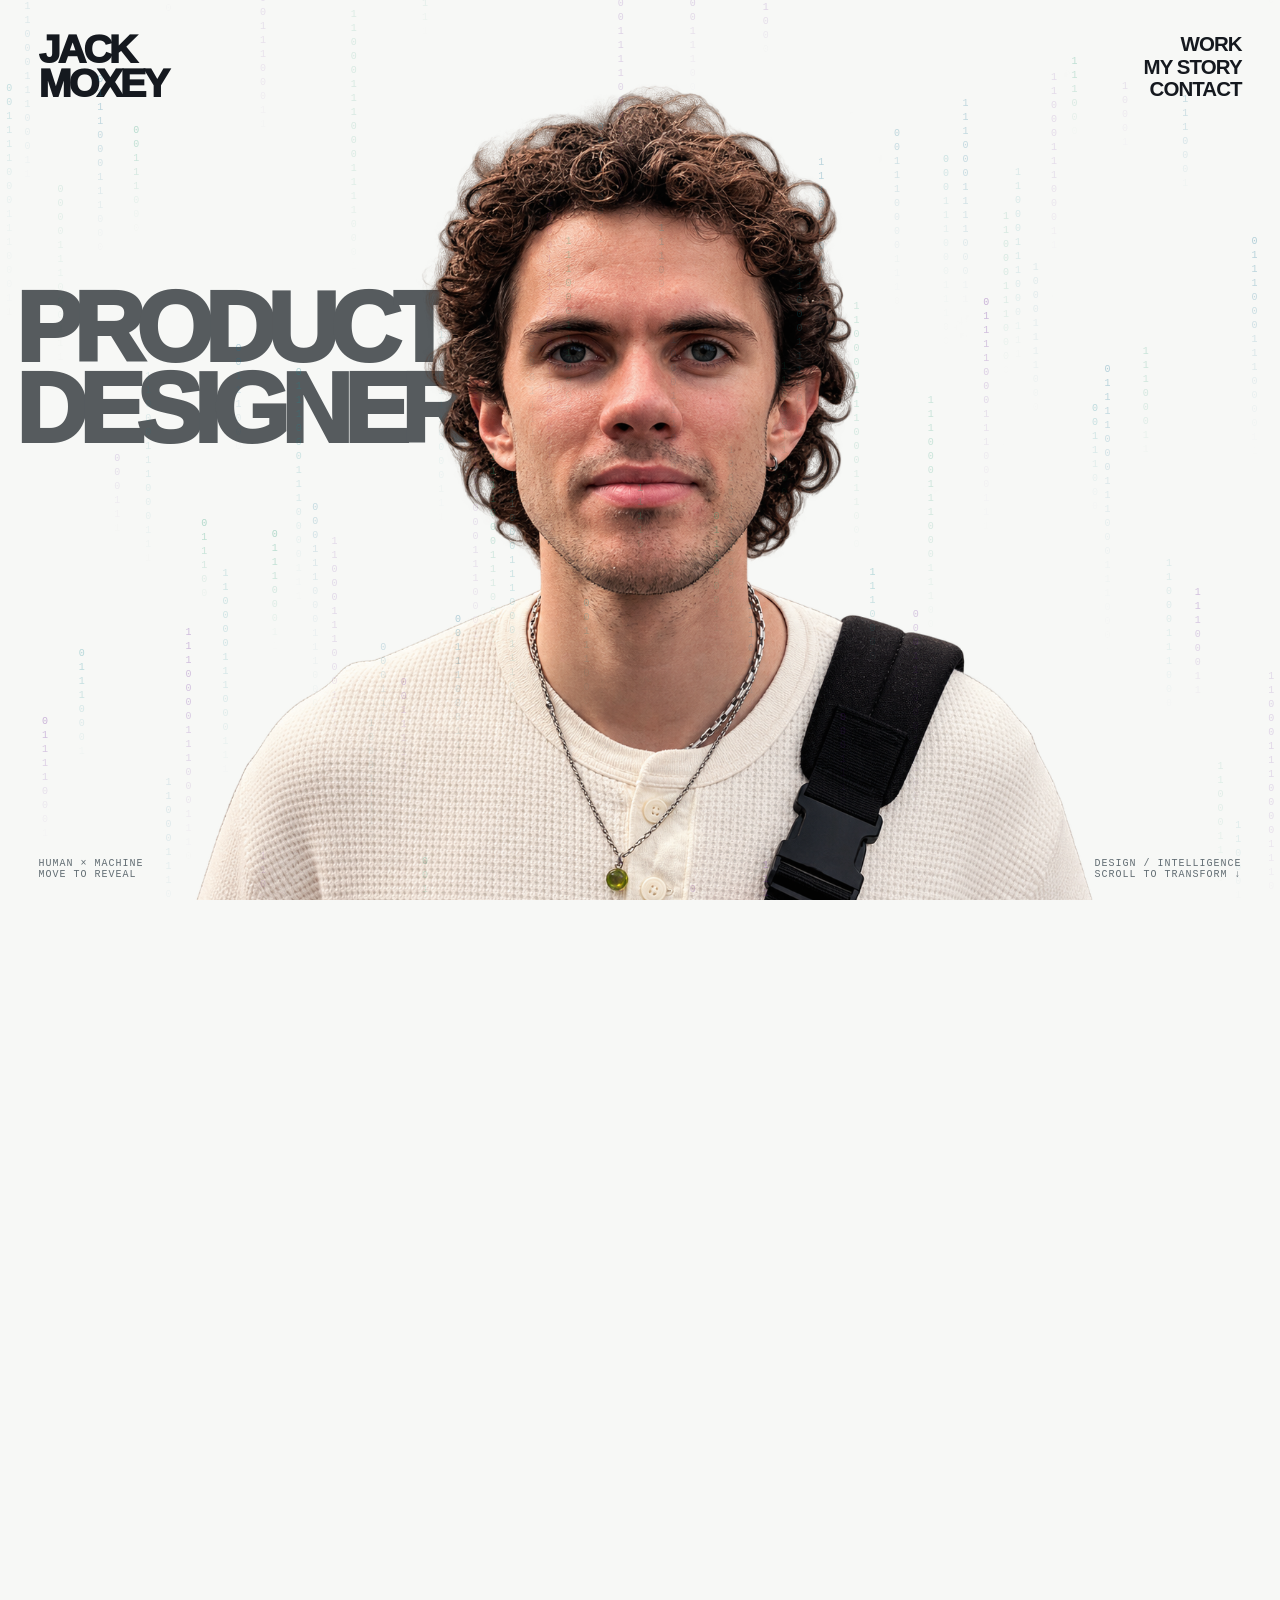
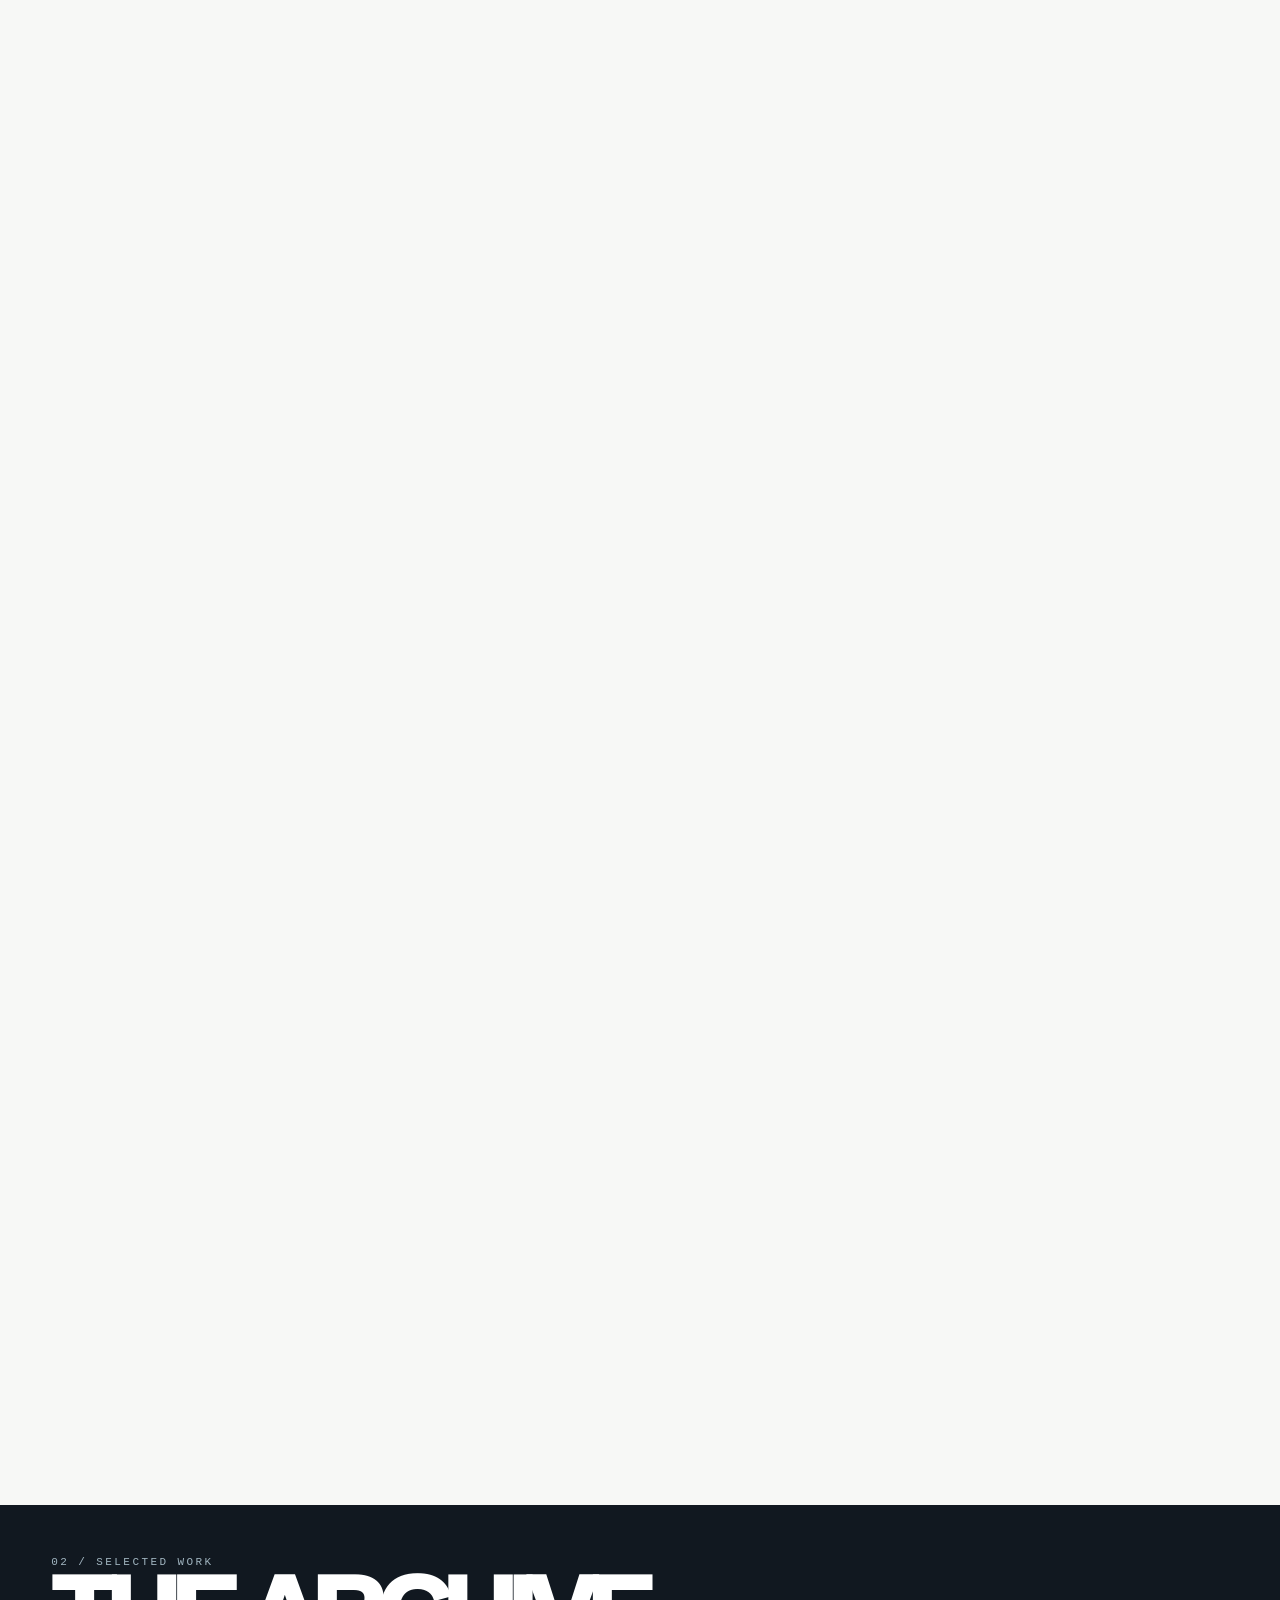
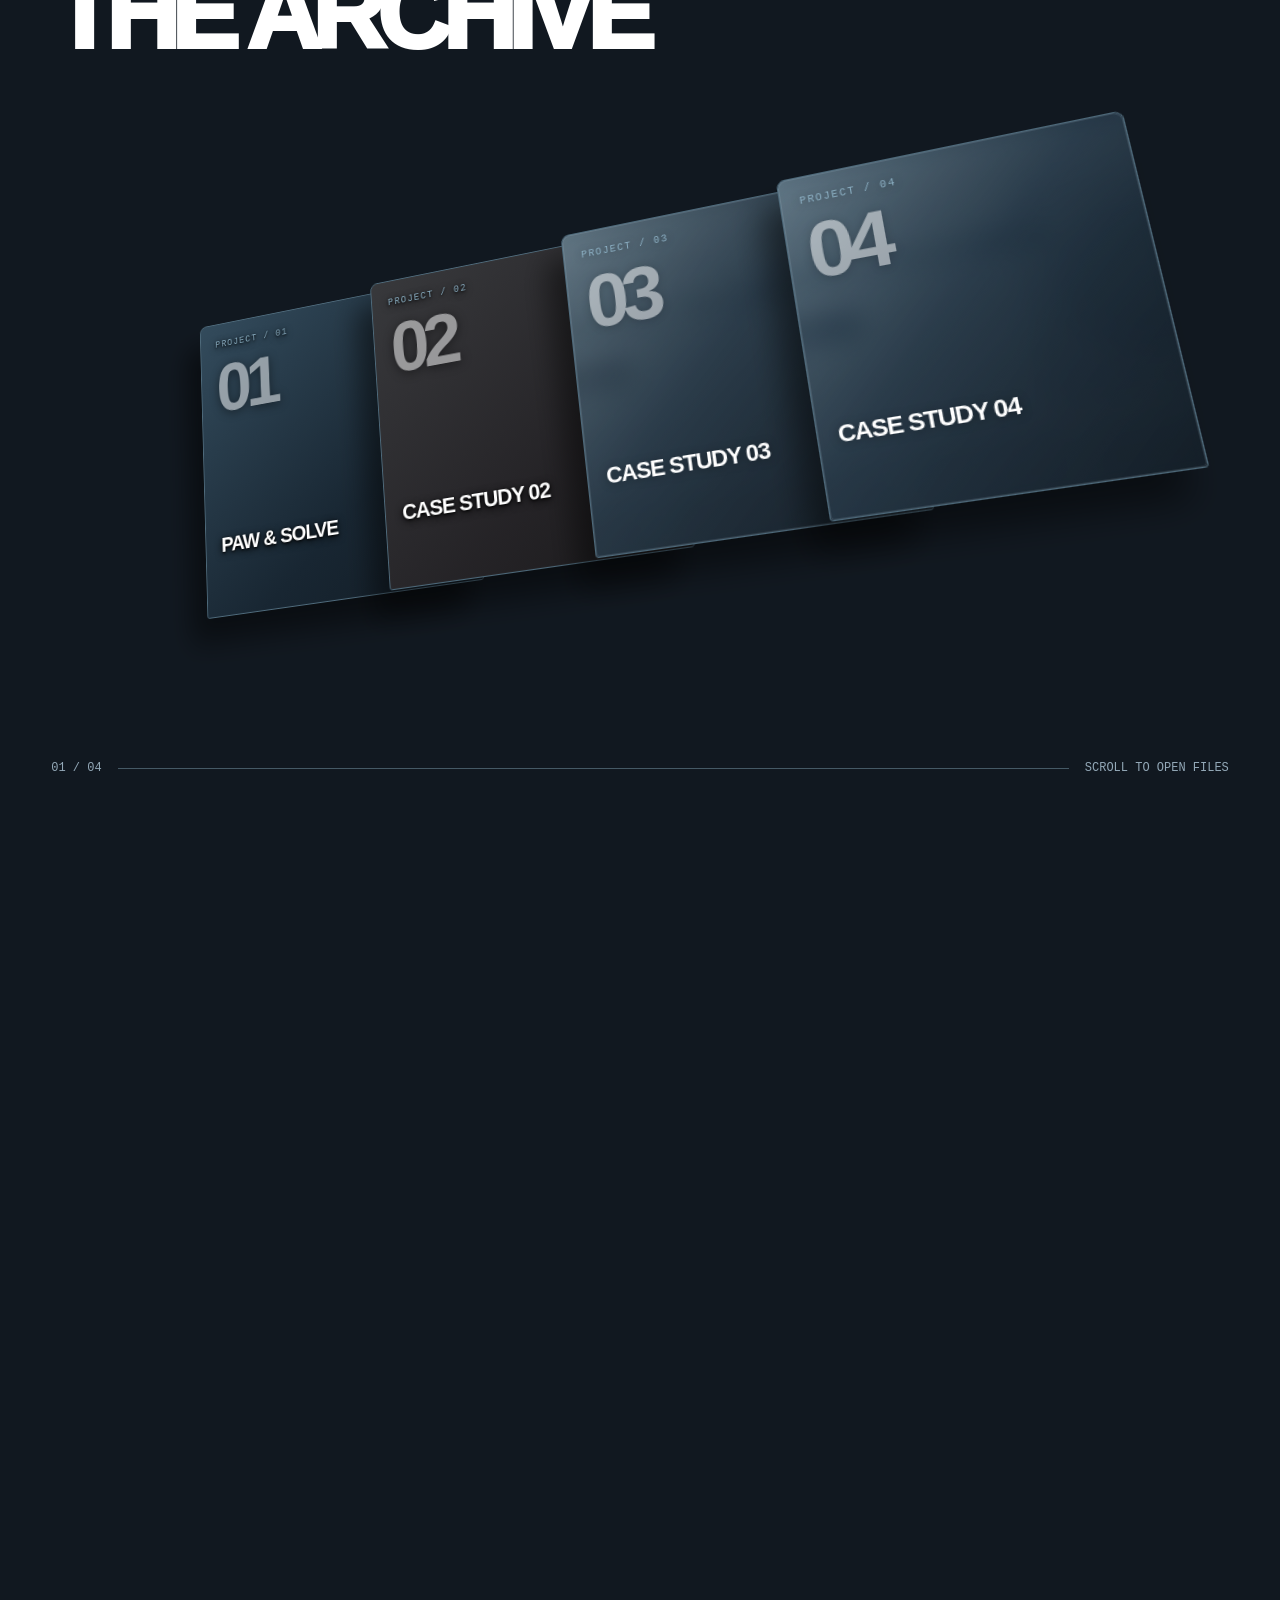
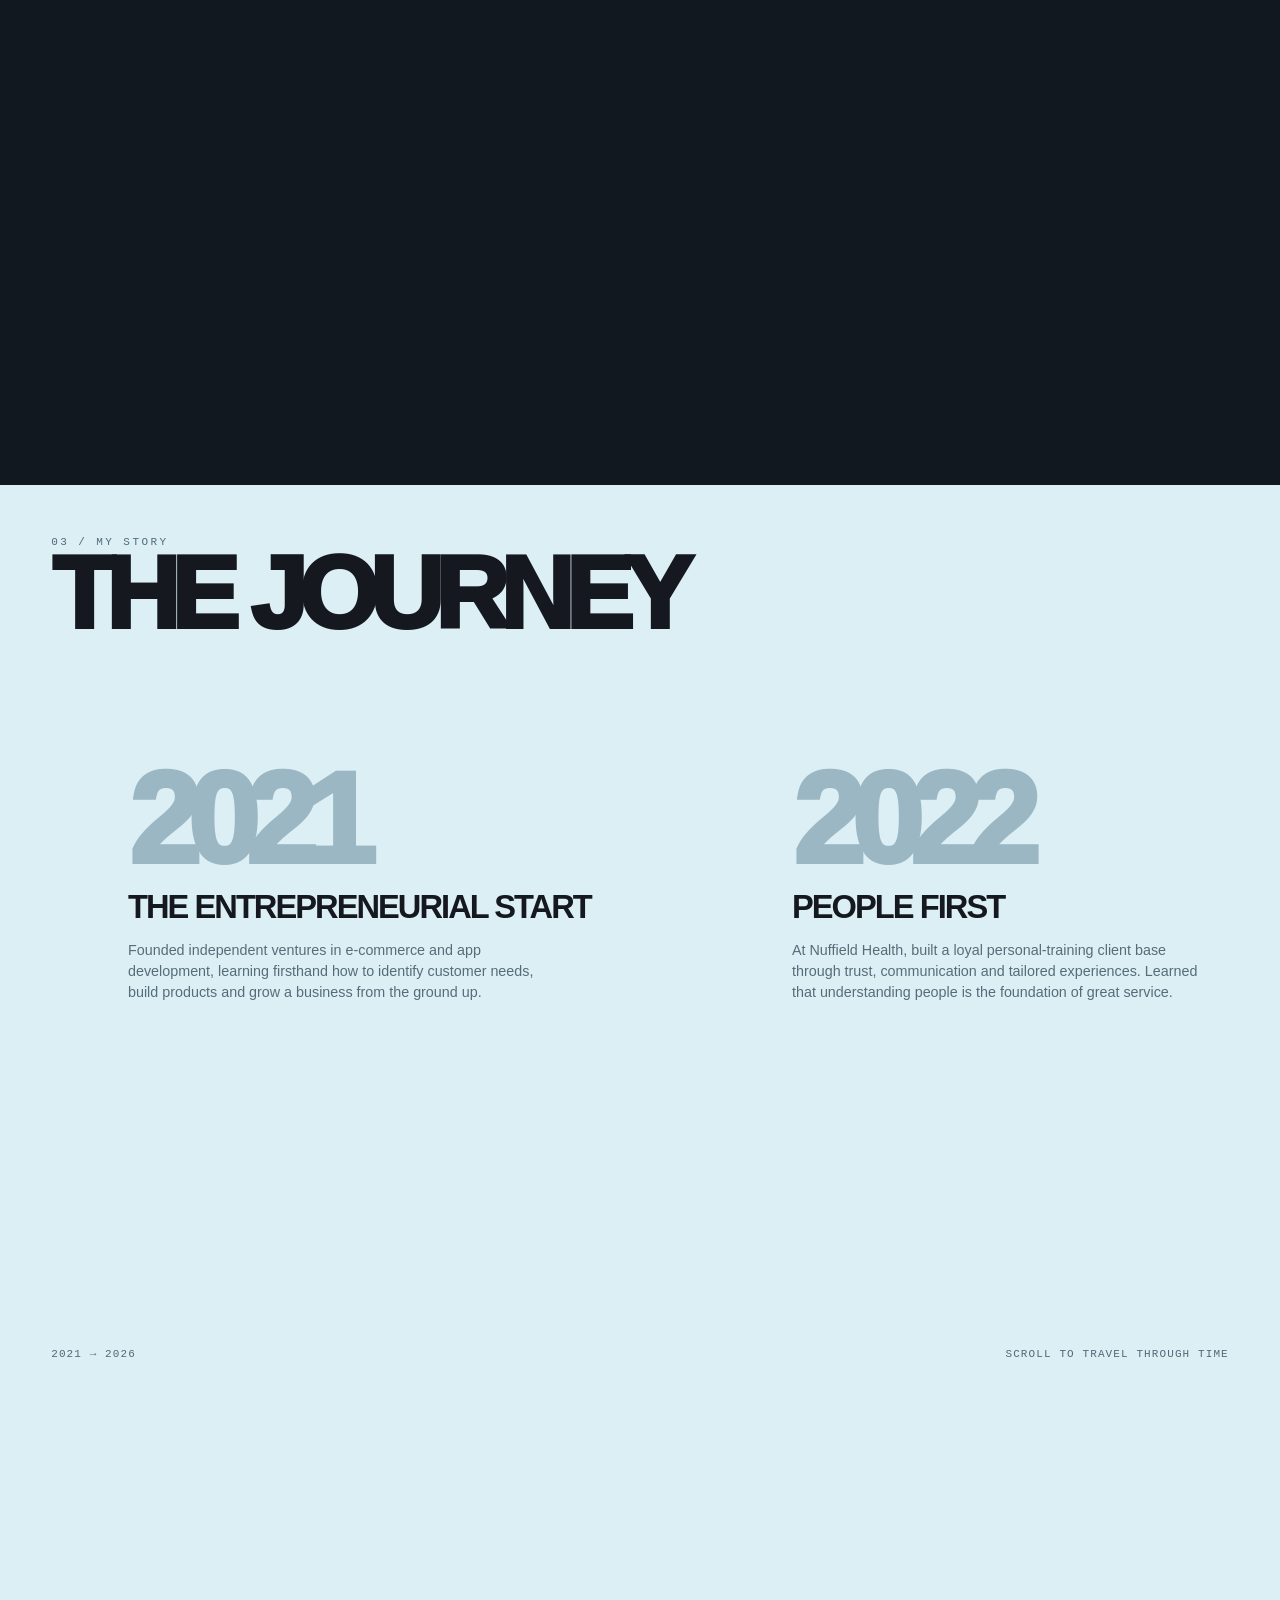
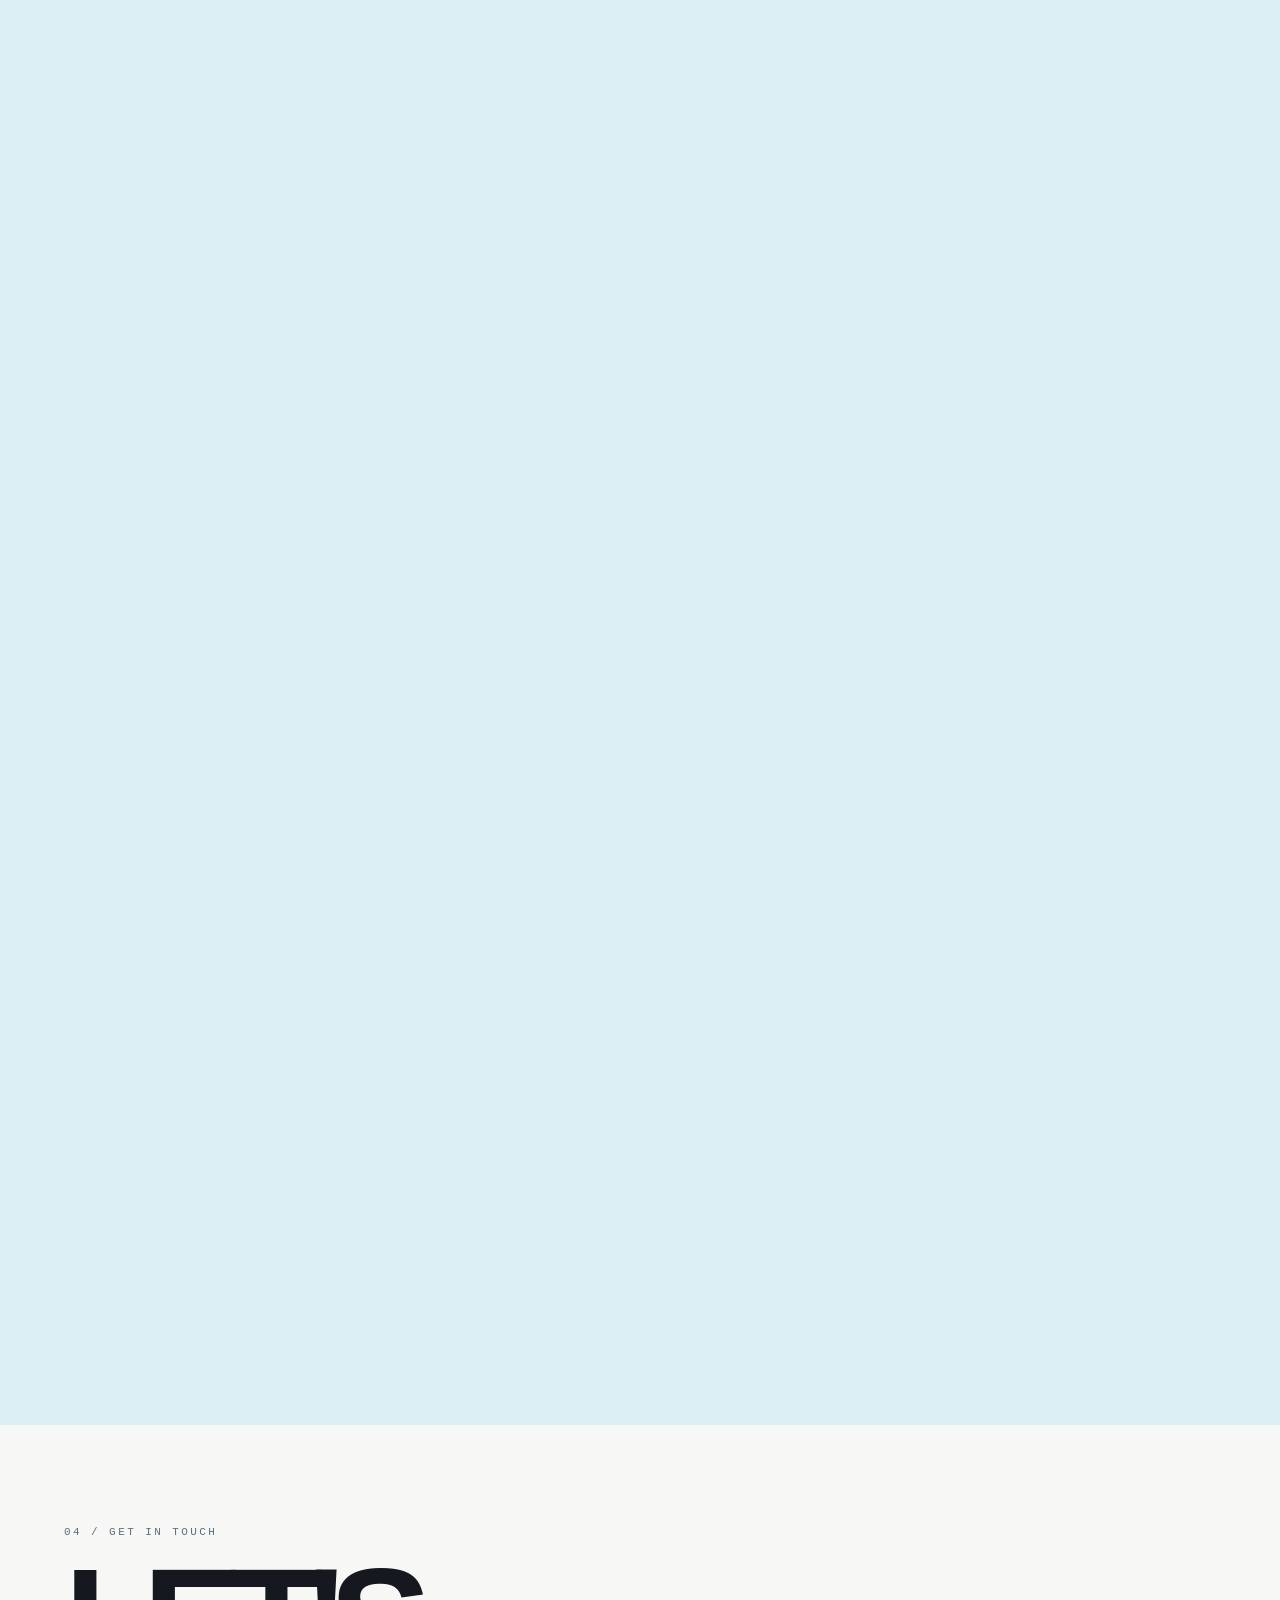
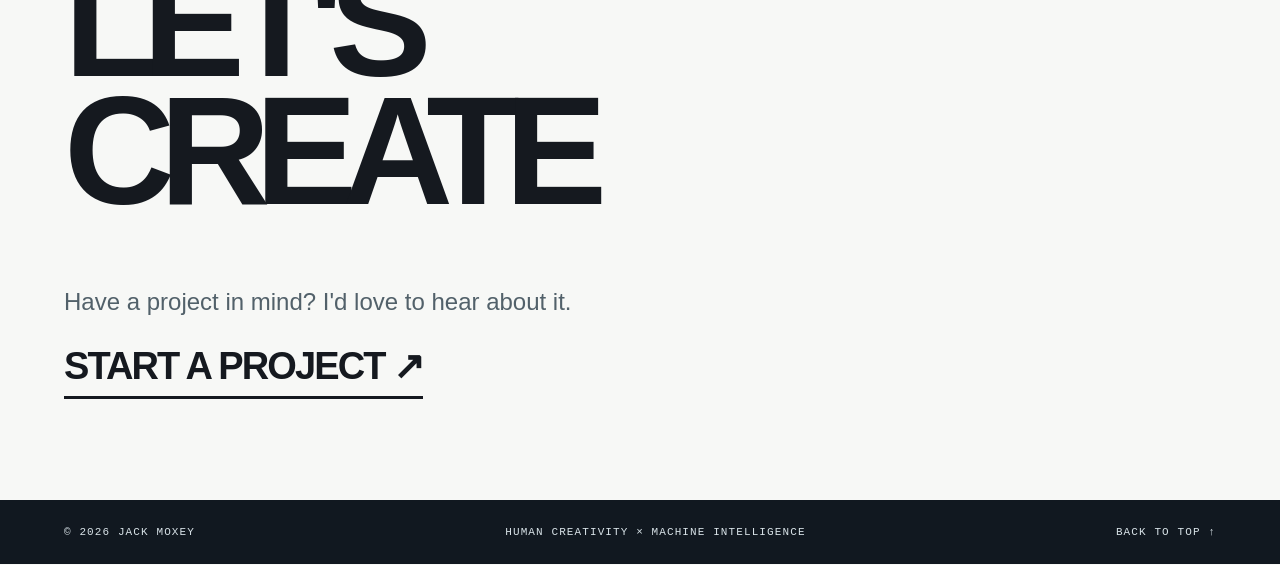
<file: index.html>
<!doctype html>
<html lang="en"><head><meta charset="UTF-8"/><meta name="viewport" content="width=device-width,initial-scale=1"/><meta name="theme-color" content="#f7f8f6"/><title>Jack Moxey | UX Designer & Web Developer — Human × Machine</title><link rel="icon" type="image/x-icon" href="favicon.ico"><link rel="icon" type="image/png" sizes="128x128" href="favicon.png"><meta property="og:type" content="website"><meta property="og:title" content="Jack Moxey | UX Designer & Web Developer — Human × Machine"><meta property="og:description" content="Explore Jack Moxey’s interactive portfolio, featuring UX design, web development, e-commerce and creative digital experiences."><meta property="og:image" content="https://jackmoxey.com/assets/og-cover.jpg"><meta property="og:image:width" content="1200"><meta property="og:image:height" content="630"><meta name="twitter:card" content="summary_large_image"><meta name="description" content="Explore Jack Moxey’s interactive portfolio, featuring UX design, web development, e-commerce and creative digital experiences."><style>
:root{--paper:#f7f8f6;--ink:#15191f;--machine:#111820;--cyan:#22c7f2;--mist:#dceff4}*{box-sizing:border-box}html{scroll-behavior:smooth}body{margin:0;background:var(--paper);color:var(--ink);font-family:Arial,Helvetica,sans-serif;overflow-x:hidden}button,a{font:inherit}a{color:inherit;text-decoration:none}button{cursor:pointer}::selection{background:#22c7f2;color:#111820}.hero{height:100svh;min-height:650px;position:relative;overflow:hidden;background:var(--paper);isolation:isolate}.binary{position:absolute;inset:0;width:100%;height:100%;opacity:.7;pointer-events:none}.topbar{position:absolute;z-index:20;left:clamp(20px,3vw,48px);right:clamp(20px,3vw,48px);top:clamp(18px,2.6vw,38px);display:flex;justify-content:space-between;align-items:flex-start}.brand{font-size:clamp(26px,3.1vw,52px);font-weight:950;letter-spacing:-.075em;line-height:.84}.nav{display:flex;flex-direction:column;align-items:flex-end;gap:1px}.nav a{font-size:clamp(14px,1.6vw,24px);font-weight:900;letter-spacing:-.045em;line-height:1.05;transition:opacity .2s}.nav a:hover{opacity:.42}.hero-title{position:absolute;left:5vw;top:34%;z-index:2;font-size:clamp(55px,9vw,160px);font-weight:950;line-height:.82;letter-spacing:-.095em;color:#565b5e;pointer-events:none}.hero-title span{display:block}.portrait-stage{position:absolute;z-index:4;bottom:-1.5%;left:50%;height:min(85vh,860px);width:min(72vw,780px);transform:translateX(-50%);pointer-events:none}.portrait-mover{width:100%;height:100%;position:relative;will-change:transform}.portrait-layer{position:absolute;inset:0;width:100%;height:100%;object-fit:contain;object-position:bottom center;user-select:none;-webkit-user-drag:none}.portrait-layer.human{z-index:4;clip-path:inset(0 var(--split,0%) 0 0)}.portrait-layer.android{z-index:3;mask-image:radial-gradient(circle 105px at var(--mx,-500px) var(--my,-500px),#000 0%,#000 51%,transparent 100%);-webkit-mask-image:radial-gradient(circle 105px at var(--mx,-500px) var(--my,-500px),#000 0%,#000 51%,transparent 100%)}.portrait-hit{position:absolute;z-index:10;inset:0;pointer-events:auto;cursor:crosshair}.eyes{position:absolute;inset:0;z-index:4;pointer-events:none;mask-image:radial-gradient(circle 105px at var(--mx,-500px) var(--my,-500px),#000 0%,#000 51%,transparent 100%);-webkit-mask-image:radial-gradient(circle 105px at var(--mx,-500px) var(--my,-500px),#000 0%,#000 51%,transparent 100%)}.eye{position:absolute;width:1.9%;aspect-ratio:1;top:38%;border-radius:50%;background:radial-gradient(circle,#fff 0 10%,#30e6ff 20% 45%,#026da7 55%,transparent 72%);filter:drop-shadow(0 0 5px #00c8ff);transform:translate(-50%,-50%)}.eye.left{left:39%}.eye.right{left:61%}.hero-bottom{position:absolute;z-index:11;bottom:20px;left:3vw;right:3vw;display:flex;justify-content:space-between;font-family:monospace;letter-spacing:.1em;color:#626d73;font-size:10px;pointer-events:none}.hero-bottom span:last-child{text-align:right}.section-heading{font-size:clamp(50px,8vw,130px);letter-spacing:-.085em;line-height:.9;margin:0;font-weight:950}.archive-track{height:420vh;position:relative;background:var(--machine);color:white}.archive-sticky{position:sticky;top:0;height:100svh;min-height:600px;overflow:hidden;display:flex;flex-direction:column;padding:clamp(22px,4vw,60px)}.eyebrow{font-family:monospace;font-size:11px;letter-spacing:.22em;text-transform:uppercase;color:#a1b5c0}.archive-heading{z-index:4;position:relative}.archive-heading .section-heading{font-size:clamp(52px,8vw,120px)}.archive-space{position:absolute;inset:0;perspective:1100px;display:flex;justify-content:center;align-items:center;transform:translateY(5vh)}.folder-deck{position:relative;width:min(90vw,1000px);height:min(50vh,420px);transform:rotateX(12deg) rotateY(-13deg) rotateZ(-7deg);transform-style:preserve-3d}.folder{position:absolute;top:10%;height:77%;width:31%;left:calc(1% + var(--i)*22%);border:1px solid #4e6a7b;background:linear-gradient(140deg,#334b5c,#182632 65%,#121c25);box-shadow:-18px 24px 30px #0007,inset 0 1px #9cc1d030;border-radius:8px 8px 3px 3px;transform:translate3d(0,var(--lift,0px),calc(var(--i)*25px));transition:box-shadow .25s;overflow:hidden;display:flex;flex-direction:column;justify-content:space-between;padding:18px;will-change:transform}.folder:before{content:"";position:absolute;inset:0 0 auto;height:6px;background:linear-gradient(90deg,transparent,#22c7f2aa,transparent);opacity:var(--active,0)}.folder .file-no{font-size:clamp(34px,6vw,90px);font-weight:900;letter-spacing:-.09em;opacity:.25}.folder .file-title{font-size:clamp(13px,1.7vw,23px);font-weight:850;letter-spacing:-.05em}.folder .file-type{font:10px monospace;letter-spacing:.14em;color:#8db1c5}.folder button{align-self:flex-start;border:1px solid #9bb3bf;border-radius:30px;padding:8px 12px;background:transparent;color:white;font-size:11px;margin-top:12px}.folder button:hover{background:var(--cyan);color:#101820}.archive-progress{position:absolute;bottom:30px;left:4vw;right:4vw;display:flex;align-items:center;gap:16px;font:12px monospace;color:#93a8b7}.archive-line{height:1px;background:#455965;flex:1}.archive-line b{display:block;width:0;height:100%;background:var(--cyan)}.story-track{height:460vh;background:var(--mist);position:relative}.story-sticky{height:100svh;min-height:600px;position:sticky;top:0;overflow:hidden;padding:clamp(22px,4vw,60px)}.story-head{position:relative;z-index:2}.story-viewport{position:absolute;left:0;right:0;top:30%;bottom:12%;overflow:hidden}.story-strip{height:100%;display:flex;gap:5vw;align-items:center;padding-left:10vw;will-change:transform}.milestone{flex:0 0 min(58vw,600px);height:80%;display:flex;flex-direction:column;justify-content:center;position:relative}.milestone .year{font-size:clamp(70px,12vw,190px);font-weight:950;letter-spacing:-.1em;line-height:.9;color:#9bb7c4}.milestone .milestone-name{font-size:clamp(23px,3vw,46px);font-weight:900;letter-spacing:-.06em;max-width:480px}.milestone p{max-width:370px;color:#556d79;line-height:1.6;font-size:clamp(13px,1.3vw,17px)}.milestone:after{content:"";position:absolute;bottom:6%;left:0;width:100%;height:1px;background:#7e9da9}.milestone:before{content:"";position:absolute;bottom:calc(6% - 4px);left:0;width:9px;height:9px;border-radius:50%;background:#1c6b86}.story-foot{position:absolute;bottom:25px;left:4vw;right:4vw;display:flex;justify-content:space-between;font:11px monospace;letter-spacing:.1em;color:#506977}.contact{min-height:75svh;background:var(--paper);padding:clamp(40px,7vw,110px) 5vw;display:flex;flex-direction:column;justify-content:center;align-items:flex-start}.contact h2{font-size:clamp(66px,12vw,180px);line-height:.83;letter-spacing:-.1em;margin:22px 0 45px}.contact p{max-width:600px;color:#52616a;line-height:1.5;font-size:clamp(16px,2vw,24px)}.email-link{border-bottom:3px solid var(--ink);font-size:clamp(19px,3vw,38px);font-weight:800;letter-spacing:-.05em;padding-bottom:8px}.email-link:hover{color:#1388a6;border-color:#1388a6}.footer{background:#111820;color:#d9e3e8;padding:26px 5vw;display:flex;justify-content:space-between;gap:20px;font:11px monospace;letter-spacing:.1em}.note{color:#617481;font-size:12px}.skip{position:absolute;left:-999px}.skip:focus{left:10px;top:10px;z-index:100;background:white;padding:12px}.mobile-hint{display:none}@media(max-width:650px){.hero{min-height:590px}.hero-title{top:29%;left:4vw;font-size:clamp(48px,13vw,88px)}.portrait-stage{width:110vw;height:72vh;bottom:-1%}.hero-bottom{font-size:8px}.archive-sticky,.story-sticky{min-height:500px}.folder-deck{width:120vw;transform:scale(.82) rotateX(12deg) rotateY(-13deg) rotateZ(-7deg)}.folder{padding:9px}.folder .file-title{font-size:13px}.folder button{font-size:9px;padding:6px}.milestone{flex-basis:80vw}.mobile-hint{display:block}.footer{flex-direction:column}}@media(prefers-reduced-motion:reduce){html{scroll-behavior:auto}*,*:before,*:after{animation-duration:.01ms!important;transition-duration:.01ms!important}}

/* Prototype V2: scroll transformation and fluid cursor reveal */
.hero-track{height:430svh;position:relative;background:var(--paper)}
.hero-sticky{position:sticky;top:0;height:100svh;min-height:0;overflow:hidden;isolation:isolate}
.machine-background{position:absolute;inset:0;background:radial-gradient(ellipse at 75% 44%,#24415b 0%,#111f30 42%,#080e17 100%);clip-path:inset(0 calc(100% - var(--split,100%)) 0 0);pointer-events:none;z-index:0}
/* split value denotes right side reveal width; at 0 no machine background */
.machine-background{clip-path:inset(0 0 0 calc(100% - var(--split,0%)))}
.hero-title{z-index:2;left:3.8vw;top:31%;font-size:clamp(55px,8.5vw,148px)}
.machine-title{position:absolute;right:3.8vw;top:31%;z-index:2;text-align:right;font-size:clamp(55px,8.5vw,148px);font-weight:950;line-height:.82;letter-spacing:-.09em;color:#dce9f3;opacity:var(--machine-text,0);pointer-events:none}
.machine-title span{display:block}
.portrait-stage{height:min(98vh,1040px);width:min(85vw,980px);bottom:-2%;z-index:5}
.portrait-layer{object-fit:contain;object-position:bottom center}
.portrait-layer.android{z-index:3;mask-image:none;-webkit-mask-image:none;clip-path:inset(0 0 0 var(--portrait-split,100%))}
.portrait-layer.human{z-index:4;clip-path:inset(0 var(--split,0%) 0 0)}
.portrait-mover{transform:translate3d(0,0,0)}
.fluid-reveal{position:absolute;inset:0;width:100%;height:100%;z-index:9;pointer-events:none}
.hero .topbar{z-index:21}.hero .hero-bottom{z-index:21}
.hero .nav a,.hero .brand{mix-blend-mode:difference;color:#fff}
@media(max-width:650px){.hero-track{height:360svh}.portrait-stage{width:135vw;height:86svh;bottom:-1%}.hero-title{font-size:clamp(43px,12vw,80px);top:30%;left:3vw}.machine-title{font-size:clamp(40px,11vw,75px);top:46%;right:3vw}.hero .topbar{top:20px}}

/* V2.1 fixes: explicit light-header contrast and dependable CSS-mask reveal. */
.hero .brand,.hero .nav a{color:#15191f!important;mix-blend-mode:normal!important;text-shadow:none!important}
.hero.transformed .nav a{color:#e8f3fa!important}
.binary{opacity:.96}
.reveal-overlay{position:absolute;inset:0;z-index:12;pointer-events:none;opacity:0;transition:opacity .18s ease;background:radial-gradient(ellipse at 75% 44%,#24415b 0%,#111f30 42%,#080e17 100%);--mx:-9999px;--my:-9999px;
-webkit-mask-image:radial-gradient(ellipse 126px 119px at var(--mx) var(--my),#000 46%,transparent 100%),radial-gradient(ellipse 60px 94px at calc(var(--mx) + 65px) calc(var(--my) - 20px),#000 18%,transparent 100%),radial-gradient(ellipse 79px 51px at calc(var(--mx) - 57px) calc(var(--my) + 46px),#000 12%,transparent 100%);
mask-image:radial-gradient(ellipse 126px 119px at var(--mx) var(--my),#000 46%,transparent 100%),radial-gradient(ellipse 60px 94px at calc(var(--mx) + 65px) calc(var(--my) - 20px),#000 18%,transparent 100%),radial-gradient(ellipse 79px 51px at calc(var(--mx) - 57px) calc(var(--my) + 46px),#000 12%,transparent 100%)}
.reveal-overlay.active{opacity:1}
.reveal-robot-stage{position:absolute;bottom:-2%;left:50%;height:min(98vh,1040px);width:min(85vw,980px);pointer-events:none}
.reveal-robot-stage img{position:absolute;inset:0;width:100%;height:100%;object-fit:contain;object-position:bottom center}
@media(max-width:650px){.reveal-robot-stage{width:135vw;height:86svh;bottom:-1%}.hero.transformed .nav a{color:#e8f3fa!important}}

/* V2.2 — measured portrait registration and editorial typography spacing */
.hero .hero-title{left:1.2vw;top:32%;font-size:clamp(48px,7.7vw,132px);letter-spacing:-.085em}
.hero .machine-title{right:1.0vw;top:32%;font-size:clamp(48px,7.5vw,132px);letter-spacing:-.085em}
.hero .brand{transition:color .13s ease,text-shadow .13s ease}
.hero .brand.reveal-over-brand{color:#f0f7fb!important;text-shadow:0 1px 12px #08121d88!important}
@media(max-width:650px){.hero .hero-title{left:1.5vw;top:30%;font-size:clamp(41px,11.2vw,78px)}.hero .machine-title{right:1vw;top:46%;font-size:clamp(40px,10.2vw,72px)}}

/* V2.4: dark text on paper; light only where the cursor or scroll reveal is dark. */
.hero .brand,.hero .nav a{color:#15191f!important;mix-blend-mode:normal!important;text-shadow:none!important}
.hero .brand.reveal-over-brand,.hero .nav a.reveal-over-brand{color:#f0f7fb!important;text-shadow:0 1px 12px #08121d88!important}
.hero.transformed .nav a{color:#f0f7fb!important}
.hero.transformed .nav a.reveal-over-brand{color:#f0f7fb!important}
.hero .hero-bottom{color:#626d73!important;mix-blend-mode:normal!important}
/* Mirror the two hero headlines only in the revealed dark area; preserve the portrait's layering. */
.hero .hero-title,.hero .machine-title{transition:color .16s ease}
.hero .hero-title.reveal-contrast{color:#e4f0f6!important}
.hero .machine-title.reveal-contrast{color:#e4f0f6!important}


.hero .reveal-type{z-index:13;pointer-events:none;opacity:0;color:#e8f2f9!important;transition:opacity .15s ease;
-webkit-mask-image:radial-gradient(ellipse 126px 119px at var(--mx,-9999px) var(--my,-9999px),#000 46%,transparent 100%),radial-gradient(ellipse 60px 94px at calc(var(--mx,-9999px) + 65px) calc(var(--my,-9999px) - 20px),#000 18%,transparent 100%),radial-gradient(ellipse 79px 51px at calc(var(--mx,-9999px) - 57px) calc(var(--my,-9999px) + 46px),#000 12%,transparent 100%);
mask-image:radial-gradient(ellipse 126px 119px at var(--mx,-9999px) var(--my,-9999px),#000 46%,transparent 100%),radial-gradient(ellipse 60px 94px at calc(var(--mx,-9999px) + 65px) calc(var(--my,-9999px) - 20px),#000 18%,transparent 100%),radial-gradient(ellipse 79px 51px at calc(var(--mx,-9999px) - 57px) calc(var(--my,-9999px) + 46px),#000 12%,transparent 100%)}
.hero:has(.reveal-overlay.active) .reveal-type{opacity:1}
.hero .machine-type{opacity:0}
.hero:has(.reveal-overlay.active) .machine-type{opacity:var(--machine-text,0)}


/* V3 additions: ambient binary is global and cursor smoke sits above the page without blocking interactions */
#binary{display:none!important}
#globalBinary{position:fixed;inset:0;width:100vw;height:100vh;pointer-events:none;user-select:none;z-index:30}
#globalBinary{opacity:.78}
/* The previews are behind the actual folder labels, like miniature sites seen through frosted glass. */
.folder{isolation:isolate}
.folder-preview{position:absolute;inset:-7%;background-position:center;background-size:cover;filter:blur(10px) saturate(.72);opacity:var(--preview-opacity,.12);transform:scale(1.1);transition:opacity .15s linear;z-index:-2;pointer-events:none}
.folder-frost{position:absolute;inset:0;z-index:-1;pointer-events:none;background:linear-gradient(135deg,rgba(206,229,240,.19),rgba(28,48,65,.50) 45%,rgba(8,19,29,.63));backdrop-filter:blur(3px);-webkit-backdrop-filter:blur(3px)}
/* Paw & Solve: preserve legible screenshot while retaining a light glass finish. */
.folder--paw .folder-preview{filter:blur(1.1px) saturate(1.06) contrast(1.06);transform:scale(1.035);opacity:var(--preview-opacity,.35)}
.folder--paw .folder-frost{background:linear-gradient(135deg,rgba(206,229,240,.08),rgba(18,38,51,.14) 50%,rgba(8,19,29,.25));backdrop-filter:blur(.4px);-webkit-backdrop-filter:blur(.4px)}
.folder .file-type,.folder .file-no,.folder .file-title,.folder button{position:relative;z-index:2;text-shadow:0 1px 9px rgba(0,0,0,.35)}
.folder .file-no{opacity:.5}
.folder:after{content:'';position:absolute;inset:0;pointer-events:none;border:1px solid rgba(212,239,250,.12);border-radius:inherit}
@media (prefers-reduced-motion:reduce){#globalBinary{display:none}}
/* V5.5: fix actual stacking order of Paw & Solve screenshot.
   Earlier negative z-index layers were painted behind the opaque folder background. */
.folder--paw{isolation:isolate}
.folder--paw .folder-preview{
  z-index:0;
  inset:0;
  background-position:center center;
  background-size:cover;
  transform:scale(1.015);
  filter:blur(.5px) saturate(1.08) contrast(1.06);
  opacity:var(--preview-opacity,.72);
  transition:opacity .25s ease,filter .25s ease;
}
.folder--paw .folder-frost{
  z-index:1;
  background:linear-gradient(180deg,rgba(9,24,29,.08) 0%,rgba(9,24,29,.02) 40%,rgba(6,18,25,.57) 100%);
  backdrop-filter:none;
  -webkit-backdrop-filter:none;
}
.folder--paw > div:not(.folder-preview):not(.folder-frost){position:relative;z-index:2}
.folder--paw.file-open .folder-preview{filter:blur(0px) saturate(1.1) contrast(1.08);opacity:1}
.folder--paw.file-open .folder-frost{background:linear-gradient(180deg,rgba(7,20,25,.01) 0%,rgba(7,20,25,.01) 44%,rgba(7,20,25,.48) 100%)}
.folder--paw .file-no{opacity:.66;text-shadow:0 2px 9px #071b25a8}
.folder--paw .file-title,.folder--paw .file-type,.folder--paw button{text-shadow:0 2px 7px #06151cf2,0 1px 2px #06151c}
/* V4.0: unchanged fluid motion, native-density antialiased reveal mask. */
#inkCanvas{position:absolute;inset:0;width:100%;height:100%;pointer-events:none;z-index:12;display:block}
#revealOverlay{display:none!important}
.hero .reveal-type{display:none!important}
.hero .topbar{z-index:25}
@media(prefers-reduced-motion:reduce){#inkCanvas{display:none}}

/* V4.8 — full-machine hold, typography exit, fixed portrait and full-screen binary-blue cleansing wave.
   All cursor-fluid, archive, timeline and contact rules remain unchanged. */
.hero-track{height:345svh}
.hero{--dissolve:0;--hero-exit:0}
.hero .portrait-stage{opacity:1;scale:1;transform-origin:50% 72%;}
.hero .hero-title,.hero .machine-title{opacity:calc((1 - var(--hero-exit)) * (1 - var(--text-exit,0)) * var(--title-visibility,1))}
.hero .machine-title{--title-visibility:var(--machine-text,0)}
.hero .hero-title{--title-visibility:1}
.hero .hero-bottom{opacity:calc(1 - var(--hero-exit))}
.hero .topbar{opacity:calc(1 - var(--hero-exit))}
.hero .machine-background{background:radial-gradient(ellipse at 75% 44%,#24415b 0%,#111f30 42%,#080e17 100%)}
#blueDissolve{position:absolute;inset:0;width:100%;height:100%;pointer-events:none;z-index:16;opacity:1}
.hero-transition-shade{position:absolute;inset:0;z-index:15;pointer-events:none;background:#111820;opacity:var(--hero-exit,0)}
/* The wave affects only the robot. The archive and cursor simulation are untouched. */
.hero.wave-stage .reveal-overlay,.hero.wave-stage #inkCanvas{opacity:0!important;visibility:hidden!important}
.hero.wave-stage .portrait-layer.human{visibility:hidden}
.hero.wave-stage .reveal-type{opacity:0!important}
.hero.wave-stage .portrait-layer.android{will-change:clip-path}

@media(max-width:650px){.hero-track{height:420svh}}
@media(prefers-reduced-motion:reduce){#blueDissolve{display:none}}

/* V4.9: Explore controls appear only after a case-study file reaches its full 25% lift. */
.folder button[data-project]{opacity:0;visibility:hidden;pointer-events:none;transform:translateY(8px);transition:opacity .22s ease,transform .22s ease,visibility 0s linear .22s}
.folder.file-open button[data-project]{opacity:1;visibility:visible;pointer-events:auto;transform:translateY(0);transition:opacity .22s ease,transform .22s ease,visibility 0s}
.folder button[data-project]:disabled{cursor:default}

/* V5.1 — journey layout correction: fit milestones below heading, remove line overlay */
.story-viewport{top:31%;bottom:8%;overflow:hidden}
.story-strip{align-items:stretch;gap:5vw}
.milestone{height:100%;min-height:0;justify-content:flex-start;padding:0 0 14px;overflow:hidden}
.milestone .year{font-size:clamp(72px,10vw,142px);line-height:.88;flex-shrink:0}
.milestone .milestone-name{font-size:clamp(22px,2.55vw,37px);line-height:1.13;max-width:490px;margin-top:12px;flex-shrink:0}
.milestone p{font-size:clamp(13px,1.12vw,16px);line-height:1.48;max-width:420px;margin:14px 0 0}
.milestone:before,.milestone:after{display:none!important}
@media(max-width:650px){.story-viewport{top:27%;bottom:10%}.milestone .year{font-size:clamp(65px,16vw,105px)}.milestone .milestone-name{font-size:clamp(22px,5.2vw,30px)}.milestone p{font-size:13px;line-height:1.4}}
@media(max-height:720px) and (min-width:651px){.story-viewport{top:30%;bottom:8%}.milestone .year{font-size:clamp(70px,9vw,120px)}.milestone .milestone-name{font-size:clamp(22px,2.4vw,33px);margin-top:8px}.milestone p{font-size:14px;line-height:1.35;margin-top:9px}}

/* V5.2 — restrained precision reticle; presentation-only, never intercepts input. */
@media (hover:hover) and (pointer:fine) and (prefers-reduced-motion:no-preference){
  html.has-custom-cursor,html.has-custom-cursor body,html.has-custom-cursor a,html.has-custom-cursor button,html.has-custom-cursor .portrait-hit{cursor:none!important}
  #precisionCursor{position:fixed;left:0;top:0;width:27px;height:27px;border:1.5px solid #12b8e6;border-radius:50%;pointer-events:none;z-index:2147483647;transform:translate3d(-100px,-100px,0) translate(-50%,-50%);opacity:0;transition:width .2s ease,height .2s ease,opacity .15s ease,border-color .2s ease;mix-blend-mode:difference;will-change:transform}
  #precisionCursor:after{content:"";position:absolute;left:50%;top:50%;width:4px;height:4px;border-radius:50%;background:#24d5ff;transform:translate(-50%,-50%)}
  #precisionCursor.is-visible{opacity:1}
  #precisionCursor.is-action{width:42px;height:42px;border-color:#5be8ff}
  #precisionCursor.is-pressed{width:19px;height:19px}
}

/* V5.6 — guaranteed visible project image: render on folder surface itself,
   above the previous opaque gradient. No glass or blur on Project 01. */
.folder--paw{
  background-image:linear-gradient(to bottom,rgba(8,18,24,.03) 0%,rgba(8,18,24,.02) 53%,rgba(8,18,24,.64) 100%),url('assets/paw-and-solve-homepage.png') !important;
  background-position:center, 63% center !important;
  background-size:cover,cover !important;
  background-repeat:no-repeat !important;
}
.folder--paw .folder-preview,
.folder--paw .folder-frost{display:none !important}
.folder--paw .file-no{opacity:.84;color:#fff;text-shadow:0 2px 12px #000d}
.folder--paw .file-type,.folder--paw .file-title,.folder--paw button{text-shadow:0 2px 8px #000,0 1px 3px #000}


/* V5.9 — Paw & Solve starts identical to the other closed folders.
   The photograph progressively emerges and becomes crisp during its 25% rise. */
.folder--paw{
  background:linear-gradient(140deg,#334b5c,#182632 65%,#121c25) !important;
}
.folder--paw .folder-preview{
  display:block !important;
  position:absolute;inset:0;z-index:0;
  background-position:63% center;background-size:cover;
  transform:scale(1.025);
  opacity:var(--paw-clarity,0) !important;
  filter:blur(calc((1 - var(--paw-clarity,0)) * 10px)) saturate(1.06);
  transition:none;
}
.folder--paw .folder-frost{
  display:block !important;
  position:absolute;inset:0;z-index:1;
  background:linear-gradient(140deg,rgba(51,75,92,.94),rgba(24,38,50,.92) 65%,rgba(18,28,37,.9));
  opacity:calc(1 - var(--paw-clarity,0)) !important;
  backdrop-filter:none !important;-webkit-backdrop-filter:none !important;
  pointer-events:none;
}
.folder--paw > div:not(.folder-preview):not(.folder-frost){position:relative;z-index:2}
.folder--paw .file-no{opacity:calc(.5 + .16 * var(--paw-clarity,0));color:#fff}
.folder--paw.file-open .folder-preview{filter:blur(0px) saturate(1.06)}
.folder--paw.file-open .folder-frost{opacity:0 !important}


/* V6.0 — Mobile/tablet responsive layout; desktop presentation untouched. */
@media (max-width: 767px) {
 html,body{max-width:100%;overflow-x:clip}
 .hero-track{height:360svh}
 .hero,.hero-sticky{min-height:0;height:100svh}
 .hero .topbar{left:5vw;right:5vw;top:max(18px,env(safe-area-inset-top));gap:12px}
 .hero .brand{font-size:clamp(23px,7vw,35px);line-height:.86}
 .hero .nav{gap:5px}
 .hero .nav a{font-size:clamp(12px,3.5vw,16px);line-height:1.15}
 .hero .hero-title{top:27%;left:4vw;font-size:clamp(35px,10.5vw,73px);line-height:.88}
 .hero .machine-title{top:43%;right:4vw;font-size:clamp(34px,10vw,70px);line-height:.88}
 .portrait-stage{width:145vw;height:78svh;bottom:-1%}
 .hero .hero-bottom{left:5vw;right:5vw;bottom:max(15px,env(safe-area-inset-bottom));font-size:8px;gap:12px}
 .archive-track{height:auto!important;min-height:0}
 .archive-sticky{position:relative!important;top:auto;height:auto!important;min-height:0!important;overflow:visible;display:block;padding:64px 5vw 76px}
 .archive-heading{margin-bottom:34px}
 .archive-heading .section-heading{font-size:clamp(43px,12vw,86px);line-height:.94;overflow-wrap:normal}
 .archive-space{position:relative!important;inset:auto!important;display:block!important;transform:none!important;perspective:none!important}
 .folder-deck{position:relative!important;width:100%!important;height:auto!important;display:grid;grid-template-columns:minmax(0,1fr);gap:18px;transform:none!important;transform-style:flat!important}
 .folder{position:relative!important;left:auto!important;top:auto!important;width:100%!important;height:auto!important;min-height:clamp(245px,70vw,370px);transform:none!important;border-radius:10px;padding:20px;will-change:auto}
 .folder .file-no{font-size:clamp(65px,19vw,110px)}
 .folder .file-title{font-size:clamp(20px,5.4vw,29px)}
 .folder .file-type{font-size:11px}
 .folder button{font-size:12px;padding:10px 16px;min-height:44px;min-width:96px;margin-top:15px}
 .folder .folder-preview{z-index:0;opacity:var(--preview-opacity,.6)}
 .folder .folder-frost{z-index:1}
 .folder>div:not(.folder-preview):not(.folder-frost){position:relative;z-index:2}
 .folder--paw .folder-preview{opacity:1!important;filter:none!important}
 .folder--paw .folder-frost{opacity:0!important}
 .archive-progress{position:relative;bottom:auto;left:auto;right:auto;margin-top:28px;font-size:10px}
 .archive-progress span:last-child{font-size:0}
 .archive-progress span:last-child:after{content:"TAP TO EXPLORE";font-size:10px}
 .story-track{height:auto!important;min-height:0}
 .story-sticky{height:auto!important;min-height:0!important;position:relative!important;top:auto;overflow:visible;padding:70px 5vw 75px}
 .story-head .section-heading{font-size:clamp(42px,11.5vw,80px)}
 .story-viewport{position:relative!important;inset:auto!important;top:auto!important;bottom:auto!important;overflow:visible!important;margin-top:42px}
 .story-strip{transform:none!important;height:auto!important;display:flex;flex-direction:column;gap:34px;padding:0!important;align-items:stretch}
 .milestone{flex:none!important;width:100%;height:auto!important;min-height:0;padding:0 0 32px 0}
 .milestone .year{font-size:clamp(75px,22vw,125px);line-height:.95}
 .milestone .milestone-name{font-size:clamp(24px,6.5vw,38px);max-width:100%}
 .milestone p{max-width:580px;font-size:15px;line-height:1.65;margin-bottom:14px}
 .milestone:after{bottom:0}
 .milestone:before{bottom:-4px}
 .story-foot{position:relative;bottom:auto;left:auto;right:auto;margin-top:30px;gap:12px;font-size:10px}
 .story-foot span:last-child{font-size:0}
 .story-foot span:last-child:after{content:"A JOURNEY THROUGH DESIGN";font-size:10px}
 .contact{min-height:65svh;padding:76px 5vw 88px}
 .contact h2{font-size:clamp(62px,17vw,115px);margin:24px 0 34px}
 .contact p{font-size:clamp(16px,4vw,20px)}
 .email-link{font-size:clamp(22px,6vw,32px);min-height:44px}
 .footer{padding:30px 5vw;gap:14px}
}
@media (min-width: 768px) and (max-width: 1024px){
 .folder-deck{width:94vw}
 .archive-heading .section-heading{font-size:clamp(65px,9vw,105px)}
 .milestone{flex-basis:70vw}
 .portrait-stage{width:min(100vw,980px)}
}
@media (max-width: 380px){
 .hero .hero-title{font-size:10vw}
 .hero .machine-title{font-size:9.5vw}
 .archive-heading .section-heading{font-size:11.4vw}
 .folder{min-height:245px}
}
@media (max-width:767px) and (prefers-reduced-motion:reduce){
 .hero-track{height:100svh}
}

/* V9: Kyoto project 02 uses the same reveal treatment as Paw & Solve */
.folder--kyoto .folder-preview{background-position:center center!important;background-size:cover!important}
.folder--kyoto .folder-frost{background:linear-gradient(140deg,rgba(56,55,57,.93),rgba(39,35,37,.87) 65%,rgba(29,26,27,.88))!important}
@media(max-width:767px){.folder--kyoto .folder-preview{opacity:1!important;filter:none!important}.folder--kyoto .folder-frost{opacity:0!important}}

/* V9.4 — only the real iris pixels move; no opaque socket or face patches. */
.robot-eye-layer{position:absolute;inset:0;z-index:6;pointer-events:none;opacity:0}
.hero.transformed .robot-eyes-main{opacity:1}
.robot-eyes-main{clip-path:inset(0 0 0 var(--portrait-split,100%))}
.robot-eye{position:absolute;width:var(--iris-size,20px);height:var(--iris-size,20px);transform:translate(-50%,-50%);pointer-events:none}
.robot-iris{position:absolute;inset:0;background-size:100% 100%;background-repeat:no-repeat;transform:translate(var(--look-x,0px),var(--look-y,0px));will-change:transform}
.robot-eye[data-eye="left"] .robot-iris{background-image:url("assets/robot-pupil-v94-1.png")}
.robot-eye[data-eye="right"] .robot-iris{background-image:url("assets/robot-pupil-v94-2.png")}
@media(prefers-reduced-motion:reduce){.robot-iris{will-change:auto}}
 .sr-only-seo{position:absolute;width:1px;height:1px;padding:0;margin:-1px;overflow:hidden;clip:rect(0,0,0,0);white-space:nowrap;border:0}</style><link rel="canonical" href="https://jackmoxey.com/"><meta property="og:url" content="https://jackmoxey.com/"></head><body><div id="precisionCursor" aria-hidden="true"></div><canvas id="globalBinary" aria-hidden="true"></canvas><a href="#work" class="skip">Skip to work</a>
<h1 class="sr-only-seo">Jack Moxey — UX Designer and Web Developer</h1><section class="hero-track" id="home" aria-label="Interactive Human and Machine introduction"><div class="hero hero-sticky" id="hero">
<div class="machine-background" id="machineBackground"></div><canvas class="binary" id="binary" aria-hidden="true"></canvas>
<header class="topbar"><a class="brand" href="#home">JACK<br>MOXEY</a><nav class="nav" aria-label="Main navigation"><a href="#work">WORK</a><a href="#story">MY STORY</a><a href="contact.html">CONTACT</a></nav></header>
<div class="hero-title"><span>PRODUCT</span><span>DESIGNER</span></div><div class="machine-title" id="machineTitle"><span>AI</span><span>ENGINEER</span></div>
<div class="hero-title reveal-type" aria-hidden="true"><span>PRODUCT</span><span>DESIGNER</span></div><div class="machine-title reveal-type machine-type" aria-hidden="true"><span>AI</span><span>ENGINEER</span></div>
<div class="portrait-stage" id="portraitStage"><div class="portrait-mover" id="portraitMover"><img class="portrait-layer human" id="humanPortrait" src="assets/human.png" alt="Portrait of Jack Moxey"/><img class="portrait-layer android" id="android" src="assets/android-aligned.png" alt=""/><div class="robot-eye-layer robot-eyes-main" aria-hidden="true"><span class="robot-eye" data-eye="left"><span class="robot-iris"></span></span><span class="robot-eye" data-eye="right"><span class="robot-iris"></span></span></div></div></div>
<div class="reveal-overlay" id="revealOverlay" aria-hidden="true"><div class="reveal-robot-stage" id="revealRobotStage"><img src="assets/android-aligned.png" alt="" /><div class="robot-eye-layer robot-eyes-reveal" aria-hidden="true"><span class="robot-eye" data-eye="left"><span class="robot-iris"></span></span><span class="robot-eye" data-eye="right"><span class="robot-iris"></span></span></div></div></div><canvas id="inkCanvas" aria-hidden="true"></canvas>
<canvas id="blueDissolve" aria-hidden="true"></canvas><div class="hero-transition-shade" aria-hidden="true"></div><div class="hero-bottom"><span>HUMAN × MACHINE<br>MOVE TO REVEAL</span><span id="heroProgressLabel">DESIGN / INTELLIGENCE<br>SCROLL TO TRANSFORM ↓</span></div>
</div></section>
<section class="archive-track" id="work" aria-label="Selected work"><div class="archive-sticky"><div class="archive-heading"><div class="eyebrow">02 / Selected work</div><h2 class="section-heading">THE ARCHIVE</h2></div><div class="archive-space"><div class="folder-deck" id="folderDeck"><article class="folder folder--paw" style="--i:0"><div class="folder-preview" aria-hidden="true" style="background-image:url('assets/paw-and-solve-homepage.png')"></div><div class="folder-frost" aria-hidden="true"></div><div><div class="file-type">PROJECT / 01</div><div class="file-no">01</div></div><div><div class="file-title">PAW & SOLVE</div><button type="button" data-project="Paw & Solve">EXPLORE ↗</button></div></article><article class="folder folder--paw folder--kyoto" style="--i:1"><div class="folder-preview" aria-hidden="true" style="background-image:url('assets/kyoto-homepage.jpg')"></div><div class="folder-frost" aria-hidden="true"></div><div><div class="file-type">PROJECT / 02</div><div class="file-no">02</div></div><div><div class="file-title">CASE STUDY 02</div><button type="button" data-project="Case Study 02">EXPLORE ↗</button></div></article><article class="folder" style="--i:2"><div class="folder-preview" aria-hidden="true" style="background-image:url('assets/project-03.svg')"></div><div class="folder-frost" aria-hidden="true"></div><div><div class="file-type">PROJECT / 03</div><div class="file-no">03</div></div><div><div class="file-title">CASE STUDY 03</div><button type="button" data-project="Case Study 03">EXPLORE ↗</button></div></article><article class="folder" style="--i:3"><div class="folder-preview" aria-hidden="true" style="background-image:url('assets/project-04.svg')"></div><div class="folder-frost" aria-hidden="true"></div><div><div class="file-type">PROJECT / 04</div><div class="file-no">04</div></div><div><div class="file-title">CASE STUDY 04</div><button type="button" data-project="Case Study 04">EXPLORE ↗</button></div></article></div></div><div class="archive-progress"><span id="archiveIndex">01 / 04</span><div class="archive-line"><b id="archiveBar"></b></div><span>SCROLL TO OPEN FILES</span></div></div></section>
<section class="story-track" id="story" aria-label="My story"><div class="story-sticky"><div class="story-head"><div class="eyebrow" style="color:#506b79">03 / My story</div><h2 class="section-heading">THE JOURNEY</h2></div><div class="story-viewport"><div class="story-strip" id="storyStrip"><article class="milestone"><div class="year">2021</div><div class="milestone-name">THE ENTREPRENEURIAL START</div><p>Founded independent ventures in e-commerce and app development, learning firsthand how to identify customer needs, build products and grow a business from the ground up.</p></article><article class="milestone"><div class="year">2022</div><div class="milestone-name">PEOPLE FIRST</div><p>At Nuffield Health, built a loyal personal-training client base through trust, communication and tailored experiences. Learned that understanding people is the foundation of great service.</p></article><article class="milestone"><div class="year">2024</div><div class="milestone-name">BUSINESS DEVELOPMENT</div><p>Joined Fox & Sons and progressed from Sales Negotiator to Property Valuer. Managed 100+ daily prospecting contacts and set a branch record for new business booked within the first 30 days of promotion.</p></article><article class="milestone"><div class="year">2025</div><div class="milestone-name">DESIGN WITH PURPOSE</div><p>Earned a Level 5 Professional Diploma in UX Design. Designed customer-facing digital products for Volume 1 Climbing, serving 500+ active users, while supporting its marketing and visibility.</p></article><article class="milestone"><div class="year">2026</div><div class="milestone-name">HUMAN × MACHINE</div><p>Continuing Level 5 UI Design studies while combining UX, web development, marketing and AI-assisted workflows to create digital experiences built around real business goals.</p></article></div></div><div class="story-foot"><span>2021 → 2026</span><span>SCROLL TO TRAVEL THROUGH TIME</span></div></div></section>
<section class="contact" id="contact"><div class="eyebrow" style="color:#59707d">04 / Get in touch</div><h2>LET'S<br>CREATE</h2><p>Have a project in mind? I'd love to hear about it.</p><a class="email-link" id="emailLink" href="contact.html">START A PROJECT ↗</a></section><footer class="footer"><span>© <span id="year"></span> JACK MOXEY</span><span>HUMAN CREATIVITY × MACHINE INTELLIGENCE</span><a href="#home">BACK TO TOP ↑</a></footer>
<script>
(()=>{'use strict';const reduce=matchMedia('(prefers-reduced-motion: reduce)').matches;document.getElementById('year').textContent=new Date().getFullYear();
const hero=document.getElementById('hero'),track=document.querySelector('.hero-track'),stage=document.getElementById('portraitStage'),mover=document.getElementById('portraitMover'),android=document.getElementById('android'),human=document.getElementById('humanPortrait');
let cursor={x:-9999,y:-9999},mouseActive=false,scrollProgress=0,parX=0,parY=0,aimX=0,aimY=0;
const reveal=document.getElementById('revealOverlay'),revealStage=document.getElementById('revealRobotStage'),brand=document.querySelector('.hero .brand');
const contrastTargets=[brand,...document.querySelectorAll('.hero .nav a')];
function updateBrandContrast(x,y){const h=hero.getBoundingClientRect();contrastTargets.forEach(el=>{const r=el.getBoundingClientRect();const dx=Math.max(r.left-h.left-x,0,x-(r.right-h.left)),dy=Math.max(r.top-h.top-y,0,y-(r.bottom-h.top));el.classList.toggle('reveal-over-brand',Math.hypot(dx,dy)<110);});}
function clamp01(v){return Math.min(1,Math.max(0,v))}
function heroScroll(){
 const r=track.getBoundingClientRect();scrollProgress=clamp01(-r.top/Math.max(1,r.height-innerHeight));
 // Preserve the approved transformation until the full robot is reached.
 const half=clamp01((scrollProgress-.045)/.37);
 const full=clamp01((scrollProgress-.43)/.22);
 const darkWidth=50*half+50*full;
 hero.style.setProperty('--split',darkWidth+'%');
 hero.style.setProperty('--portrait-split',(100-darkWidth)+'%');
 hero.style.setProperty('--machine-text',clamp01((scrollProgress-.16)/.25));
 // Exit choreography: headlines fade, portrait stays fixed, full-screen blue binary wave erases it.
 const smooth=t=>{t=clamp01(t);return t*t*(3-2*t)};
 const textExit=smooth((scrollProgress-.675)/.075);
 const wave=smooth((scrollProgress-.805)/.155);
 const exit=smooth((scrollProgress-.97)/.03);
 hero.style.setProperty('--text-exit',textExit.toFixed(4));
 hero.style.setProperty('--dissolve',wave.toFixed(5));
 hero.style.setProperty('--hero-exit',exit.toFixed(4));
 // The intact robot remains opaque to the right of the moving front.
 // Remove the robot from left to right, using a gently undulating boundary.
 if(wave>0){
  const coords=[];
  for(let i=0;i<=48;i++){
   const yy=i*100/48;
   const edge=Math.max(0,Math.min(100,wave*118-9+Math.sin(i*.44+wave*6)*1.1+Math.sin(i*.19+wave*13)*1.4));
   coords.push(`${edge.toFixed(2)}% ${yy.toFixed(2)}%`);
  }
  android.style.clipPath=`polygon(${coords.join(',')},100% 100%,100% 0%)`;
 }else android.style.clipPath='';
 hero.classList.toggle('transformed',scrollProgress>.32);
 hero.classList.toggle('full-machine',scrollProgress>.65);
 hero.classList.toggle('wave-stage',scrollProgress>.805);
 document.getElementById('heroProgressLabel').innerHTML=scrollProgress>.68?'MACHINE STATE<br>BLUE WAVE TRANSITION ↓':'DESIGN / INTELLIGENCE<br>SCROLL TO TRANSFORM ↓';
} 
addEventListener('resize',heroScroll);heroScroll();
hero.addEventListener('pointermove',e=>{if(e.pointerType==='touch'&&e.buttons===0)return;const r=hero.getBoundingClientRect();cursor.x=e.clientX-r.left;cursor.y=e.clientY-r.top;mouseActive=true;reveal.style.setProperty('--mx',cursor.x+'px');reveal.style.setProperty('--my',cursor.y+'px');;updateBrandContrast(cursor.x,cursor.y);document.querySelectorAll('.reveal-type').forEach(el=>{const b=el.getBoundingClientRect();el.style.setProperty('--mx',(e.clientX-b.left)+'px');el.style.setProperty('--my',(e.clientY-b.top)+'px')});aimX=scrollProgress>.675?0:(cursor.x/r.width-.5)*24;aimY=scrollProgress>.675?0:(cursor.y/r.height-.5)*15;},{passive:true});
hero.addEventListener('pointerleave',()=>{mouseActive=false;aimX=0;aimY=0;reveal.classList.remove('active');contrastTargets.forEach(el=>el.classList.remove('reveal-over-brand'))});
hero.addEventListener('pointerdown',e=>{const r=hero.getBoundingClientRect();cursor.x=e.clientX-r.left;cursor.y=e.clientY-r.top;reveal.style.setProperty('--mx',cursor.x+'px');reveal.style.setProperty('--my',cursor.y+'px');;updateBrandContrast(cursor.x,cursor.y)});
function paint(){parX+=(aimX-parX)*.055;parY+=(aimY-parY)*.055;const transform=`translate3d(${reduce||scrollProgress>.675?0:parX}px,${reduce||scrollProgress>.675?0:parY}px,0)`;mover.style.transform=transform;revealStage.style.transform=`translateX(-50%) ${transform}`;requestAnimationFrame(paint)}requestAnimationFrame(paint);
// V4.8: full-viewport blue binary cleansing wave, driven by scroll position.
// The existing robot remains fully opaque on the undissolved side of the wave.
const dissolveCanvas=document.getElementById('blueDissolve');
const dissolveCtx=dissolveCanvas.getContext('2d');
let dissolveW=0,dissolveH=0,dissolveDpr=1;
function sizeDissolve(){const r=hero.getBoundingClientRect();dissolveW=r.width;dissolveH=r.height;dissolveDpr=Math.min(devicePixelRatio||1,2);dissolveCanvas.width=Math.round(dissolveW*dissolveDpr);dissolveCanvas.height=Math.round(dissolveH*dissolveDpr);dissolveCtx.setTransform(dissolveDpr,0,0,dissolveDpr,0,0)}
sizeDissolve();addEventListener('resize',sizeDissolve,{passive:true});
const fract=n=>n-Math.floor(n);
const waveParticles=Array.from({length:4200},(_,i)=>({
 u:fract(Math.sin((i+1)*127.1)*43758.5453),v:fract(Math.sin((i+1)*311.7)*21347.118),
 seed:fract(Math.sin((i+1)*74.91)*10347.11),size:1+fract(Math.sin((i+1)*9.17)*7541.9)*3.1
}));
function drawBlueDissolve(){
 dissolveCtx.clearRect(0,0,dissolveW,dissolveH);
 const p=parseFloat(hero.style.getPropertyValue('--dissolve'))||0;
 if(p<=0||p>=1||reduce)return;
 const x=0,y=0,w=dissolveW,h=dissolveH;
 const front=p*1.18-.09;
 dissolveCtx.save();dissolveCtx.globalCompositeOperation='lighter';
 for(const q of waveParticles){
  const wobble=Math.sin(q.v*19+p*9)*.015+Math.sin(q.v*41+p*7)*.008;
  const distance=front-(q.u+wobble);
  if(distance<-.065||distance>.22)continue;
  const life=Math.max(0,1-Math.abs(distance-.038)/.19);
  const drift=Math.max(0,distance)*Math.min(130,w*.11)*(.25+q.seed);
  const px=x+q.u*w-drift;
  const py=y+q.v*h+Math.sin(q.seed*40+p*12)*distance*85;
  const sz=q.size*(.7+life*.7);
  dissolveCtx.globalAlpha=life*(.4+q.seed*.55);
  dissolveCtx.fillStyle=q.seed>.87?'#c8faff':q.seed>.52?'#31d8ff':'#086bf4';
  if(q.seed>.35){
   dissolveCtx.font=`${Math.round(9+q.seed*6)}px monospace`;
   dissolveCtx.fillText(q.seed>.66?'1':'0',px,py);
  }else{
   dissolveCtx.fillRect(px,py,sz,sz*(.7+q.seed));
  }
  if(q.seed>.93){dissolveCtx.fillStyle='#7df1ff';dissolveCtx.fillRect(px-3,py,sz*4,.8)}
 }
 dissolveCtx.restore();
}
function animateDissolve(){drawBlueDissolve();requestAnimationFrame(animateDissolve)}
requestAnimationFrame(animateDissolve);

// Animated binary atmosphere, intentionally distinct from the reference website.
const canvas=document.getElementById('binary'),ctx=canvas.getContext('2d');let cols=[],cw=0,ch=0,dpr=1;function resize(){const r=canvas.getBoundingClientRect();cw=r.width;ch=r.height;dpr=Math.min(devicePixelRatio||1,2);canvas.width=cw*dpr;canvas.height=ch*dpr;ctx.setTransform(dpr,0,0,dpr,0,0);cols=Array.from({length:Math.ceil(cw/19)},(_,i)=>({x:i*19+Math.random()*12,y:Math.random()*ch,speed:.12+Math.random()*.36,len:4+Math.random()*19,phase:Math.random()*6.28,hue:[185,196,275,160][i%4]}))}resize();addEventListener('resize',resize,{passive:true});let lastFrame=0;function drawBinary(t){if(t-lastFrame>35){lastFrame=t;ctx.clearRect(0,0,cw,ch);ctx.font='10px monospace';cols.forEach(c=>{for(let j=0;j<c.len;j++){const y=(c.y+j*14)%ch,alpha=(.1+.19*Math.sin(t*.0007+c.phase+j*.12))*(1-j/c.len);ctx.fillStyle=`hsla(${c.hue},76%,36%,${Math.max(0,alpha*1.75)})`;ctx.fillText((Math.sin(j*43+c.phase+t*.0002)>0?'1':'0'),c.x,y)}if(!reduce)c.y=(c.y+c.speed)%ch})}} /* global binary replaces hero-only binary */
// Pinned scrolling without third-party dependencies.
const archive=document.getElementById('work'),folders=[...document.querySelectorAll('.folder')],archiveBar=document.getElementById('archiveBar'),archiveIndex=document.getElementById('archiveIndex'),story=document.getElementById('story'),strip=document.getElementById('storyStrip'),viewport=document.querySelector('.story-viewport');function clamp(v){return Math.min(1,Math.max(0,v))}function updateScroll(){heroScroll();if(matchMedia('(max-width: 767px)').matches){
 folders.forEach((f,i)=>{
  f.style.removeProperty('--lift');
  f.style.setProperty('--active','1');
  f.style.setProperty('--preview-opacity','1');
  if(i<=1)f.style.setProperty('--paw-clarity','1');
  f.classList.add('file-open');
  f.style.zIndex=String(4-i);
  const btn=f.querySelector('button[data-project]');
  if(btn){btn.disabled=false;btn.tabIndex=0;btn.setAttribute('aria-hidden','false')}
 });
 archiveIndex.textContent='04 / 04';archiveBar.style.width='100%';
 strip.style.transform='none';return;
}const ar=archive.getBoundingClientRect(),ap=clamp(-ar.top/Math.max(1,ar.height-innerHeight));folders.forEach((f,i)=>{const p=clamp((ap*4-i)*1.2);const lift=p*(f.clientHeight*.25);f.style.setProperty('--lift',-lift+'px');f.style.setProperty('--active',p);if(i<=1)f.style.setProperty('--paw-clarity',(p*p*(3-2*p)).toFixed(4));const fullyRaised=p>=0.999;f.classList.toggle('file-open',fullyRaised);f.style.zIndex=fullyRaised?String(30+i):String(i+1);const explore=f.querySelector('button[data-project]');if(explore){explore.disabled=!fullyRaised;explore.tabIndex=fullyRaised?0:-1;explore.setAttribute('aria-hidden',String(!fullyRaised));}f.style.setProperty('--preview-opacity',(i===0 ? (.72+p*.28) : (.12+p*.72)).toFixed(3));f.style.boxShadow=p>.1?'-20px 28px 45px #000b,0 0 24px #22c7f21a':'-18px 24px 30px #0007';});archiveIndex.textContent=String(Math.min(4,Math.floor(ap*4)+1)).padStart(2,'0')+' / 04';archiveBar.style.width=(ap*100)+'%';const sr=story.getBoundingClientRect(),sp=clamp(-sr.top/Math.max(1,sr.height-innerHeight));const travel=Math.max(0,strip.scrollWidth-viewport.clientWidth+innerWidth*.05);strip.style.transform=`translate3d(${-sp*travel}px,0,0)`}let ticking=false;addEventListener('scroll',()=>{if(!ticking){requestAnimationFrame(()=>{updateScroll();ticking=false});ticking=true}},{passive:true});addEventListener('resize',updateScroll);updateScroll();document.querySelectorAll('[data-project]').forEach(b=>b.addEventListener('click',()=>{if(b.disabled)return;if(b.dataset.project==='Paw & Solve'){window.location.href='work/paw-and-solve.html';}else if(b.dataset.project==='Case Study 02'){window.location.href='work/project-02.html';}else{alert(b.dataset.project+' — Case study page will be connected when the content is ready.');}}));
})();
</script>
<script>
(()=>{'use strict';
// V3 global ambient binary, unchanged in density and coverage.
const reduce=matchMedia('(prefers-reduced-motion: reduce)').matches;
const binary=document.getElementById('globalBinary'),b=binary.getContext('2d');
let w=0,h=0,dpr=1,streams=[],lastBinary=0;
const sections=[...document.querySelectorAll('.hero-track,.archive-track,.story-track,.contact,.footer')];
function resize(){w=innerWidth;h=innerHeight;dpr=Math.min(devicePixelRatio||1,2);binary.width=Math.round(w*dpr);binary.height=Math.round(h*dpr);b.setTransform(dpr,0,0,dpr,0,0);streams=Array.from({length:Math.ceil(w/(19/1.05))},(_,i)=>({x:i*(19/1.05)+Math.random()*8,y:Math.random()*h,v:.22+Math.random()*.46,len:5+Math.random()*17,phase:Math.random()*6.28,hue:[185,196,275,160][i%4]}))}
resize();addEventListener('resize',resize,{passive:true});
function darkAt(y){for(const section of sections){const r=section.getBoundingClientRect();if(y>=r.top&&y<r.bottom)return section.classList.contains('archive-track')||section.classList.contains('footer')}return false}
function render(t){if(t-lastBinary>35){lastBinary=t;b.clearRect(0,0,w,h);b.font='10px monospace';for(const c of streams){for(let j=0;j<c.len;j++){const y=(c.y+j*14)%h,fade=(1-j/c.len),dark=darkAt(y),a=(.08+.17*(.5+.5*Math.sin(t*.001+c.phase+j*.16)))*fade;b.fillStyle=`hsla(${c.hue},${dark?85:70}%,${dark?66:35}%,${a*(dark?1.2:1.55)})`;b.fillText(Math.sin(j*43+c.phase+t*.0002)>0?'1':'0',c.x,y)}if(!reduce)c.y=(c.y+c.v)%h}}requestAnimationFrame(render)}requestAnimationFrame(render);
})();
</script>
<script>
/* V4.0 — display-density antialiased mask over the unchanged V3.8 fluid field. The field is ONLY an alpha mask;
   the underlying android and machine scene remain real, aligned layers. */
(()=>{'use strict';
const hero=document.getElementById('hero'),out=document.getElementById('inkCanvas');
const ctx=out.getContext('2d',{alpha:true});
const robot=document.querySelector('#revealRobotStage img');
const gazeTextures=[new Image(),new Image()];
gazeTextures[0].src='assets/robot-pupil-v94-1.png';
gazeTextures[1].src='assets/robot-pupil-v94-2.png';

const mover=document.getElementById('portraitMover');
const heroHeadlines=[document.querySelector('.hero-title:not(.reveal-type)'),document.querySelector('.machine-title:not(.reveal-type)')];
if(!ctx||!robot||!mover)return;
// Paint exact same headline content in white onto the *underlying* scene,
// then apply the SAME fluid alpha mask to the entire scene. No separate cursor hover mask.
function paintRevealedHeadlines(heroRect){
 sc.save();sc.fillStyle='#e8f2f9';sc.textBaseline='alphabetic';
 for(const heading of heroHeadlines){
  if(!heading)continue;
  const style=getComputedStyle(heading);
  const opacity=heading.classList.contains('machine-title')?parseFloat(style.opacity):1;
  if(opacity<=.005)continue;
  sc.globalAlpha=opacity;
  sc.font=`${style.fontWeight} ${style.fontSize} ${style.fontFamily}`;
  if('letterSpacing' in sc)sc.letterSpacing=style.letterSpacing;
  sc.textAlign=style.textAlign==='right'?'right':'left';
  for(const span of heading.querySelectorAll('span')){
   const box=span.getBoundingClientRect();
   const size=parseFloat(style.fontSize);
   // Use each live DOM line's position so responsive layouts stay aligned.
   const x=style.textAlign==='right'?box.right-heroRect.left:box.left-heroRect.left;
   const y=box.top-heroRect.top+size*.78;
   sc.fillText(span.textContent.trim(),x,y);
  }
 }
 sc.restore();
}

const field=document.createElement('canvas'),fc=field.getContext('2d',{willReadFrequently:true});
const scene=document.createElement('canvas'),sc=scene.getContext('2d');

const reduce=matchMedia('(prefers-reduced-motion: reduce)').matches;
let W=0,H=0,NX=0,NY=0,N=0,den,velX,velY,nextD,nextX,nextY,pixels;
let maskW=0,maskH=0,maskPixels,maskSampleX,maskSampleY,maskDpr=1;
let last=performance.now(),lastRendered=0,inside=false,previous=null,queued=[],visible=true;
const clamp=(v,a,b)=>Math.max(a,Math.min(b,v));
function resize(){
 const r=hero.getBoundingClientRect();W=r.width;H=r.height;
 const dpr=Math.min(devicePixelRatio||1,1.5);
 out.width=Math.round(W*dpr);out.height=Math.round(H*dpr);ctx.setTransform(dpr,0,0,dpr,0,0);
 scene.width=out.width;scene.height=out.height;sc.setTransform(dpr,0,0,dpr,0,0);

 // Simulation grid: high enough for curved silhouettes, small enough for laptops.
 NX=Math.max(100,Math.min(370,Math.round(W/3.5)));
 NY=Math.max(75,Math.min(240,Math.round(H/3.5)));
 N=NX*NY;field.width=NX;field.height=NY;
 den=new Float32Array(N);velX=new Float32Array(N);velY=new Float32Array(N);
 nextD=new Float32Array(N);nextX=new Float32Array(N);nextY=new Float32Array(N);
 // Render the alpha mask at actual output pixel density. Fluid grid remains unchanged.
 // Direct pixel sampling avoids a second low-resolution canvas enlargement.
 maskDpr=dpr;
 maskW=out.width;maskH=out.height;
 field.width=maskW;field.height=maskH;
 maskPixels=fc.createImageData(maskW,maskH);
 maskSampleX=new Float32Array(maskW);maskSampleY=new Float32Array(maskH);
 for(let x=0;x<maskW;x++)maskSampleX[x]=(x+.5)*NX/maskW-.5;
 for(let y=0;y<maskH;y++)maskSampleY[y]=(y+.5)*NY/maskH-.5;
 queued=[];previous=null;
}
resize();addEventListener('resize',resize,{passive:true});
function sample(arr,x,y){
 x=clamp(x,0,NX-1.001);y=clamp(y,0,NY-1.001);
 const ix=x|0,iy=y|0,fx=x-ix,fy=y-iy,i=iy*NX+ix;
 return (arr[i]*(1-fx)+arr[i+1]*fx)*(1-fy)+(arr[i+NX]*(1-fx)+arr[i+NX+1]*fx)*fy;
}
function inject(x,y,dx,dy,force){
 const gx=x/W*NX,gy=y/H*NY;
 const speed=Math.hypot(dx,dy),ux=dx/(speed||1),uy=dy/(speed||1);
 const radius=.70*(27+Math.min(23,speed*.28))*NX/W;
 const extent=Math.ceil(radius*2.8),cx=Math.round(gx),cy=Math.round(gy);
 for(let j=Math.max(1,cy-extent);j<Math.min(NY-1,cy+extent);j++){
  for(let i=Math.max(1,cx-extent);i<Math.min(NX-1,cx+extent);i++){
   const rx=i-gx,ry=j-gy,rr=(rx*rx+ry*ry)/(radius*radius);
   if(rr>7.5)continue;
   const core=Math.exp(-rr*.86),edge=Math.exp(-rr*.34);
   const k=j*NX+i;
   den[k]=Math.min(2.4,den[k]+core*.54*force);
   // Push fluid sideways, creating curling wakes rather than a painted line.
   const spin=(rx*uy-ry*ux)>=0?1:-1;
   velX[k]+=((ux*.30)+(-ry/(radius+1))*.32*spin)*edge*force;
   velY[k]+=((uy*.30)+(rx/(radius+1))*.32*spin)*edge*force;
  }
 }
}
function pointer(e){if(reduce||e.pointerType==='touch')return;
 const r=hero.getBoundingClientRect(),x=e.clientX-r.left,y=e.clientY-r.top,t=performance.now();
 if(x<0||y<0||x>W||y>H)return;
 if(!previous||t-previous.t>140||Math.hypot(x-previous.x,y-previous.y)>280){
  queued.push([x,y,0,0,.8]);
 }else{
  const dx=x-previous.x,dy=y-previous.y,dist=Math.hypot(dx,dy);
  const steps=Math.max(1,Math.min(35,Math.ceil(dist/15)));
  for(let i=1;i<=steps;i++)queued.push([previous.x+dx*i/steps,previous.y+dy*i/steps,dx/steps,dy/steps,1]);
 }
 previous={x,y,t};inside=true;
}
hero.addEventListener('pointermove',pointer,{passive:true});
hero.addEventListener('pointerdown',pointer,{passive:true});
hero.addEventListener('pointerleave',()=>{previous=null;inside=false});
addEventListener('blur',()=>{previous=null;queued=[]});
function simulate(dt,t){
 // Avoid joining disconnected cursor paths. Inject only sampled local moves.
 for(const q of queued)inject(...q);queued=[];
 const frame=clamp(dt/16.67,.45,2.2),decay=Math.pow(.963,frame),drag=Math.pow(.955,frame);
 for(let y=1;y<NY-1;y++)for(let x=1;x<NX-1;x++){
  const k=y*NX+x;
  // Smooth, low-frequency vortices transport the pigment after the cursor leaves.
  const flowX=(Math.sin(y*.049+t*.00041)+Math.cos((x+y)*.034-t*.00029))*.19;
  const flowY=(Math.cos(x*.053-t*.00037)-Math.sin((x-y)*.029+t*.00032))*.19;
  const vx=velX[k]+flowX,vy=velY[k]+flowY;
  const sx=x-vx*frame,sy=y-vy*frame;
  nextD[k]=sample(den,sx,sy)*decay;
  // A little diffusion, without blurring the final reveal edge.
  nextD[k]=nextD[k]*.986+(den[k-1]+den[k+1]+den[k-NX]+den[k+NX])*.0035;
  nextX[k]=sample(velX,sx,sy)*drag;
  nextY[k]=sample(velY,sx,sy)*drag;
 }
 [den,nextD]=[nextD,den];[velX,nextX]=[nextX,velX];[velY,nextY]=[nextY,velY];
 // Prevent recycled border data from causing stray lines.
 for(let x=0;x<NX;x++){den[x]=0;den[(NY-1)*NX+x]=0;velX[x]=velY[x]=0}
 for(let y=0;y<NY;y++){const a=y*NX,b=a+NX-1;den[a]=den[b]=0;velX[a]=velY[a]=velX[b]=velY[b]=0}
}
function makeMask(){
 // Bilinear interpolation of the actual fluid density BEFORE applying the ink
 // threshold. Thresholding the small simulation grid first caused the stairs.
 const data=maskPixels.data, low=.146, high=.190;
 let active=false;
 for(let y=0;y<maskH;y++){
  const gy=clamp(maskSampleY[y],0,NY-1.001), iy=gy|0, fy=gy-iy;
  const row=iy*NX, row2=(iy+1)*NX;
  for(let x=0;x<maskW;x++){
   const gx=clamp(maskSampleX[x],0,NX-1.001), ix=gx|0, fx=gx-ix;
   const a=den[row+ix],b=den[row+ix+1],c=den[row2+ix],e=den[row2+ix+1];
   const v=(a+(b-a)*fx)*(1-fy)+(c+(e-c)*fx)*fy;
   const u=clamp((v-low)/(high-low),0,1);
   const alpha=u*u*(3-2*u),j=(y*maskW+x)*4;
   data[j]=data[j+1]=data[j+2]=255;
   data[j+3]=Math.round(alpha*255);
   if(alpha>.01)active=true;
  }
 }
 if(active)fc.putImageData(maskPixels,0,0);
 return active;
}
function draw(t){
 if(t-lastRendered<30){requestAnimationFrame(draw);return;}
 lastRendered=t;const dt=Math.min(42,t-last);last=t;
 if(!reduce&&visible){simulate(dt,t);ctx.clearRect(0,0,W,H);
  if(makeMask()&&robot.complete&&robot.naturalWidth){

   sc.clearRect(0,0,W,H);sc.fillStyle='#111820';sc.fillRect(0,0,W,H);
   const hr=hero.getBoundingClientRect(),st=mover.getBoundingClientRect();
   paintRevealedHeadlines(hr);
   const aspect=robot.naturalWidth/robot.naturalHeight;
   const rw=Math.min(st.width,st.height*aspect),rh=rw/aspect;
   sc.drawImage(robot,st.left-hr.left+(st.width-rw)/2,st.top-hr.top+st.height-rh,rw,rh);
   // Draw moving photographic iris details INTO the reveal scene, before the
   // fluid alpha mask. They can never leak into the human side of the hero.
   const imageX=st.left-hr.left+(st.width-rw)/2,imageY=st.top-hr.top+st.height-rh;
   const sx=rw/1278,sy=rh/1230;
   const look=window.__robotGaze||[{x:0,y:0},{x:0,y:0}];
   [[539,441],[722,441]].forEach(([px,py],i)=>{
    const tex=gazeTextures[i];if(!tex.complete||!tex.naturalWidth)return;
    const sz=32*sx;
    sc.drawImage(tex,imageX+(px-16)*sx+(look[i]?.x||0)*sx,
      imageY+(py-16)*sy+(look[i]?.y||0)*sy,sz,32*sy);
   });

   sc.globalCompositeOperation='destination-in';sc.drawImage(field,0,0,W,H);
   sc.globalCompositeOperation='source-over';ctx.drawImage(scene,0,0,W,H);
  }
 }
 requestAnimationFrame(draw);
}
new IntersectionObserver(entries=>{visible=entries[0].isIntersecting},{threshold:0}).observe(hero);
requestAnimationFrame(draw);
})();
</script>

<script>
/* V5.2 — visual cursor only; existing fluid reveal receives all original pointer events. */
(()=>{
 const fine=matchMedia('(hover:hover) and (pointer:fine) and (prefers-reduced-motion:no-preference)');
 if(!fine.matches)return;
 const el=document.getElementById('precisionCursor');
 document.documentElement.classList.add('has-custom-cursor');
 let x=-100,y=-100,tx=-100,ty=-100,visible=false;
 document.addEventListener('pointermove',e=>{if(e.pointerType!=='mouse'&&e.pointerType!=='pen')return;tx=e.clientX;ty=e.clientY;if(!visible){x=tx;y=ty;visible=true}el.classList.add('is-visible');el.classList.toggle('is-action',!!e.target.closest('a,button,[role="button"]'));},{passive:true});
 document.addEventListener('pointerdown',()=>el.classList.add('is-pressed'),{passive:true});
 document.addEventListener('pointerup',()=>el.classList.remove('is-pressed'),{passive:true});
 document.addEventListener('pointercancel',()=>el.classList.remove('is-pressed'),{passive:true});
 document.addEventListener('mouseout',e=>{if(!e.relatedTarget){el.classList.remove('is-visible');visible=false}},{passive:true});
 window.addEventListener('blur',()=>{el.classList.remove('is-visible');visible=false});
 function frame(){x+=(tx-x)*.34;y+=(ty-y)*.34;el.style.transform=`translate3d(${x}px,${y}px,0) translate(-50%,-50%)`;requestAnimationFrame(frame)}
 requestAnimationFrame(frame);
})();
</script>

<script>
/* V9.4: restrained photographic pupil motion; consistent with canvas reveal. */
(()=>{
 const stage=document.getElementById('portraitMover');
 const layer=stage?.querySelector('.robot-eyes-main');if(!stage||!layer)return;
 const W=1278,H=1230,eyes=[[539,441],[722,441]];
 let pointer=null,last=0;
 const reduced=matchMedia('(prefers-reduced-motion: reduce)').matches;
 const gaze=[{x:0,y:0},{x:0,y:0}];window.__robotGaze=gaze;
 document.addEventListener('pointermove',e=>{if(e.pointerType!=='touch')pointer={x:e.clientX,y:e.clientY}},{passive:true});
 document.addEventListener('pointerleave',()=>{pointer=null},{passive:true});
 function frame(t){
  requestAnimationFrame(frame);if(t-last<16)return;last=t;
  const rect=stage.getBoundingClientRect();if(!rect.width||!rect.height)return;
  const scale=Math.min(rect.width/W,rect.height/H);
  const dw=W*scale,dh=H*scale,left=(rect.width-dw)/2,top=rect.height-dh;
  layer.style.setProperty('--iris-size',32*scale+'px');
  layer.querySelectorAll('.robot-eye').forEach((node,i)=>{
   const px=left+eyes[i][0]*scale,py=top+eyes[i][1]*scale;
   node.style.left=px+'px';node.style.top=py+'px';
   const dx=pointer?pointer.x-(rect.left+px):0;
   const dy=pointer?pointer.y-(rect.top+py):0;
   const distance=Math.hypot(dx,dy);
   // Small movement (max 4 source pixels) avoids stickers and edge blur.
   const travel=Math.min(4,distance/135);
   const targetX=distance?dx/distance*travel:0;
   const targetY=distance?dy/distance*travel:0;
   gaze[i].x+=(targetX-gaze[i].x)*(reduced?1:.15);
   gaze[i].y+=(targetY-gaze[i].y)*(reduced?1:.15);
   const iris=node.querySelector('.robot-iris');
   iris.style.setProperty('--look-x',(gaze[i].x*scale).toFixed(2)+'px');
   iris.style.setProperty('--look-y',(gaze[i].y*scale).toFixed(2)+'px');
  });
 }
 requestAnimationFrame(frame);
})();
</script>
    
<script src="/guiding-tracker.js" defer></script>

</body></html>
</file>
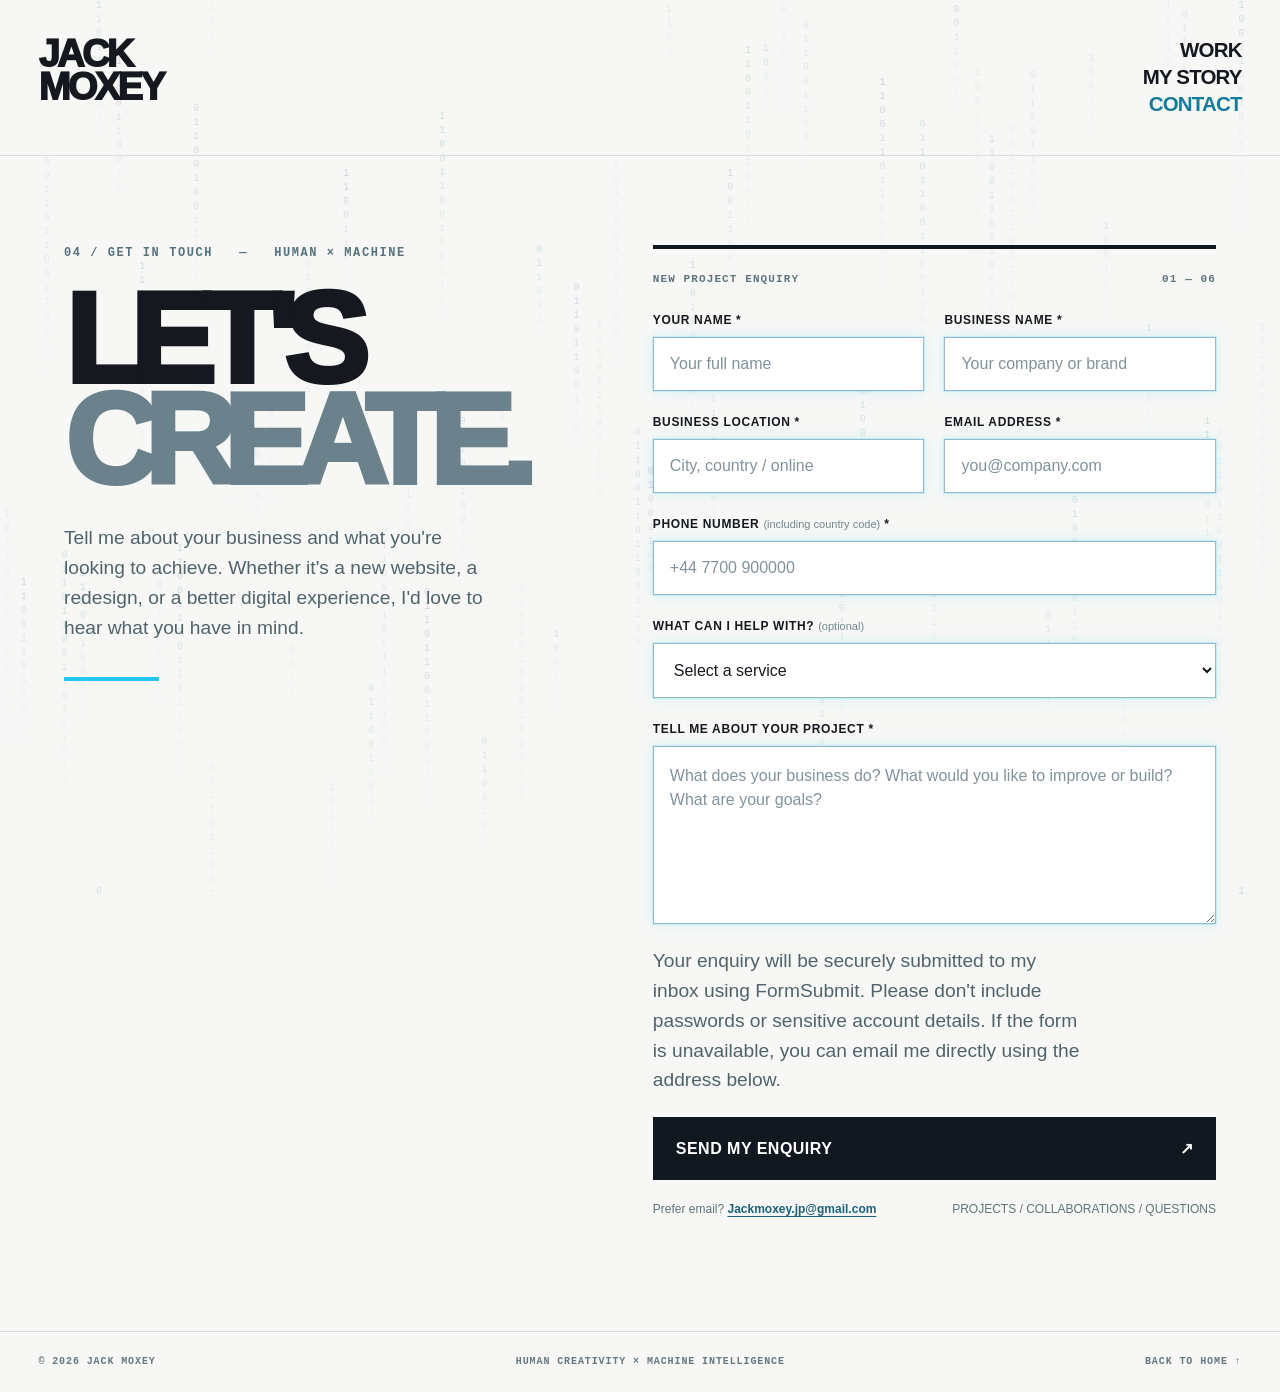
<file: contact.html>
<!doctype html>
<html lang="en"><head><meta charset="UTF-8"><meta name="viewport" content="width=device-width,initial-scale=1"><meta name="theme-color" content="#f7f8f6"><meta name="description" content="Get in touch with Jack Moxey about website design, UX/UI, SEO, analytics or a new digital project."><title>Contact Jack Moxey | Web Design & UX Projects</title><link rel="icon" type="image/x-icon" href="favicon.ico"><link rel="icon" type="image/png" sizes="128x128" href="favicon.png"><meta property="og:type" content="website"><meta property="og:title" content="Contact Jack Moxey | Web Design & UX Projects"><meta property="og:description" content="Get in touch with Jack Moxey about website design, UX/UI, SEO, analytics or a new digital project."><meta property="og:image" content="https://jackmoxey.com/assets/og-cover.jpg"><meta property="og:image:width" content="1200"><meta property="og:image:height" content="630"><meta name="twitter:card" content="summary_large_image">
<style>
:root{--paper:#f7f8f6;--ink:#15191f;--machine:#111820;--cyan:#22c7f2;--mist:#dceff4}*{box-sizing:border-box}html{scroll-behavior:smooth}body{margin:0;background:var(--paper);color:var(--ink);font-family:Arial,Helvetica,sans-serif}a{color:inherit;text-decoration:none}button,input,textarea,select{font:inherit}button{cursor:pointer}::selection{background:var(--cyan);color:var(--machine)}
.site-nav{display:flex;align-items:flex-start;justify-content:space-between;gap:20px;padding:clamp(20px,3vw,48px);border-bottom:1px solid #d9e0e2}.brand{font-size:clamp(27px,3vw,49px);font-weight:950;letter-spacing:-.075em;line-height:.84}.links{display:flex;align-items:flex-end;flex-direction:column;gap:3px}.links a{font-weight:900;letter-spacing:-.04em;font-size:clamp(14px,1.6vw,22px)}.links a:hover,.links a[aria-current=page]{color:#137b9b}
main{max-width:1480px;margin:auto;padding:clamp(48px,7vw,110px) clamp(20px,5vw,75px) 115px}.eyebrow{font:700 12px/1.4 monospace;letter-spacing:.13em;color:#55727d}.intro{display:grid;grid-template-columns:minmax(0,1fr) minmax(0,1.1fr);gap:clamp(40px,6vw,115px);align-items:start}.intro h1{font-size:clamp(70px,10vw,160px);font-weight:950;letter-spacing:-.105em;line-height:.79;margin:27px 0 32px}.intro h1 span{color:#6b828d}.intro p{max-width:430px;color:#50636b;font-size:clamp(16px,1.5vw,21px);line-height:1.55}.accent-line{height:4px;width:95px;background:var(--cyan);margin-top:35px}.form-wrap{border-top:4px solid var(--machine);padding-top:24px}.form-top{display:flex;justify-content:space-between;gap:20px;align-items:center;margin-bottom:28px;font:700 11px monospace;letter-spacing:.1em;color:#61747b}.form-grid{display:grid;grid-template-columns:1fr 1fr;gap:24px 20px}.field{display:flex;flex-direction:column;gap:10px}.field.full{grid-column:1/-1}label{font-size:12px;font-weight:900;letter-spacing:.055em;text-transform:uppercase}.optional{font-size:11px;font-weight:400;color:#72858c;text-transform:none;letter-spacing:0}input,textarea,select{width:100%;background:#fff;border:1px solid #bdcbd0;border-radius:0;padding:17px 16px;color:var(--ink);outline:none;transition:border-color .2s,box-shadow .2s}input:focus,textarea:focus,select:focus{border-color:#168eaf;box-shadow:0 0 0 3px #22c7f229}input::placeholder,textarea::placeholder{color:#82929a}textarea{min-height:178px;resize:vertical;line-height:1.5}select{appearance:auto}.note{font-size:12px;line-height:1.6;color:#60737b;margin:22px 0}.submit{width:100%;display:flex;justify-content:space-between;align-items:center;border:0;background:var(--machine);color:#fff;font-size:16px;font-weight:900;letter-spacing:.03em;padding:22px 23px;transition:background .2s}.submit:hover{background:#0e7595}.submit:focus-visible{outline:3px solid var(--cyan);outline-offset:3px}.below{display:flex;justify-content:space-between;align-items:center;gap:18px;flex-wrap:wrap;margin-top:22px;font-size:12px;color:#60737b}.below a{font-weight:800;color:#1b6178;text-decoration:underline;text-underline-offset:3px}.footer{padding:24px clamp(20px,3vw,48px);border-top:1px solid #d9e0e2;display:flex;justify-content:space-between;gap:16px;flex-wrap:wrap;font:700 10px monospace;letter-spacing:.09em;color:#667780}
@media(max-width:860px){.intro{grid-template-columns:1fr}.intro h1{font-size:clamp(75px,13vw,125px)}.intro p{max-width:700px}.form-wrap{max-width:720px}}@media(max-width:530px){.form-grid{grid-template-columns:1fr}.field.full{grid-column:1}.intro h1{font-size:clamp(68px,16vw,100px)}main{padding-bottom:75px}.site-nav{gap:8px}}
@media(prefers-reduced-motion:reduce){*,*::before,*::after{scroll-behavior:auto!important;transition:none!important}}

/* V9 contact atmosphere: the same ambient binary vocabulary as the homepage */
#contactBinary{position:fixed;inset:0;width:100%;height:100%;z-index:0;pointer-events:none;opacity:.8}
.site-nav,main,.footer{position:relative;z-index:1}
input,textarea,select{position:relative;border:1px solid #98b9c7;box-shadow:0 0 0 1px rgba(34,199,242,.18),0 0 12px rgba(34,199,242,.18);animation:fieldPulse 3.8s ease-in-out infinite;will-change:box-shadow}
.field:nth-child(2n) input,.field:nth-child(2n) select,.field:nth-child(2n) textarea{animation-delay:-1.8s}
input:hover,textarea:hover,select:hover{border-color:#22c7f2}
input:focus,textarea:focus,select:focus{animation:none;border-color:#11b9ef;box-shadow:0 0 0 2px rgba(34,199,242,.3),0 0 23px rgba(34,199,242,.53),0 0 45px rgba(34,199,242,.18)}
@keyframes fieldPulse{
 0%,100%{box-shadow:0 0 0 1px rgba(34,199,242,.18),0 0 10px rgba(34,199,242,.13),0 0 22px rgba(34,199,242,.06)}
 50%{box-shadow:0 0 0 1px rgba(34,199,242,.48),0 0 19px rgba(34,199,242,.34),0 0 34px rgba(34,199,242,.13)}
}
@media(prefers-reduced-motion:reduce){input,textarea,select{animation:none!important}}
</style><link rel="canonical" href="https://jackmoxey.com/contact.html"><meta property="og:url" content="https://jackmoxey.com/contact.html"></head><body><canvas id="contactBinary" aria-hidden="true"></canvas>
<header class="site-nav"><a class="brand" href="index.html#home" aria-label="Jack Moxey, homepage">JACK<br>MOXEY</a><nav class="links" aria-label="Main navigation"><a href="index.html#work">WORK</a><a href="index.html#story">MY STORY</a><a href="contact.html" aria-current="page">CONTACT</a></nav></header>
<main><div class="intro"><section><div class="eyebrow">04 / GET IN TOUCH &nbsp; — &nbsp; HUMAN × MACHINE</div><h1>LET'S<br><span>CREATE.</span></h1><p>Tell me about your business and what you're looking to achieve. Whether it's a new website, a redesign, or a better digital experience, I'd love to hear what you have in mind.</p><div class="accent-line"></div></section>
<section class="form-wrap" aria-labelledby="formTitle"><div class="form-top"><span id="formTitle">NEW PROJECT ENQUIRY</span><span>01 — 06</span></div><form id="projectForm" action="https://formsubmit.co/Jackmoxey.jp@gmail.com" method="POST" accept-charset="UTF-8">
<input type="hidden" name="_subject" value="New project enquiry — Jack Moxey Portfolio">
<input type="hidden" name="_template" value="table">
<input type="text" name="_honey" tabindex="-1" autocomplete="off" aria-hidden="true" style="position:absolute;left:-9999px;opacity:0;pointer-events:none"><div class="form-grid">
<div class="field"><label for="clientName">Your name *</label><input id="clientName" name="name" autocomplete="name" placeholder="Your full name" required maxlength="120"></div>
<div class="field"><label for="businessName">Business name *</label><input id="businessName" name="business" autocomplete="organization" placeholder="Your company or brand" required maxlength="150"></div>
<div class="field"><label for="businessLocation">Business location *</label><input id="businessLocation" name="location" placeholder="City, country / online" required maxlength="160"></div>
<div class="field"><label for="clientEmail">Email address *</label><input id="clientEmail" name="email" type="email" autocomplete="email" placeholder="you@company.com" required maxlength="200"></div>
<div class="field full"><label for="clientPhone">Phone number <span class="optional">(including country code)</span> *</label><input id="clientPhone" name="phone" type="tel" autocomplete="tel" placeholder="+44 7700 900000" required maxlength="40"></div>
<div class="field full"><label for="projectService">What can I help with? <span class="optional">(optional)</span></label><select id="projectService" name="service"><option value="Not specified">Select a service</option><option>New website design &amp; development</option><option>Website redesign</option><option>UX / UI design</option><option>SEO &amp; website improvements</option><option>Analytics &amp; conversion tracking</option><option>Something else / not sure yet</option></select></div>
<div class="field full"><label for="projectMessage">Tell me about your project *</label><textarea id="projectMessage" name="message" placeholder="What does your business do? What would you like to improve or build? What are your goals?" required minlength="15" maxlength="5000"></textarea></div>
</div><p class="note">Your enquiry will be securely submitted to my inbox using FormSubmit. Please don't include passwords or sensitive account details. If the form is unavailable, you can email me directly using the address below.</p><button class="submit" type="submit"><span>SEND MY ENQUIRY</span><span aria-hidden="true">↗</span></button></form><div class="below"><span>Prefer email? <a href="mailto:Jackmoxey.jp@gmail.com?subject=Project%20enquiry">Jackmoxey.jp@gmail.com</a></span><span>PROJECTS / COLLABORATIONS / QUESTIONS</span></div></section></div></main>
<footer class="footer"><span>© <span id="year"></span> JACK MOXEY</span><span>HUMAN CREATIVITY × MACHINE INTELLIGENCE</span><a href="index.html#home">BACK TO HOME ↑</a></footer>
<script>document.getElementById('year').textContent=new Date().getFullYear();</script>

<script>
/* V9: gentle, downward-falling binary streams matching the home page. */
(()=>{
 const canvas=document.getElementById('contactBinary'),ctx=canvas.getContext('2d');
 const reduced=matchMedia('(prefers-reduced-motion: reduce)').matches;
 let w=0,h=0,dpr=1,streams=[],last=0;
 function resize(){
  w=innerWidth;h=innerHeight;dpr=Math.min(devicePixelRatio||1,2);
  canvas.width=Math.round(w*dpr);canvas.height=Math.round(h*dpr);
  ctx.setTransform(dpr,0,0,dpr,0,0);
  streams=Array.from({length:Math.ceil(w/19)},(_,i)=>({
   x:i*19+Math.random()*8,y:Math.random()*h,
   v:.22+Math.random()*.46,len:5+Math.random()*17,
   phase:Math.random()*Math.PI*2,hue:[185,196,275,160][i%4]
  }));
 }
 resize();addEventListener('resize',resize,{passive:true});
 let visible=true;
 document.addEventListener('visibilitychange',()=>{visible=!document.hidden});
 function draw(t){
  requestAnimationFrame(draw);
  if(!visible||t-last<35)return;
  const dt=last?Math.min(t-last,60):35;last=t;
  ctx.clearRect(0,0,w,h);ctx.font='10px monospace';
  for(const stream of streams){
   for(let j=0;j<stream.len;j++){
    const y=(stream.y+j*14)%h;
    const fade=1-j/stream.len;
    const alpha=(.08+.17*(.5+.5*Math.sin(t*.001+stream.phase+j*.16)))*fade;
    ctx.fillStyle=`hsla(${stream.hue},58%,32%,${alpha})`;
    ctx.fillText(Math.sin(stream.phase+j*8+t*.0002)>0?'1':'0',stream.x,y);
   }
   if(!reduced)stream.y=(stream.y+stream.v*dt*.06)%h;
  }
 }
 requestAnimationFrame(draw);
})();
</script>
</body></html>
</file>
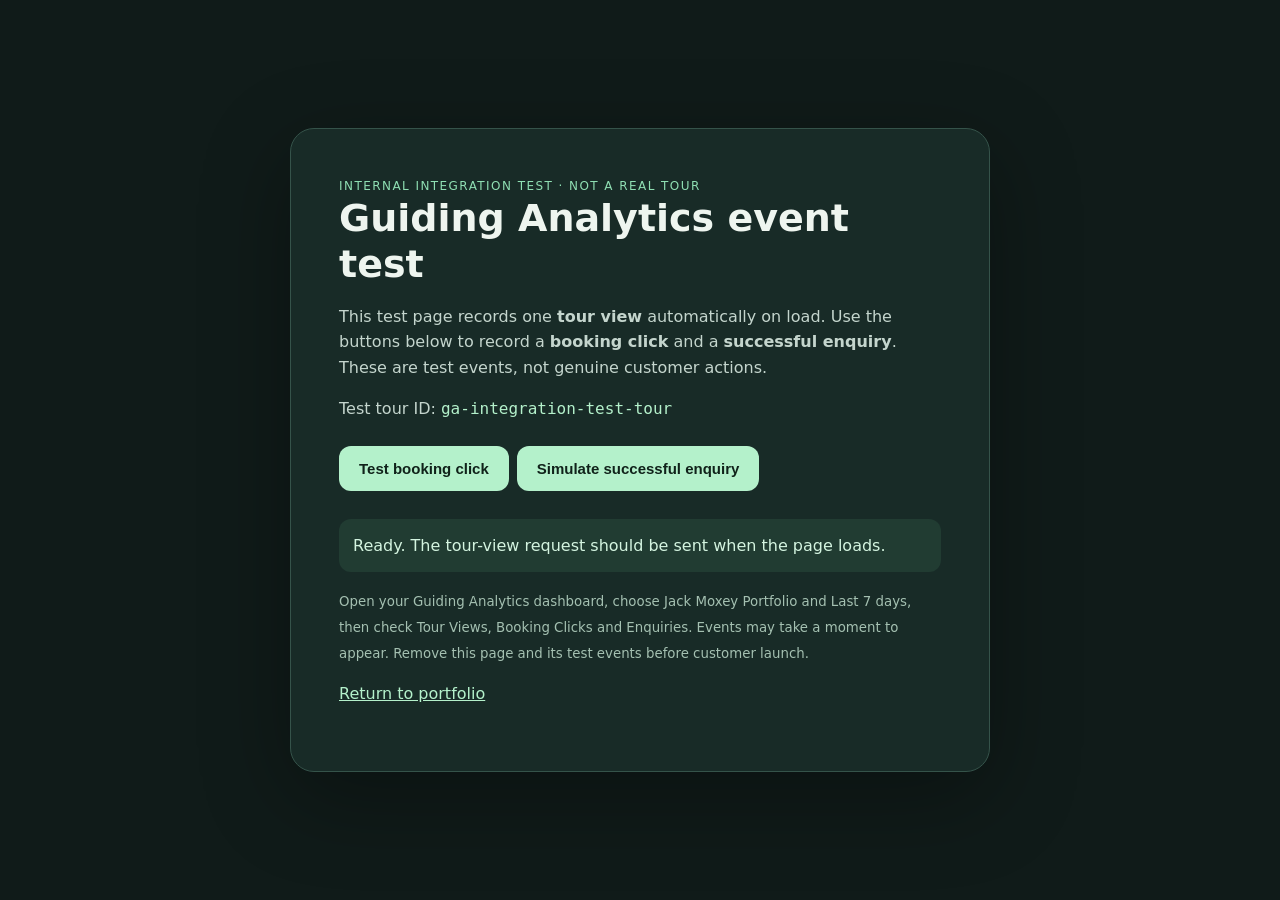
<file: ga-tracking-test.html>
<!doctype html><html lang="en"><head><meta charset="utf-8"><meta name="viewport" content="width=device-width,initial-scale=1"><meta name="robots" content="noindex,nofollow"><title>Guiding Analytics | Tracking Test</title><style>*,*:before,*:after{box-sizing:border-box}body{margin:0;min-height:100vh;background:#101b19;color:#eef5ef;font:16px/1.6 system-ui,-apple-system,Segoe UI,sans-serif;display:grid;place-items:center;padding:24px}.panel{max-width:700px;width:100%;padding:clamp(24px,5vw,48px);background:#182b27;border:1px solid #35534a;border-radius:24px;box-shadow:0 25px 90px #0005}h1{font-size:clamp(26px,5vw,38px);line-height:1.2;margin:0 0 12px}p{color:#c4d5cd}small{color:#a4c0b1}.tag{font-size:12px;letter-spacing:.12em;text-transform:uppercase;color:#8fdfb3}button{cursor:pointer;background:#b4f1cb;color:#10221a;border:0;border-radius:12px;padding:14px 20px;font-size:15px;font-weight:700;margin:8px 8px 8px 0}button:hover{background:#d1ffdf}#status{margin-top:20px;padding:14px;border-radius:12px;background:#213c32;color:#d4f4e0}code{color:#b4f1cb}a{color:#b4f1cb}</style><script src="/guiding-tracker.js" defer></script><script src="/guiding-tour-events.js" defer></script></head><body><main class="panel"><div class="tag">Internal integration test · not a real tour</div><h1>Guiding Analytics event test</h1><p>This test page records one <strong>tour view</strong> automatically on load. Use the buttons below to record a <strong>booking click</strong> and a <strong>successful enquiry</strong>. These are test events, not genuine customer actions.</p><section data-ga-tour-view="ga-integration-test-tour"><p>Test tour ID: <code>ga-integration-test-tour</code></p><button type="button" data-ga-booking-click="ga-integration-test-tour" id="book">Test booking click</button><button type="button" id="enquire">Simulate successful enquiry</button></section><div id="status" role="status" aria-live="polite">Ready. The tour-view request should be sent when the page loads.</div><p><small>Open your Guiding Analytics dashboard, choose Jack Moxey Portfolio and Last 7 days, then check Tour Views, Booking Clicks and Enquiries. Events may take a moment to appear. Remove this page and its test events before customer launch.</small></p><p><a href="/">Return to portfolio</a></p></main><script>document.getElementById('book').addEventListener('click',()=>{document.getElementById('status').textContent='Booking-click request triggered. Check the dashboard after a moment.'});document.getElementById('enquire').addEventListener('click',()=>{document.dispatchEvent(new CustomEvent('ga:enquiry-success',{detail:{tour_id:'ga-integration-test-tour'}}));document.getElementById('status').textContent='Simulated successful-enquiry request triggered. Check the dashboard after a moment.'});</script></body></html>
</file>
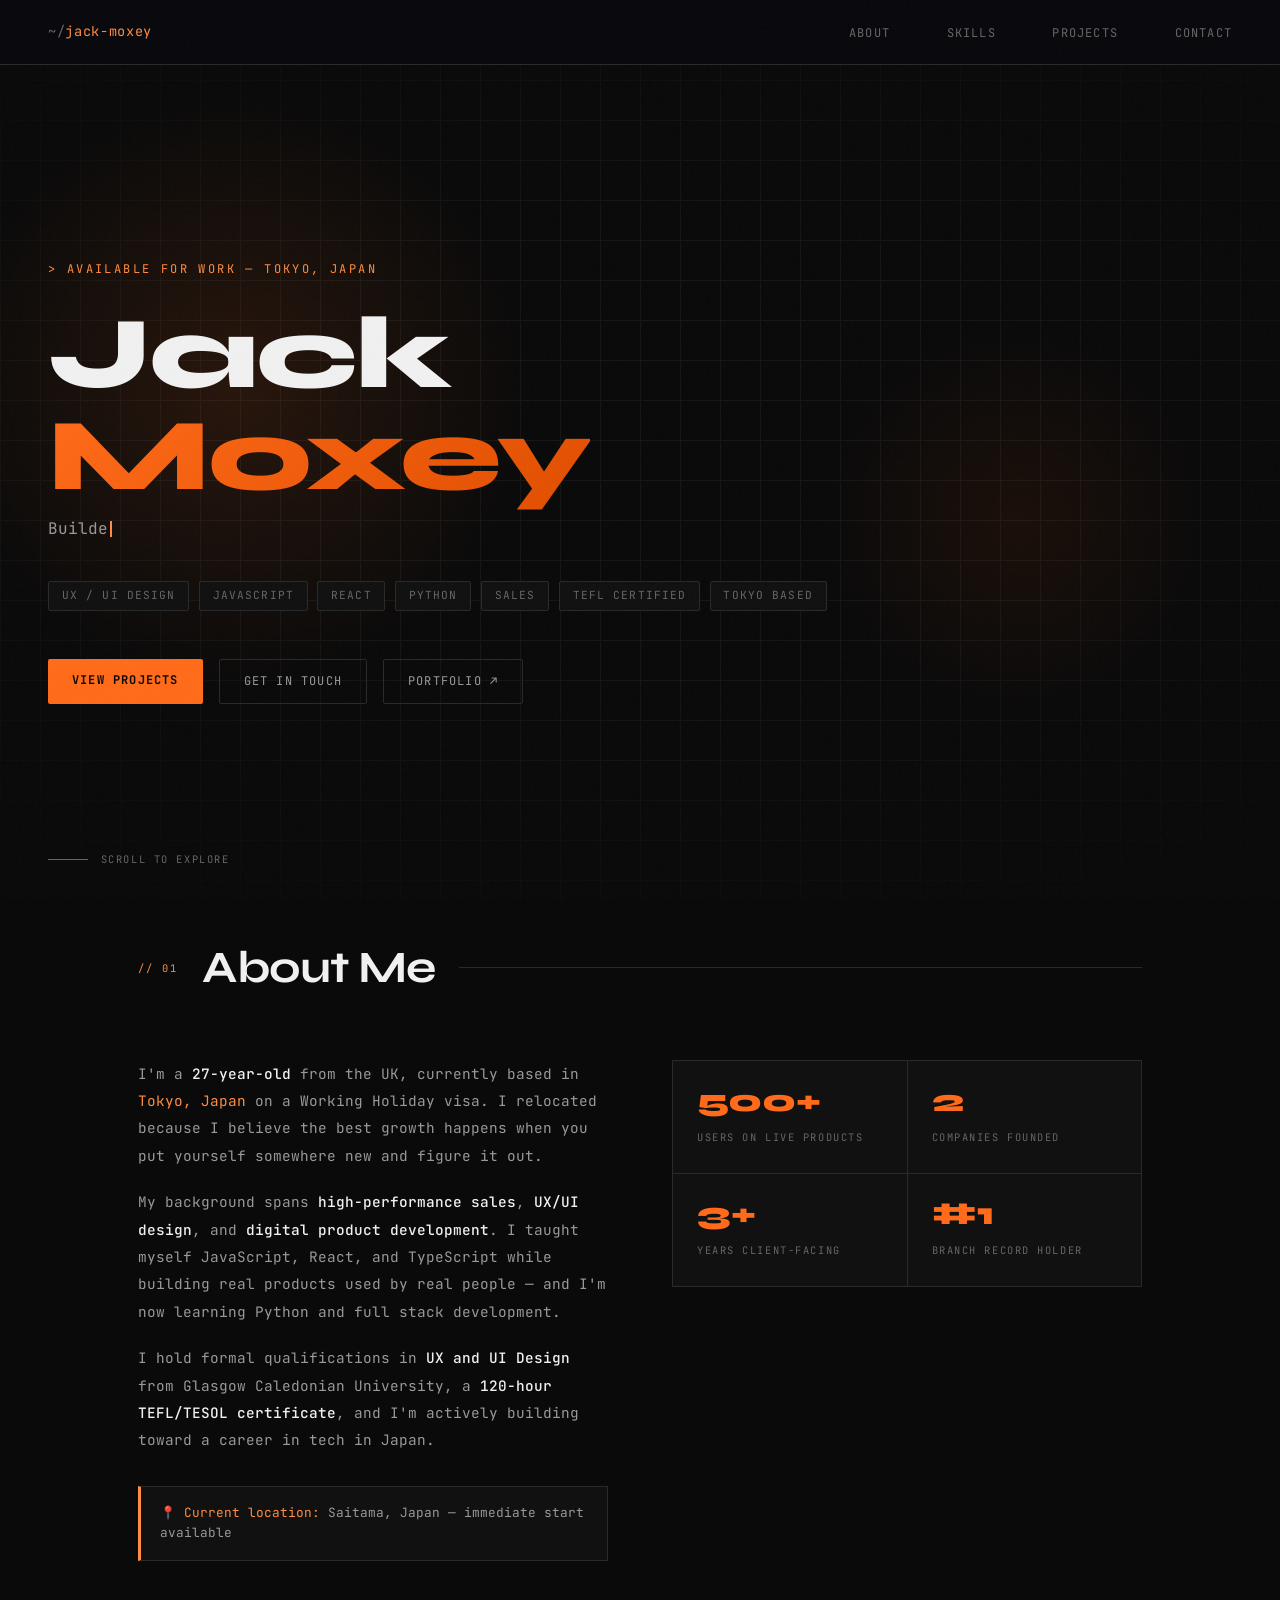
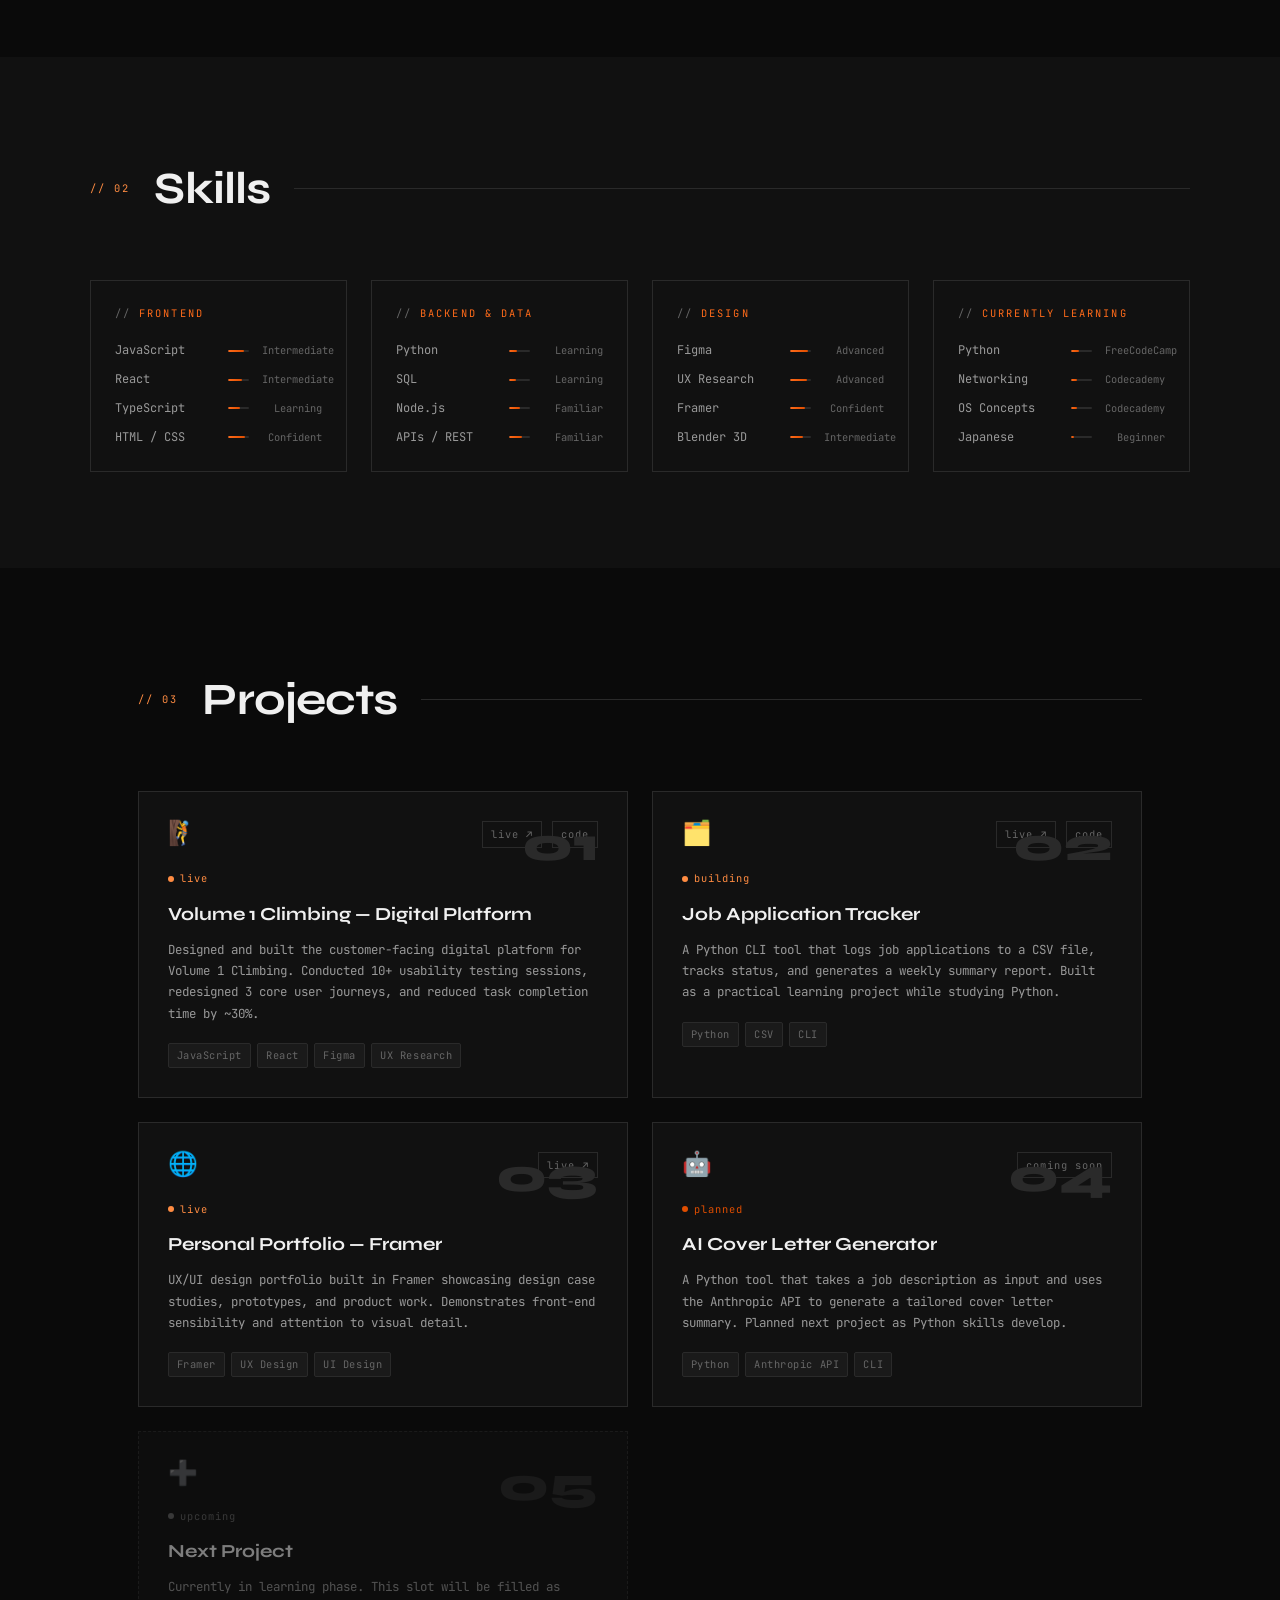
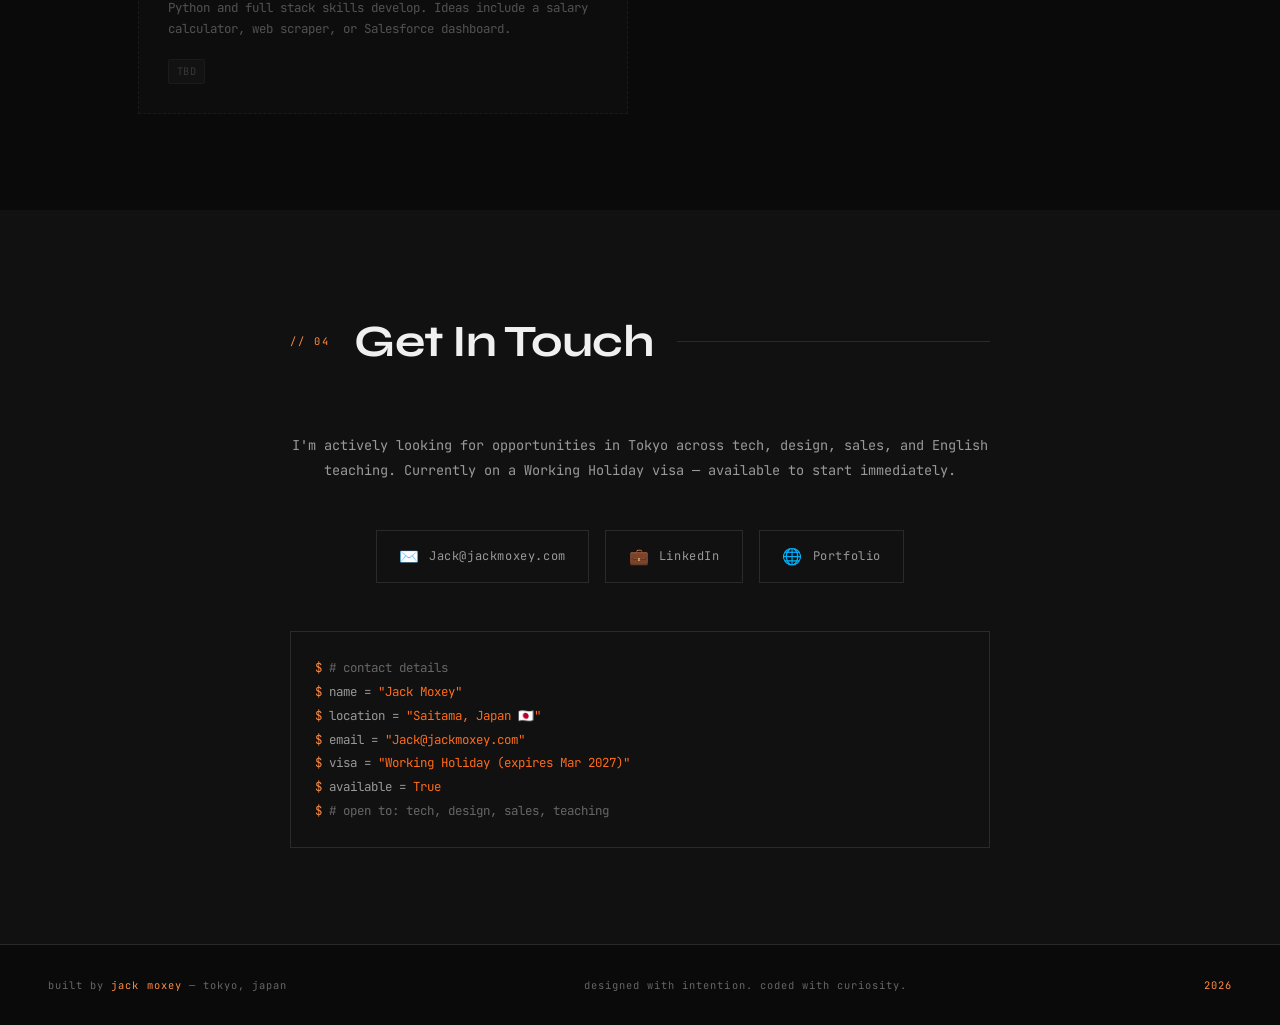
<file: Portfolio.html>
<!DOCTYPE html>
<html lang="en">
<head>
  <meta charset="UTF-8" />
  <meta name="viewport" content="width=device-width, initial-scale=1.0"/>
  <title>Jack Moxey — Portfolio</title>
  <link href="https://fonts.googleapis.com/css2?family=JetBrains+Mono:wght@300;400;500;700&family=Syne:wght@400;600;700;800&display=swap" rel="stylesheet"/>
  <style>
    :root {
      --bg:        #0a0a0a;
      --bg2:       #111111;
      --bg3:       #1a1a1a;
      --border:    #2a2a2a;
      --accent:    #ff6b1a;
      --accent2:   #e04e00;
      --accent3:   #ff8c42;
      --text:      #f0f0f0;
      --text-dim:  #666666;
      --text-mid:  #999999;
      --mono:      'JetBrains Mono', monospace;
      --sans:      'Syne', sans-serif;
    }

    *, *::before, *::after { box-sizing: border-box; margin: 0; padding: 0; }

    html { scroll-behavior: smooth; }

    body {
      background: var(--bg);
      color: var(--text);
      font-family: var(--mono);
      line-height: 1.6;
      overflow-x: hidden;
    }

    /* ── NOISE OVERLAY */
    body::before {
      content: '';
      position: fixed;
      inset: 0;
      background-image: url("data:image/svg+xml,%3Csvg viewBox='0 0 256 256' xmlns='http://www.w3.org/2000/svg'%3E%3Cfilter id='noise'%3E%3CfeTurbulence type='fractalNoise' baseFrequency='0.9' numOctaves='4' stitchTiles='stitch'/%3E%3C/filter%3E%3Crect width='100%25' height='100%25' filter='url(%23noise)' opacity='0.04'/%3E%3C/svg%3E");
      pointer-events: none;
      z-index: 9999;
      opacity: 0.4;
    }

    /* ── SCROLLBAR */
    ::-webkit-scrollbar { width: 4px; }
    ::-webkit-scrollbar-track { background: var(--bg); }
    ::-webkit-scrollbar-thumb { background: var(--accent); border-radius: 2px; }

    /* ── NAV */
    nav {
      position: fixed;
      top: 0; left: 0; right: 0;
      z-index: 100;
      display: flex;
      justify-content: space-between;
      align-items: center;
      padding: 1.2rem 3rem;
      background: rgba(10,10,15,0.85);
      backdrop-filter: blur(12px);
      border-bottom: 1px solid var(--border);
    }

    .nav-logo {
      font-family: var(--mono);
      font-size: 0.85rem;
      color: var(--accent3);
      letter-spacing: 0.05em;
    }

    .nav-logo span { color: var(--text-dim); }

    nav ul {
      display: flex;
      gap: 2rem;
      list-style: none;
    }

    nav ul a {
      font-family: var(--mono);
      font-size: 0.75rem;
      color: var(--text-dim);
      text-decoration: none;
      letter-spacing: 0.1em;
      text-transform: uppercase;
      transition: color 0.2s;
      position: relative;
    }

    nav ul a::before {
      content: '// ';
      color: var(--accent);
      opacity: 0;
      transition: opacity 0.2s;
    }

    nav ul a:hover { color: var(--text); }
    nav ul a:hover::before { opacity: 1; }

    /* ── HERO */
    #hero {
      min-height: 100vh;
      display: flex;
      flex-direction: column;
      justify-content: center;
      padding: 8rem 3rem 4rem;
      position: relative;
      overflow: hidden;
    }

    .hero-grid-bg {
      position: absolute;
      inset: 0;
      background-image:
        linear-gradient(var(--border) 1px, transparent 1px),
        linear-gradient(90deg, var(--border) 1px, transparent 1px);
      background-size: 40px 40px;
      mask-image: radial-gradient(ellipse 80% 60% at 50% 50%, black 40%, transparent 100%);
      opacity: 0.4;
    }

    .hero-glow {
      position: absolute;
      width: 600px; height: 600px;
      background: radial-gradient(circle, rgba(255,107,26,0.12) 0%, transparent 70%);
      top: 10%; left: -5%;
      pointer-events: none;
    }

    .hero-glow-2 {
      position: absolute;
      width: 400px; height: 400px;
      background: radial-gradient(circle, rgba(224,78,0,0.08) 0%, transparent 70%);
      bottom: 20%; right: 5%;
      pointer-events: none;
    }

    .hero-content { position: relative; max-width: 900px; }

    .hero-label {
      font-size: 0.75rem;
      color: var(--accent3);
      letter-spacing: 0.2em;
      text-transform: uppercase;
      margin-bottom: 1.5rem;
      opacity: 0;
      animation: fadeUp 0.6s 0.2s forwards;
    }

    .hero-label::before { content: '> '; color: var(--accent3); }

    h1 {
      font-family: var(--sans);
      font-size: clamp(3rem, 8vw, 6.5rem);
      font-weight: 800;
      line-height: 1.0;
      letter-spacing: -0.02em;
      margin-bottom: 0.5rem;
      opacity: 0;
      animation: fadeUp 0.6s 0.3s forwards;
    }

    h1 .name-accent {
      background: linear-gradient(135deg, var(--accent) 0%, var(--accent2) 100%);
      -webkit-background-clip: text;
      -webkit-text-fill-color: transparent;
      background-clip: text;
    }

    .hero-subtitle {
      font-family: var(--mono);
      font-size: clamp(0.85rem, 2vw, 1rem);
      color: var(--text-mid);
      margin-bottom: 2.5rem;
      max-width: 560px;
      opacity: 0;
      animation: fadeUp 0.6s 0.4s forwards;
    }

    .hero-subtitle .typing-cursor {
      display: inline-block;
      width: 2px;
      height: 1em;
      background: var(--accent3);
      margin-left: 2px;
      animation: blink 1s step-end infinite;
      vertical-align: middle;
    }

    .hero-tags {
      display: flex;
      flex-wrap: wrap;
      gap: 0.6rem;
      margin-bottom: 3rem;
      opacity: 0;
      animation: fadeUp 0.6s 0.5s forwards;
    }

    .tag {
      font-size: 0.7rem;
      padding: 0.3rem 0.8rem;
      border: 1px solid var(--border);
      border-radius: 2px;
      color: var(--text-dim);
      letter-spacing: 0.1em;
      text-transform: uppercase;
      background: var(--bg2);
      transition: all 0.2s;
    }

    .tag:hover {
      border-color: var(--accent);
      color: var(--accent);
      background: rgba(255,107,26,0.05);
    }

    .hero-cta {
      display: flex;
      gap: 1rem;
      flex-wrap: wrap;
      opacity: 0;
      animation: fadeUp 0.6s 0.6s forwards;
    }

    .btn {
      font-family: var(--mono);
      font-size: 0.75rem;
      letter-spacing: 0.1em;
      text-transform: uppercase;
      text-decoration: none;
      padding: 0.75rem 1.5rem;
      border-radius: 2px;
      transition: all 0.2s;
      cursor: pointer;
      border: none;
    }

    .btn-primary {
      background: var(--accent);
      color: #0a0a0a;
      font-weight: 700;
    }

    .btn-primary:hover {
      background: #ff8c42;
      transform: translateY(-1px);
      box-shadow: 0 8px 30px rgba(255,107,26,0.3);
    }

    .btn-ghost {
      background: transparent;
      color: var(--text-mid);
      border: 1px solid var(--border);
    }

    .btn-ghost:hover {
      border-color: var(--accent);
      color: var(--accent);
      background: rgba(255,107,26,0.05);
    }

    .hero-scroll-hint {
      position: absolute;
      bottom: 2rem;
      left: 3rem;
      font-size: 0.65rem;
      color: var(--text-dim);
      letter-spacing: 0.15em;
      text-transform: uppercase;
      display: flex;
      align-items: center;
      gap: 0.8rem;
      opacity: 0;
      animation: fadeUp 0.6s 1s forwards;
    }

    .scroll-line {
      width: 40px;
      height: 1px;
      background: var(--text-dim);
      position: relative;
      overflow: hidden;
    }

    .scroll-line::after {
      content: '';
      position: absolute;
      top: 0; left: -100%;
      width: 100%; height: 100%;
      background: var(--accent);
      animation: scanLine 2s ease-in-out infinite;
    }

    /* ── SECTIONS */
    section {
      padding: 6rem 3rem;
      max-width: 1100px;
      margin: 0 auto;
    }

    .section-header {
      display: flex;
      align-items: center;
      gap: 1.5rem;
      margin-bottom: 3.5rem;
    }

    .section-num {
      font-size: 0.65rem;
      color: var(--accent3);
      letter-spacing: 0.2em;
      white-space: nowrap;
    }

    .section-title {
      font-family: var(--sans);
      font-size: clamp(1.8rem, 4vw, 2.8rem);
      font-weight: 700;
      letter-spacing: -0.02em;
    }

    .section-line {
      flex: 1;
      height: 1px;
      background: var(--border);
    }

    /* ── ABOUT */
    #about { padding-top: 2rem; }

    .about-grid {
      display: grid;
      grid-template-columns: 1fr 1fr;
      gap: 4rem;
      align-items: start;
    }

    .about-text p {
      font-size: 0.9rem;
      color: var(--text-mid);
      line-height: 1.9;
      margin-bottom: 1.2rem;
    }

    .about-text p strong {
      color: var(--text);
      font-weight: 500;
    }

    .about-highlight {
      color: var(--accent3) !important;
    }

    .about-stats {
      display: grid;
      grid-template-columns: 1fr 1fr;
      gap: 1px;
      background: var(--border);
      border: 1px solid var(--border);
    }

    .stat-box {
      background: var(--bg2);
      padding: 1.5rem;
      position: relative;
      overflow: hidden;
    }

    .stat-box::before {
      content: '';
      position: absolute;
      top: 0; left: 0;
      width: 2px; height: 0;
      background: var(--accent);
      transition: height 0.4s;
    }

    .stat-box:hover::before { height: 100%; }

    .stat-num {
      font-family: var(--sans);
      font-size: 2rem;
      font-weight: 800;
      color: var(--accent);
      display: block;
      line-height: 1;
      margin-bottom: 0.4rem;
    }

    .stat-label {
      font-size: 0.65rem;
      color: var(--text-dim);
      letter-spacing: 0.15em;
      text-transform: uppercase;
    }

    .about-location {
      margin-top: 2rem;
      padding: 1rem 1.2rem;
      background: var(--bg2);
      border: 1px solid var(--border);
      border-left: 3px solid var(--accent3);
      font-size: 0.8rem;
      color: var(--text-mid);
    }

    .about-location span { color: var(--accent3); }

    /* ── SKILLS */
    #skills { background: var(--bg); }

    .skills-grid {
      display: grid;
      grid-template-columns: repeat(auto-fit, minmax(250px, 1fr));
      gap: 1.5rem;
    }

    .skill-category {
      background: var(--bg2);
      border: 1px solid var(--border);
      padding: 1.5rem;
      position: relative;
      transition: border-color 0.2s;
    }

    .skill-category:hover { border-color: var(--accent); }

    .skill-category-title {
      font-size: 0.65rem;
      color: var(--accent);
      letter-spacing: 0.2em;
      text-transform: uppercase;
      margin-bottom: 1.2rem;
      display: flex;
      align-items: center;
      gap: 0.5rem;
    }

    .skill-category-title::before {
      content: '//';
      color: var(--text-dim);
    }

    .skill-list {
      display: flex;
      flex-direction: column;
      gap: 0.6rem;
    }

    .skill-item {
      display: flex;
      align-items: center;
      gap: 0.8rem;
    }

    .skill-bar-bg {
      flex: 1;
      height: 2px;
      background: var(--border);
      border-radius: 1px;
      overflow: hidden;
    }

    .skill-bar-fill {
      height: 100%;
      background: linear-gradient(90deg, var(--accent), var(--accent2));
      border-radius: 1px;
      transform: scaleX(0);
      transform-origin: left;
      transition: transform 1s cubic-bezier(0.4, 0, 0.2, 1);
    }

    .skill-bar-fill.animate { transform: scaleX(1); }

    .skill-name {
      font-size: 0.75rem;
      color: var(--text-mid);
      width: 100px;
      white-space: nowrap;
    }

    .skill-level {
      font-size: 0.65rem;
      color: var(--text-dim);
      width: 60px;
      text-align: right;
    }

    /* ── PROJECTS */
    .projects-grid {
      display: grid;
      grid-template-columns: repeat(auto-fit, minmax(320px, 1fr));
      gap: 1.5rem;
    }

    .project-card {
      background: var(--bg2);
      border: 1px solid var(--border);
      padding: 1.8rem;
      position: relative;
      transition: all 0.3s;
      overflow: hidden;
      cursor: pointer;
    }

    .project-card::before {
      content: '';
      position: absolute;
      inset: 0;
      background: linear-gradient(135deg, rgba(255,107,26,0.03) 0%, transparent 60%);
      opacity: 0;
      transition: opacity 0.3s;
    }

    .project-card:hover {
      border-color: var(--accent);
      transform: translateY(-3px);
      box-shadow: 0 20px 60px rgba(255,107,26,0.1);
    }

    .project-card:hover::before { opacity: 1; }

    .project-top {
      display: flex;
      justify-content: space-between;
      align-items: flex-start;
      margin-bottom: 1rem;
    }

    .project-icon {
      font-size: 1.5rem;
      line-height: 1;
    }

    .project-links {
      display: flex;
      gap: 0.6rem;
    }

    .project-link {
      font-size: 0.65rem;
      color: var(--text-dim);
      text-decoration: none;
      padding: 0.25rem 0.5rem;
      border: 1px solid var(--border);
      letter-spacing: 0.1em;
      transition: all 0.2s;
    }

    .project-link:hover {
      color: var(--accent);
      border-color: var(--accent);
    }

    .project-num {
      position: absolute;
      top: 1.8rem;
      right: 1.8rem;
      font-size: 3rem;
      font-family: var(--sans);
      font-weight: 800;
      color: var(--border);
      line-height: 1;
      pointer-events: none;
      transition: color 0.3s;
    }

    .project-card:hover .project-num { color: rgba(255,107,26,0.06); }

    .project-title {
      font-family: var(--sans);
      font-size: 1.15rem;
      font-weight: 700;
      margin-bottom: 0.6rem;
      color: var(--text);
    }

    .project-desc {
      font-size: 0.78rem;
      color: var(--text-mid);
      line-height: 1.7;
      margin-bottom: 1.2rem;
    }

    .project-tech {
      display: flex;
      flex-wrap: wrap;
      gap: 0.4rem;
    }

    .tech-tag {
      font-size: 0.65rem;
      padding: 0.2rem 0.5rem;
      background: var(--bg3);
      border: 1px solid var(--border);
      color: var(--text-dim);
      letter-spacing: 0.05em;
      border-radius: 2px;
    }

    .project-status {
      display: inline-flex;
      align-items: center;
      gap: 0.4rem;
      font-size: 0.65rem;
      color: var(--accent3);
      letter-spacing: 0.1em;
      margin-bottom: 0.8rem;
    }

    .status-dot {
      width: 6px; height: 6px;
      border-radius: 50%;
      background: var(--accent3);
      animation: pulse 2s ease-in-out infinite;
    }

    /* ── CONTACT */
    #contact {
      max-width: 700px;
      margin: 0 auto;
      text-align: center;
    }

    #contact .section-header {
      justify-content: center;
    }

    .contact-intro {
      font-size: 0.85rem;
      color: var(--text-mid);
      line-height: 1.8;
      margin-bottom: 3rem;
    }

    .contact-links {
      display: flex;
      justify-content: center;
      gap: 1rem;
      flex-wrap: wrap;
      margin-bottom: 3rem;
    }

    .contact-link {
      display: flex;
      align-items: center;
      gap: 0.6rem;
      font-size: 0.75rem;
      color: var(--text-mid);
      text-decoration: none;
      padding: 0.8rem 1.4rem;
      border: 1px solid var(--border);
      background: var(--bg2);
      letter-spacing: 0.05em;
      transition: all 0.2s;
    }

    .contact-link:hover {
      border-color: var(--accent);
      color: var(--accent);
      background: rgba(255,107,26,0.05);
    }

    .contact-link .link-icon { font-size: 1rem; }

    .contact-terminal {
      background: var(--bg2);
      border: 1px solid var(--border);
      padding: 1.5rem;
      text-align: left;
      font-size: 0.78rem;
      color: var(--text-mid);
      line-height: 1.9;
    }

    .contact-terminal .t-line::before { content: '$ '; color: var(--accent3); }
    .contact-terminal .t-comment { color: var(--text-dim); }
    .contact-terminal .t-val { color: var(--accent); }

    /* ── FOOTER */
    footer {
      border-top: 1px solid var(--border);
      padding: 2rem 3rem;
      display: flex;
      justify-content: space-between;
      align-items: center;
      font-size: 0.65rem;
      color: var(--text-dim);
      letter-spacing: 0.1em;
    }

    footer span { color: var(--accent3); }

    /* ── ANIMATIONS */
    @keyframes fadeUp {
      from { opacity: 0; transform: translateY(20px); }
      to   { opacity: 1; transform: translateY(0); }
    }

    @keyframes blink {
      0%, 100% { opacity: 1; }
      50%       { opacity: 0; }
    }

    @keyframes scanLine {
      0%   { left: -100%; }
      100% { left: 100%; }
    }

    @keyframes pulse {
      0%, 100% { opacity: 1; transform: scale(1); }
      50%       { opacity: 0.5; transform: scale(0.8); }
    }

    .reveal {
      opacity: 0;
      transform: translateY(30px);
      transition: opacity 0.6s ease, transform 0.6s ease;
    }

    .reveal.visible {
      opacity: 1;
      transform: translateY(0);
    }

    /* ── RESPONSIVE */
    @media (max-width: 768px) {
      nav { padding: 1rem 1.5rem; }
      nav ul { gap: 1rem; }
      section { padding: 4rem 1.5rem; }
      #hero { padding: 7rem 1.5rem 4rem; }
      .about-grid { grid-template-columns: 1fr; gap: 2rem; }
      .about-stats { grid-template-columns: 1fr 1fr; }
      footer { flex-direction: column; gap: 0.5rem; text-align: center; }
    }
  </style>
</head>
<body>

  <!-- NAV -->
  <nav>
    <div class="nav-logo"><span>~/</span>jack-moxey</div>
    <ul>
      <li><a href="#about">about</a></li>
      <li><a href="#skills">skills</a></li>
      <li><a href="#projects">projects</a></li>
      <li><a href="#contact">contact</a></li>
    </ul>
  </nav>

  <!-- HERO -->
  <section id="hero" style="max-width:100%; padding-left:3rem; padding-right:3rem;">
    <div class="hero-grid-bg"></div>
    <div class="hero-glow"></div>
    <div class="hero-glow-2"></div>
    <div class="hero-content">
      <p class="hero-label">available for work — tokyo, japan</p>
      <h1>Jack<br/><span class="name-accent">Moxey</span></h1>
      <p class="hero-subtitle">
        Builder of digital products. Designer. Developer. <span class="typing-cursor"></span>
      </p>
      <div class="hero-tags">
        <span class="tag">UX / UI Design</span>
        <span class="tag">JavaScript</span>
        <span class="tag">React</span>
        <span class="tag">Python</span>
        <span class="tag">Sales</span>
        <span class="tag">TEFL Certified</span>
        <span class="tag">Tokyo Based</span>
      </div>
      <div class="hero-cta">
        <a href="#projects" class="btn btn-primary">view projects</a>
        <a href="#contact" class="btn btn-ghost">get in touch</a>
        <a href="https://jackmoxey.framer.website" target="_blank" class="btn btn-ghost">portfolio ↗</a>
      </div>
    </div>
    <div class="hero-scroll-hint">
      <div class="scroll-line"></div>
      scroll to explore
    </div>
  </section>

  <!-- ABOUT -->
  <section id="about">
    <div class="section-header reveal">
      <span class="section-num">// 01</span>
      <h2 class="section-title">About Me</h2>
      <div class="section-line"></div>
    </div>
    <div class="about-grid">
      <div class="about-text reveal">
        <p>I'm a <strong>27-year-old</strong> from the UK, currently based in <span class="about-highlight">Tokyo, Japan</span> on a Working Holiday visa. I relocated because I believe the best growth happens when you put yourself somewhere new and figure it out.</p>
        <p>My background spans <strong>high-performance sales</strong>, <strong>UX/UI design</strong>, and <strong>digital product development</strong>. I taught myself JavaScript, React, and TypeScript while building real products used by real people — and I'm now learning Python and full stack development.</p>
        <p>I hold formal qualifications in <strong>UX and UI Design</strong> from Glasgow Caledonian University, a <strong>120-hour TEFL/TESOL certificate</strong>, and I'm actively building toward a career in tech in Japan.</p>
        <div class="about-location">
          <span>📍 Current location:</span> Saitama, Japan — immediate start available
        </div>
      </div>
      <div class="reveal">
        <div class="about-stats">
          <div class="stat-box">
            <span class="stat-num">500+</span>
            <span class="stat-label">Users on live products</span>
          </div>
          <div class="stat-box">
            <span class="stat-num">2</span>
            <span class="stat-label">Companies founded</span>
          </div>
          <div class="stat-box">
            <span class="stat-num">3+</span>
            <span class="stat-label">Years client-facing</span>
          </div>
          <div class="stat-box">
            <span class="stat-num">#1</span>
            <span class="stat-label">Branch record holder</span>
          </div>
        </div>
      </div>
    </div>
  </section>

  <!-- SKILLS -->
  <section id="skills" style="max-width:100%; background:var(--bg2); padding: 6rem 3rem;">
    <div style="max-width:1100px; margin:0 auto;">
      <div class="section-header reveal">
        <span class="section-num">// 02</span>
        <h2 class="section-title">Skills</h2>
        <div class="section-line"></div>
      </div>
      <div class="skills-grid">

        <div class="skill-category reveal">
          <div class="skill-category-title">Frontend</div>
          <div class="skill-list">
            <div class="skill-item">
              <span class="skill-name">JavaScript</span>
              <div class="skill-bar-bg"><div class="skill-bar-fill" data-width="0.75"></div></div>
              <span class="skill-level">Intermediate</span>
            </div>
            <div class="skill-item">
              <span class="skill-name">React</span>
              <div class="skill-bar-bg"><div class="skill-bar-fill" data-width="0.65"></div></div>
              <span class="skill-level">Intermediate</span>
            </div>
            <div class="skill-item">
              <span class="skill-name">TypeScript</span>
              <div class="skill-bar-bg"><div class="skill-bar-fill" data-width="0.55"></div></div>
              <span class="skill-level">Learning</span>
            </div>
            <div class="skill-item">
              <span class="skill-name">HTML / CSS</span>
              <div class="skill-bar-bg"><div class="skill-bar-fill" data-width="0.80"></div></div>
              <span class="skill-level">Confident</span>
            </div>
          </div>
        </div>

        <div class="skill-category reveal">
          <div class="skill-category-title">Backend & Data</div>
          <div class="skill-list">
            <div class="skill-item">
              <span class="skill-name">Python</span>
              <div class="skill-bar-bg"><div class="skill-bar-fill" data-width="0.40"></div></div>
              <span class="skill-level">Learning</span>
            </div>
            <div class="skill-item">
              <span class="skill-name">SQL</span>
              <div class="skill-bar-bg"><div class="skill-bar-fill" data-width="0.35"></div></div>
              <span class="skill-level">Learning</span>
            </div>
            <div class="skill-item">
              <span class="skill-name">Node.js</span>
              <div class="skill-bar-bg"><div class="skill-bar-fill" data-width="0.50"></div></div>
              <span class="skill-level">Familiar</span>
            </div>
            <div class="skill-item">
              <span class="skill-name">APIs / REST</span>
              <div class="skill-bar-bg"><div class="skill-bar-fill" data-width="0.60"></div></div>
              <span class="skill-level">Familiar</span>
            </div>
          </div>
        </div>

        <div class="skill-category reveal">
          <div class="skill-category-title">Design</div>
          <div class="skill-list">
            <div class="skill-item">
              <span class="skill-name">Figma</span>
              <div class="skill-bar-bg"><div class="skill-bar-fill" data-width="0.85"></div></div>
              <span class="skill-level">Advanced</span>
            </div>
            <div class="skill-item">
              <span class="skill-name">UX Research</span>
              <div class="skill-bar-bg"><div class="skill-bar-fill" data-width="0.80"></div></div>
              <span class="skill-level">Advanced</span>
            </div>
            <div class="skill-item">
              <span class="skill-name">Framer</span>
              <div class="skill-bar-bg"><div class="skill-bar-fill" data-width="0.70"></div></div>
              <span class="skill-level">Confident</span>
            </div>
            <div class="skill-item">
              <span class="skill-name">Blender 3D</span>
              <div class="skill-bar-bg"><div class="skill-bar-fill" data-width="0.60"></div></div>
              <span class="skill-level">Intermediate</span>
            </div>
          </div>
        </div>

        <div class="skill-category reveal">
          <div class="skill-category-title">Currently Learning</div>
          <div class="skill-list">
            <div class="skill-item">
              <span class="skill-name">Python</span>
              <div class="skill-bar-bg"><div class="skill-bar-fill" data-width="0.40"></div></div>
              <span class="skill-level">FreeCodeCamp</span>
            </div>
            <div class="skill-item">
              <span class="skill-name">Networking</span>
              <div class="skill-bar-bg"><div class="skill-bar-fill" data-width="0.30"></div></div>
              <span class="skill-level">Codecademy</span>
            </div>
            <div class="skill-item">
              <span class="skill-name">OS Concepts</span>
              <div class="skill-bar-bg"><div class="skill-bar-fill" data-width="0.30"></div></div>
              <span class="skill-level">Codecademy</span>
            </div>
            <div class="skill-item">
              <span class="skill-name">Japanese</span>
              <div class="skill-bar-bg"><div class="skill-bar-fill" data-width="0.15"></div></div>
              <span class="skill-level">Beginner</span>
            </div>
          </div>
        </div>

      </div>
    </div>
  </section>

  <!-- PROJECTS -->
  <section id="projects">
    <div class="section-header reveal">
      <span class="section-num">// 03</span>
      <h2 class="section-title">Projects</h2>
      <div class="section-line"></div>
    </div>
    <div class="projects-grid">

      <div class="project-card reveal">
        <span class="project-num">01</span>
        <div class="project-top">
          <span class="project-icon">🧗</span>
          <div class="project-links">
            <a href="#" class="project-link">live ↗</a>
            <a href="#" class="project-link">code</a>
          </div>
        </div>
        <div class="project-status"><span class="status-dot"></span>live</div>
        <h3 class="project-title">Volume 1 Climbing — Digital Platform</h3>
        <p class="project-desc">Designed and built the customer-facing digital platform for Volume 1 Climbing. Conducted 10+ usability testing sessions, redesigned 3 core user journeys, and reduced task completion time by ~30%.</p>
        <div class="project-tech">
          <span class="tech-tag">JavaScript</span>
          <span class="tech-tag">React</span>
          <span class="tech-tag">Figma</span>
          <span class="tech-tag">UX Research</span>
        </div>
      </div>

      <div class="project-card reveal">
        <span class="project-num">02</span>
        <div class="project-top">
          <span class="project-icon">🗂️</span>
          <div class="project-links">
            <a href="#" class="project-link">live ↗</a>
            <a href="#" class="project-link">code</a>
          </div>
        </div>
        <div class="project-status"><span class="status-dot"></span>building</div>
        <h3 class="project-title">Job Application Tracker</h3>
        <p class="project-desc">A Python CLI tool that logs job applications to a CSV file, tracks status, and generates a weekly summary report. Built as a practical learning project while studying Python.</p>
        <div class="project-tech">
          <span class="tech-tag">Python</span>
          <span class="tech-tag">CSV</span>
          <span class="tech-tag">CLI</span>
        </div>
      </div>

      <div class="project-card reveal">
        <span class="project-num">03</span>
        <div class="project-top">
          <span class="project-icon">🌐</span>
          <div class="project-links">
            <a href="https://jackmoxey.framer.website" target="_blank" class="project-link">live ↗</a>
          </div>
        </div>
        <div class="project-status"><span class="status-dot"></span>live</div>
        <h3 class="project-title">Personal Portfolio — Framer</h3>
        <p class="project-desc">UX/UI design portfolio built in Framer showcasing design case studies, prototypes, and product work. Demonstrates front-end sensibility and attention to visual detail.</p>
        <div class="project-tech">
          <span class="tech-tag">Framer</span>
          <span class="tech-tag">UX Design</span>
          <span class="tech-tag">UI Design</span>
        </div>
      </div>

      <div class="project-card reveal">
        <span class="project-num">04</span>
        <div class="project-top">
          <span class="project-icon">🤖</span>
          <div class="project-links">
            <a href="#" class="project-link">coming soon</a>
          </div>
        </div>
        <div class="project-status" style="color:var(--accent2)">
          <span class="status-dot" style="background:var(--accent2); animation:none;"></span>planned
        </div>
        <h3 class="project-title">AI Cover Letter Generator</h3>
        <p class="project-desc">A Python tool that takes a job description as input and uses the Anthropic API to generate a tailored cover letter summary. Planned next project as Python skills develop.</p>
        <div class="project-tech">
          <span class="tech-tag">Python</span>
          <span class="tech-tag">Anthropic API</span>
          <span class="tech-tag">CLI</span>
        </div>
      </div>

      <div class="project-card reveal" style="border-style: dashed; opacity: 0.5; cursor:default;">
        <span class="project-num">05</span>
        <div class="project-top">
          <span class="project-icon">➕</span>
        </div>
        <div class="project-status" style="color:var(--text-dim)">
          <span class="status-dot" style="background:var(--text-dim); animation:none;"></span>upcoming
        </div>
        <h3 class="project-title">Next Project</h3>
        <p class="project-desc">Currently in learning phase. This slot will be filled as Python and full stack skills develop. Ideas include a salary calculator, web scraper, or Salesforce dashboard.</p>
        <div class="project-tech">
          <span class="tech-tag">TBD</span>
        </div>
      </div>

    </div>
  </section>

  <!-- CONTACT -->
  <section id="contact" style="max-width:100%; background:var(--bg2); padding: 6rem 3rem;">
    <div style="max-width:700px; margin:0 auto; text-align:center;">
      <div class="section-header reveal" style="justify-content:center;">
        <span class="section-num">// 04</span>
        <h2 class="section-title">Get In Touch</h2>
        <div class="section-line"></div>
      </div>
      <p class="contact-intro reveal">
        I'm actively looking for opportunities in Tokyo across tech, design, sales, and English teaching. Currently on a Working Holiday visa — available to start immediately.
      </p>
      <div class="contact-links reveal">
        <a href="mailto:Jack@jackmoxey.com" class="contact-link">
          <span class="link-icon">✉️</span> Jack@jackmoxey.com
        </a>
        <a href="https://linkedin.com/in/jack-moxey-8808b0308" target="_blank" class="contact-link">
          <span class="link-icon">💼</span> LinkedIn
        </a>
        <a href="https://jackmoxey.framer.website" target="_blank" class="contact-link">
          <span class="link-icon">🌐</span> Portfolio
        </a>
      </div>
      <div class="contact-terminal reveal">
        <div class="t-line t-comment"># contact details</div>
        <div class="t-line">name = <span class="t-val">"Jack Moxey"</span></div>
        <div class="t-line">location = <span class="t-val">"Saitama, Japan 🇯🇵"</span></div>
        <div class="t-line">email = <span class="t-val">"Jack@jackmoxey.com"</span></div>
        <div class="t-line">visa = <span class="t-val">"Working Holiday (expires Mar 2027)"</span></div>
        <div class="t-line">available = <span class="t-val">True</span></div>
        <div class="t-line t-comment"># open to: tech, design, sales, teaching</div>
      </div>
    </div>
  </section>

  <!-- FOOTER -->
  <footer>
    <div>built by <span>jack moxey</span> — tokyo, japan</div>
    <div>designed with intention. coded with curiosity.</div>
    <div><span>2026</span></div>
  </footer>

  <script>
    // ── INTERSECTION OBSERVER — reveal on scroll
    const reveals = document.querySelectorAll('.reveal');
    const observer = new IntersectionObserver((entries) => {
      entries.forEach((entry, i) => {
        if (entry.isIntersecting) {
          setTimeout(() => entry.target.classList.add('visible'), i * 80);
          observer.unobserve(entry.target);
        }
      });
    }, { threshold: 0.1 });
    reveals.forEach(el => observer.observe(el));

    // ── SKILL BARS — animate when visible
    const skillBars = document.querySelectorAll('.skill-bar-fill');
    const barObserver = new IntersectionObserver((entries) => {
      entries.forEach(entry => {
        if (entry.isIntersecting) {
          const bar = entry.target;
          const width = bar.dataset.width;
          bar.style.width = (width * 100) + '%';
          setTimeout(() => bar.classList.add('animate'), 100);
          barObserver.unobserve(bar);
        }
      });
    }, { threshold: 0.5 });
    skillBars.forEach(bar => {
      bar.style.width = '0%';
      barObserver.observe(bar);
    });

    // ── TYPING EFFECT
    const phrases = [
      'Builder of digital products.',
      'UX / UI Designer.',
      'Learning Python daily.',
      'Based in Tokyo. 🗼',
      'Available immediately.',
    ];
    let phraseIndex = 0;
    let charIndex = 0;
    let isDeleting = false;
    const typingEl = document.querySelector('.hero-subtitle');

    function type() {
      const current = phrases[phraseIndex];
      const cursor = '<span class="typing-cursor"></span>';

      if (!isDeleting) {
        charIndex++;
        typingEl.innerHTML = current.slice(0, charIndex) + cursor;
        if (charIndex === current.length) {
          isDeleting = true;
          setTimeout(type, 2000);
          return;
        }
      } else {
        charIndex--;
        typingEl.innerHTML = current.slice(0, charIndex) + cursor;
        if (charIndex === 0) {
          isDeleting = false;
          phraseIndex = (phraseIndex + 1) % phrases.length;
        }
      }
      setTimeout(type, isDeleting ? 40 : 70);
    }
    setTimeout(type, 1500);

    // ── SMOOTH NAV HIGHLIGHT
    const sections = document.querySelectorAll('section[id]');
    const navLinks = document.querySelectorAll('nav ul a');
    window.addEventListener('scroll', () => {
      let current = '';
      sections.forEach(section => {
        if (window.scrollY >= section.offsetTop - 200) {
          current = section.getAttribute('id');
        }
      });
      navLinks.forEach(link => {
        link.style.color = link.getAttribute('href') === '#' + current
          ? 'var(--accent)'
          : '';
      });
    });
  </script>
</body>
</html>
</file>
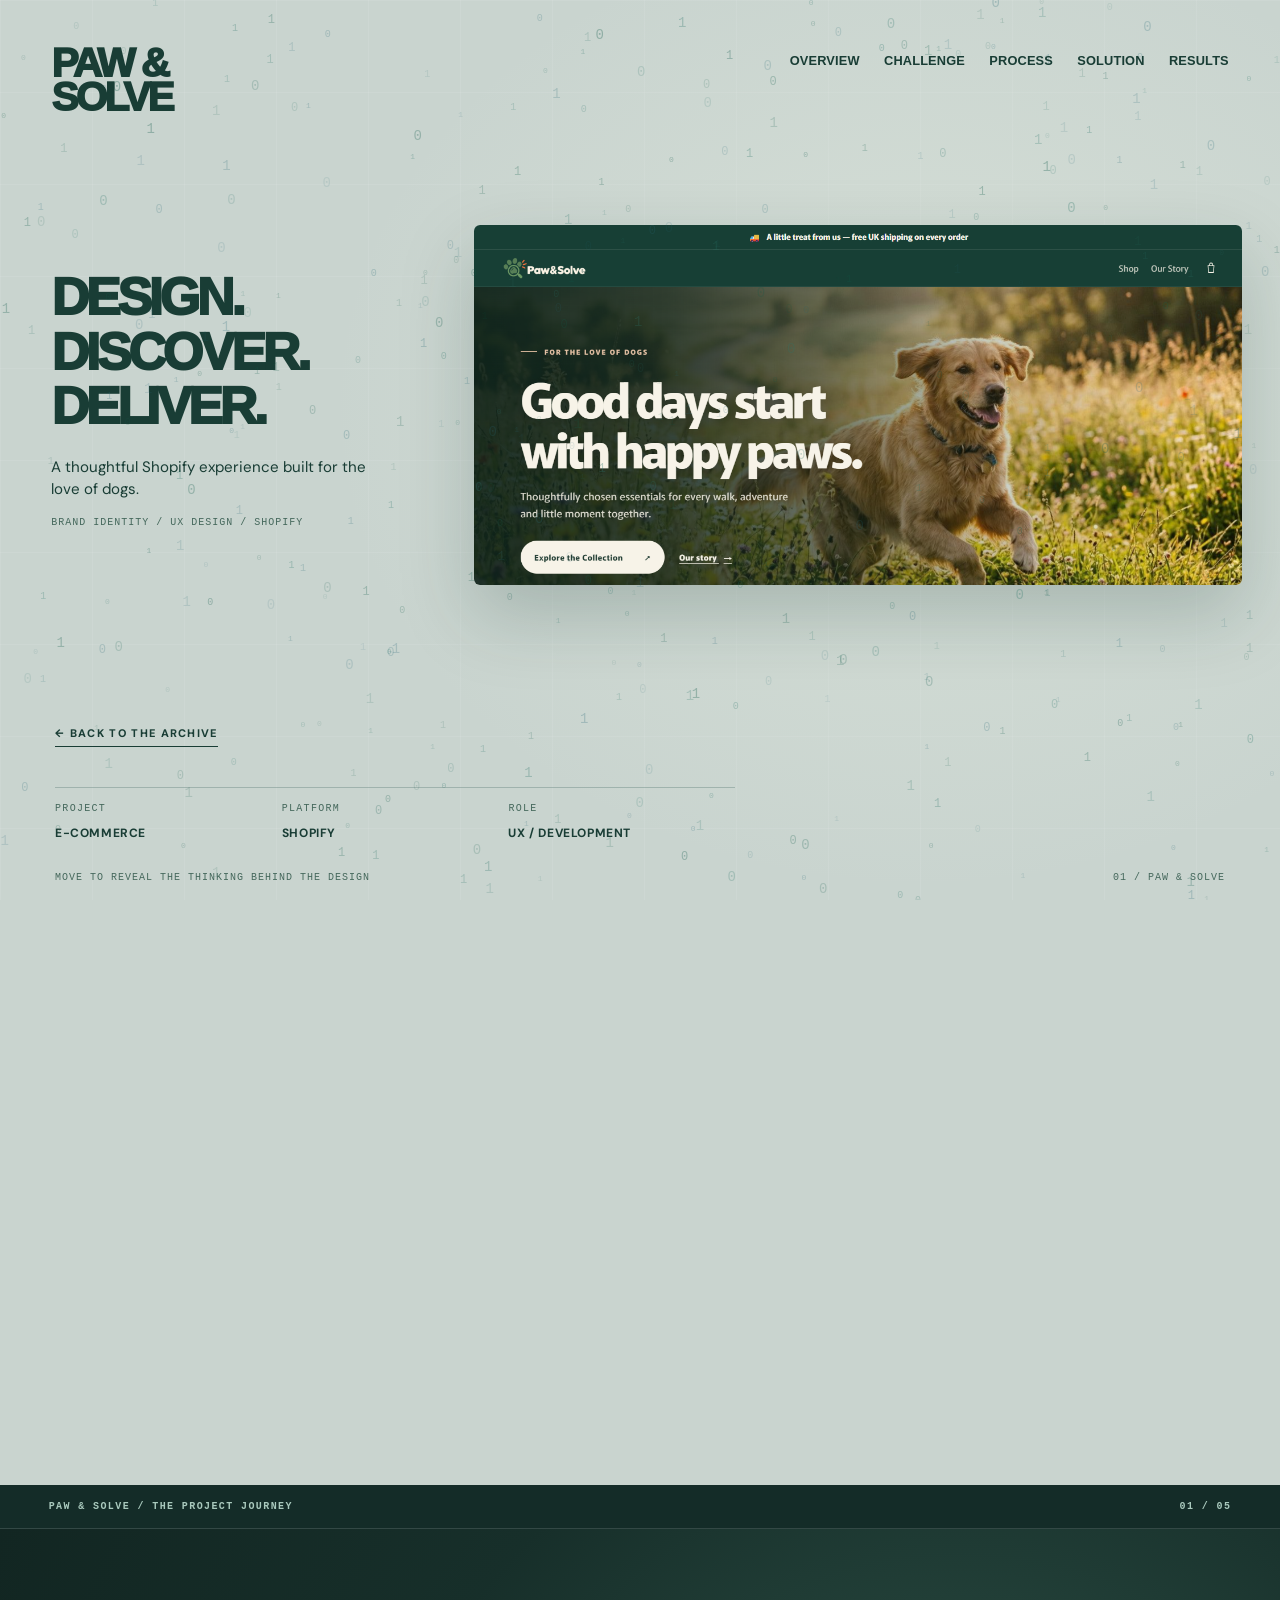
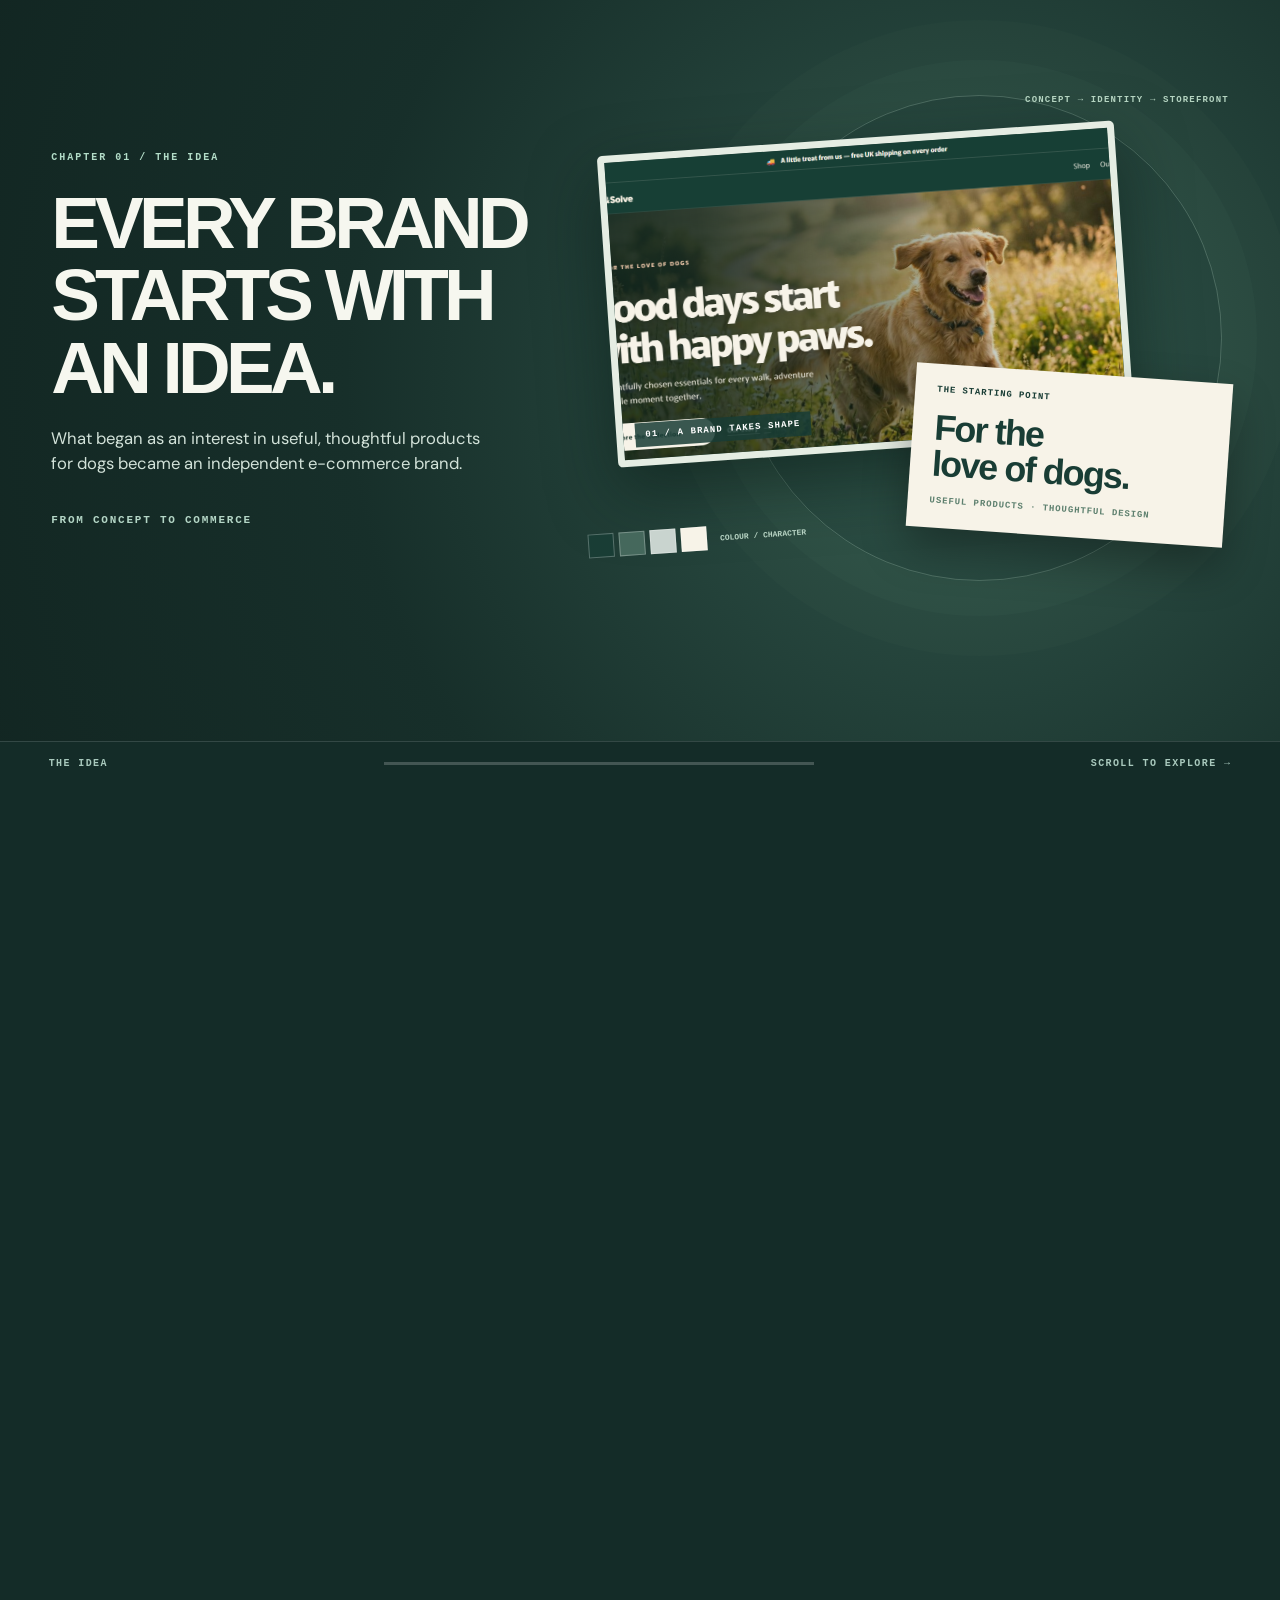
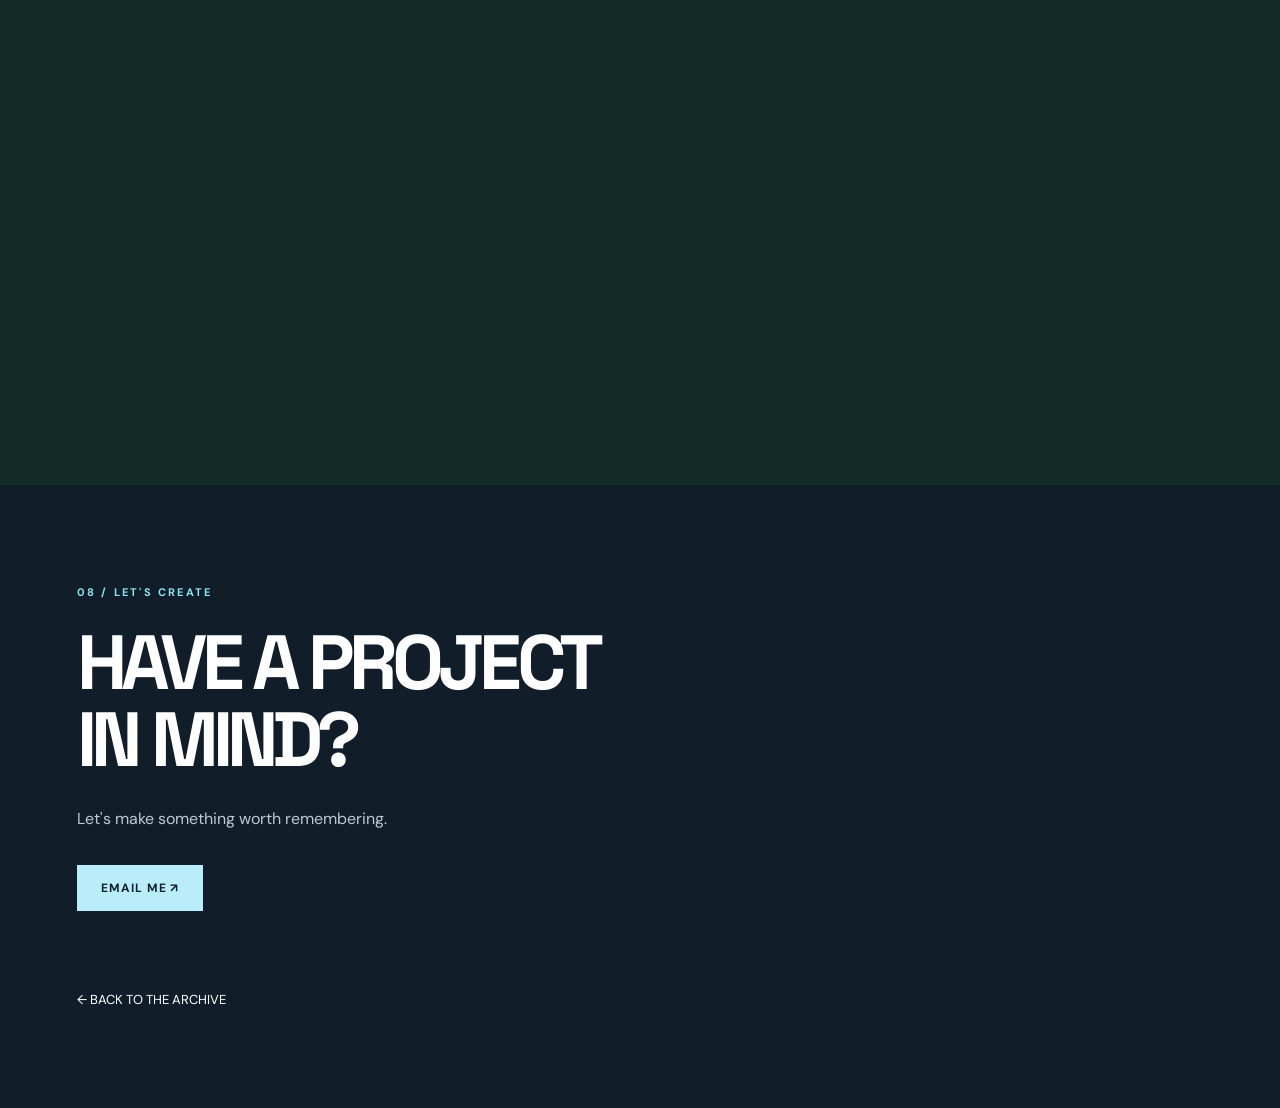
<file: work/paw-and-solve.html>
<!doctype html><html lang="en"><head><meta charset="utf-8"><meta name="viewport" content="width=device-width,initial-scale=1"><meta name="theme-color" content="#111e29"><title>Paw & Solve | Shopify & UX Case Study — Jack Moxey</title><link rel="icon" type="image/x-icon" href="../favicon.ico"><link rel="icon" type="image/png" sizes="128x128" href="../favicon.png"><meta property="og:type" content="article"><meta property="og:title" content="Paw & Solve | Shopify & UX Case Study — Jack Moxey"><meta property="og:description" content="Explore Paw & Solve, a Shopify e-commerce case study covering UX, branding, responsive design and website development."><meta property="og:image" content="https://jackmoxey.com/assets/og-cover.jpg"><meta property="og:image:width" content="1200"><meta property="og:image:height" content="630"><meta name="twitter:card" content="summary_large_image"><meta name="description" content="Explore Paw & Solve, a Shopify e-commerce case study covering UX, branding, responsive design and website development."><link rel="stylesheet" href="paw.css"><style>.sr-only-seo{position:absolute;width:1px;height:1px;padding:0;margin:-1px;overflow:hidden;clip:rect(0,0,0,0);white-space:nowrap;border:0}</style><link rel="canonical" href="https://jackmoxey.com/work/paw-and-solve.html"><meta property="og:url" content="https://jackmoxey.com/work/paw-and-solve.html"></head><body><main><h1 class="sr-only-seo">Paw & Solve — Shopify UX and Web Design Case Study</h1><div class="hero-scroll-shell" id="heroScrollShell"><section class="case-hero" id="caseHero" aria-label="Interactive Paw and Solve case study introduction">
<header class="case-topbar"><a class="case-brand" href="../index.html#work">PAW &amp;<br>SOLVE</a><nav class="case-nav" aria-label="Case study sections"><a href="#chapter-1">OVERVIEW</a><a href="#chapter-2">CHALLENGE</a><a href="#chapter-3">PROCESS</a><a href="#chapter-4">SOLUTION</a><a href="#chapter-5">RESULTS</a></nav></header>
<div class="case-copy"><div class="case-headline"><span>DESIGN.</span><span>DISCOVER.</span><span>DELIVER.</span></div><p class="case-intro">A thoughtful Shopify experience built for the love of dogs.</p><div class="case-subtitle">BRAND IDENTITY / UX DESIGN / SHOPIFY</div></div><a class="case-archive-link" href="../index.html#work">← BACK TO THE ARCHIVE</a>
<div class="case-stage" id="caseStage"><div class="stage-motion" id="stageMotion"><img src="../assets/paw-and-solve-homepage.png" alt="Paw and Solve storefront homepage" class="case-final"><img src="../assets/paw-wireframe.svg" alt="Reconstructed wireframe of the Paw and Solve homepage" id="caseWire" class="case-wire-source"></div></div>
<canvas id="inkCanvas" aria-hidden="true"></canvas><canvas id="caseBinary" aria-hidden="true"></canvas>
<div class="case-hero-bottom"><span>MOVE TO REVEAL THE THINKING BEHIND THE DESIGN</span><span>01 / PAW &amp; SOLVE</span></div><div class="case-meta"><div><small>PROJECT</small><strong>E-COMMERCE</strong></div><div><small>PLATFORM</small><strong>SHOPIFY</strong></div><div><small>ROLE</small><strong>UX / DEVELOPMENT</strong></div></div>
<button class="case-mobile-toggle" type="button" aria-pressed="false">REVEAL WIREFRAME</button>
</section></div>
<section class="album-shell" id="albumShell" aria-label="The Paw and Solve project journey">
  <div class="album-sticky" id="albumSticky">
    <div class="album-top"><span>PAW &amp; SOLVE / THE PROJECT JOURNEY</span><span id="albumCount">01 / 05</span></div>
    <div class="album-viewport" id="albumViewport"><div class="album-track" id="albumTrack">
      <article class="album-panel panel-intro" id="chapter-1" data-label="THE IDEA"><div class="album-panel-copy"><span class="chapter-num">CHAPTER 01 / THE IDEA</span><h2>EVERY BRAND<br>STARTS WITH<br>AN IDEA.</h2><p>What began as an interest in useful, thoughtful products for dogs became an independent e-commerce brand.</p><span class="album-kicker">FROM CONCEPT TO COMMERCE</span></div><div class="idea-scene" aria-label="Paw and Solve brand concept collage">
  <div class="idea-orbit" aria-hidden="true"></div>
  <div class="idea-photo"><img src="../assets/paw-and-solve-homepage.png" alt="Paw and Solve storefront concept" loading="eager"><span>01 / A BRAND TAKES SHAPE</span></div>
  <div class="idea-note"><span>THE STARTING POINT</span><strong>For the<br>love of dogs.</strong><small>USEFUL PRODUCTS · THOUGHTFUL DESIGN</small></div>
  <div class="idea-palette"><i></i><i></i><i></i><i></i><span>COLOUR / CHARACTER</span></div>
  <span class="idea-edge">CONCEPT → IDENTITY → STOREFRONT</span>
</div></article>
      <article class="album-panel panel-challenge" id="chapter-2" data-label="THE CHALLENGE"><div class="album-panel-copy"><span class="chapter-num">CHAPTER 02 / THE CHALLENGE</span><h2>MORE THAN<br>A PRODUCT<br>PAGE.</h2><p>Help visitors understand the product quickly, establish trust and make the path from discovery to purchase feel natural.</p><div class="micro-list"><span>01 / PRODUCT CLARITY</span><span>02 / BRAND TRUST</span><span>03 / SIMPLE NAVIGATION</span></div></div><div class="album-big-number" aria-hidden="true">02</div>
<div class="challenge-deck" aria-label="Three visual explanations of the design challenges">
  <div class="challenge-card card-clarity">
    <div class="challenge-card-top"><span>01 / PRODUCT CLARITY</span><span>UX STUDY</span></div>
    <div class="mini-wireframe" aria-hidden="true"><div class="mini-photo"><span>PRODUCT IMAGE</span></div><div class="mini-details"><i></i><i></i><i class="short"></i><b>ADD TO CART →</b></div></div>
    <small>Make the offer instantly understandable</small>
  </div>
  <div class="challenge-card card-trust">
    <div class="challenge-card-top"><span>02 / BRAND TRUST</span><span>VISUAL DIRECTION</span></div>
    <div class="brand-swatches" aria-hidden="true"><span></span><span></span><span></span><span></span></div>
    <div class="trust-wordmark"><span class="trust-paw">✿</span> Paw &amp; Solve</div>
    <small>A warm, recognisable identity</small>
  </div>
  <div class="challenge-card card-navigation">
    <div class="challenge-card-top"><span>03 / SIMPLE NAVIGATION</span><span>CUSTOMER FLOW</span></div>
    <div class="journey-flow" aria-label="Homepage to product to cart to checkout"><span>HOME</span><b>→</b><span>PRODUCT</span><b>→</b><span>CART</span><b>→</b><span>CHECKOUT</span></div>
    <small>Remove friction from discovery to purchase</small>
  </div>
  <span class="challenge-note">ILLUSTRATIVE DESIGN DIAGRAMS</span>
</div></article>
      <article class="album-panel panel-process" id="chapter-3" data-label="THE PROCESS"><div class="album-panel-copy"><span class="chapter-num">CHAPTER 03 / THE PROCESS</span><h2>BEHIND<br>THE PIXELS.</h2><p>Structure, visual identity and the storefront experience were developed as parts of the same design system.</p><span class="album-kicker">EXPLORE THE WIREFRAME</span></div><div class="process-scene" aria-label="Layered design workspace with wireframe, palette and interface annotations">
  <div class="process-grid" aria-hidden="true"></div>
  <div class="process-main"><div class="process-card-header"><span>01 / STRUCTURE</span><span>WIREFRAME</span></div><img src="../assets/paw-wireframe.svg" alt="Reconstructed concept wireframe of the Paw and Solve homepage" loading="lazy"></div>
  <div class="process-type"><span>02 / TYPOGRAPHY</span><strong>Aa</strong><small>BOLD HEADLINES<br>CALM, CLEAR CONTENT</small></div>
  <div class="process-palette"><span>03 / BRAND PALETTE</span><div><i></i><i></i><i></i><i></i></div><small>EVERGREEN / SAGE / CREAM</small></div>
  <div class="process-annotation annotation-one"><b>↗</b> CTA HIERARCHY</div><div class="process-annotation annotation-two">↗ CONTENT FIRST</div>
  <div class="process-footer">RECONSTRUCTED CONCEPT ARTIFACTS · NOT ORIGINAL ARCHIVED WIREFRAMES</div>
</div></article>
      <article class="album-panel panel-build" id="chapter-4" data-label="THE BUILD"><div class="album-panel-copy"><span class="chapter-num">CHAPTER 04 / THE BUILD</span><h2>FROM DESIGN<br>TO LIVE<br>STOREFRONT.</h2><p>Custom Shopify sections, responsive layouts and deliberate content hierarchy brought the identity into a working online store.</p><div class="micro-list"><span>SHOPIFY</span><span>RESPONSIVE UX</span><span>CUSTOM SECTIONS</span></div></div><div class="build-scene" aria-label="Layered views of the finished Shopify website and its design details">
  <div class="build-backplate" aria-hidden="true">&lt;section&gt;<br>&nbsp; experience<br>&nbsp; meets function<br>&lt;/section&gt;</div>
  <div class="build-browser"><div class="build-browser-bar"><span>● ● ●</span><small>PAW &amp; SOLVE / SHOPIFY</small></div><img src="../assets/paw-and-solve-homepage.png" alt="Paw and Solve live storefront design" loading="lazy"></div>
  <div class="build-detail"><span>01 / CONTENT HIERARCHY</span><strong>Good days start<br>with happy paws.</strong><small>BRAND MESSAGE / PRIMARY CTA</small></div>
  <div class="build-mobile"><span>02 / RESPONSIVE THINKING</span><div class="build-mobile-screen"><img src="../assets/paw-and-solve-homepage.png" alt="Illustrative cropped storefront detail" loading="lazy"></div><small>ILLUSTRATIVE CROP</small></div>
  <div class="build-footer">CUSTOM SECTIONS <b>+</b> VISUAL SYSTEM <b>+</b> RESPONSIVE LAYOUT</div>
</div></article>
      <article class="album-panel panel-result" id="chapter-5" data-label="THE RESULT"><div class="album-panel-copy"><span class="chapter-num">CHAPTER 05 / THE RESULT</span><h2>BUILT TO<br>KEEP<br>EVOLVING.</h2><p>A coherent, functioning storefront and brand identity. Future conversion improvements will be guided by measured behaviour rather than assumed results.</p><div class="album-actions"><a href="https://pawandsolve.myshopify.com/" target="_blank" rel="noopener noreferrer">VISIT LIVE STORE ↗</a><a href="mailto:Jackmoxey.jp@gmail.com?subject=Project%20enquiry">START A PROJECT ↗</a></div></div><div class="identity-showcase" aria-label="Paw and Solve brand identity with desktop and illustrative mobile storefront previews">
  <div class="identity-wordmark"><span class="identity-symbol">✿</span><span>Paw <em>&amp;</em> Solve</span></div>
  <div class="identity-devices">
    <div class="identity-desktop"><div class="identity-browser"><span></span><span></span><span></span><small>PAW &amp; SOLVE / DESKTOP</small></div><img src="../assets/paw-and-solve-homepage.png" alt="Paw and Solve desktop storefront screenshot" loading="lazy"></div>
    <div class="identity-phone"><div class="identity-notch"></div><div class="identity-mobile-screen"><img src="../assets/paw-and-solve-homepage.png" alt="Illustrative mobile framing of the Paw and Solve homepage screenshot" loading="lazy"></div></div>
  </div>
  <div class="identity-caption"><span>DESKTOP STOREFRONT</span><span>MOBILE COMPOSITION*</span></div>
  <div class="identity-colours"><i></i><i></i><i></i><i></i><span>BRAND PALETTE</span></div>
  <span class="identity-disclaimer">*MOBILE FRAME IS AN ILLUSTRATIVE CROP OF THE DESKTOP CAPTURE.</span>
</div></article>
    </div></div>
    <div class="album-bottom"><span id="albumLabel">THE IDEA</span><div class="album-progress" aria-hidden="true"><div id="albumProgressFill"></div></div><span>SCROLL TO EXPLORE →</span></div>
  </div>
</section>
<div class="mobile-album-note">SWIPE SIDEWAYS TO EXPLORE THE FIVE CHAPTERS →</div>
</main><footer class="end"><div class="eyebrow">08 / LET'S CREATE</div><h2>HAVE A PROJECT<br>IN MIND?</h2><p>Let's make something worth remembering.</p><a class="link" href="mailto:Jackmoxey.jp@gmail.com?subject=Project%20enquiry">EMAIL ME ↗</a><a class="return" href="../index.html#work">← BACK TO THE ARCHIVE</a></footer><script src="paw-fluid.js" defer></script><script src="paw-hero.js" defer></script><script src="paw-binary.js" defer></script><script src="paw-album.js" defer></script></body></html>
</file>
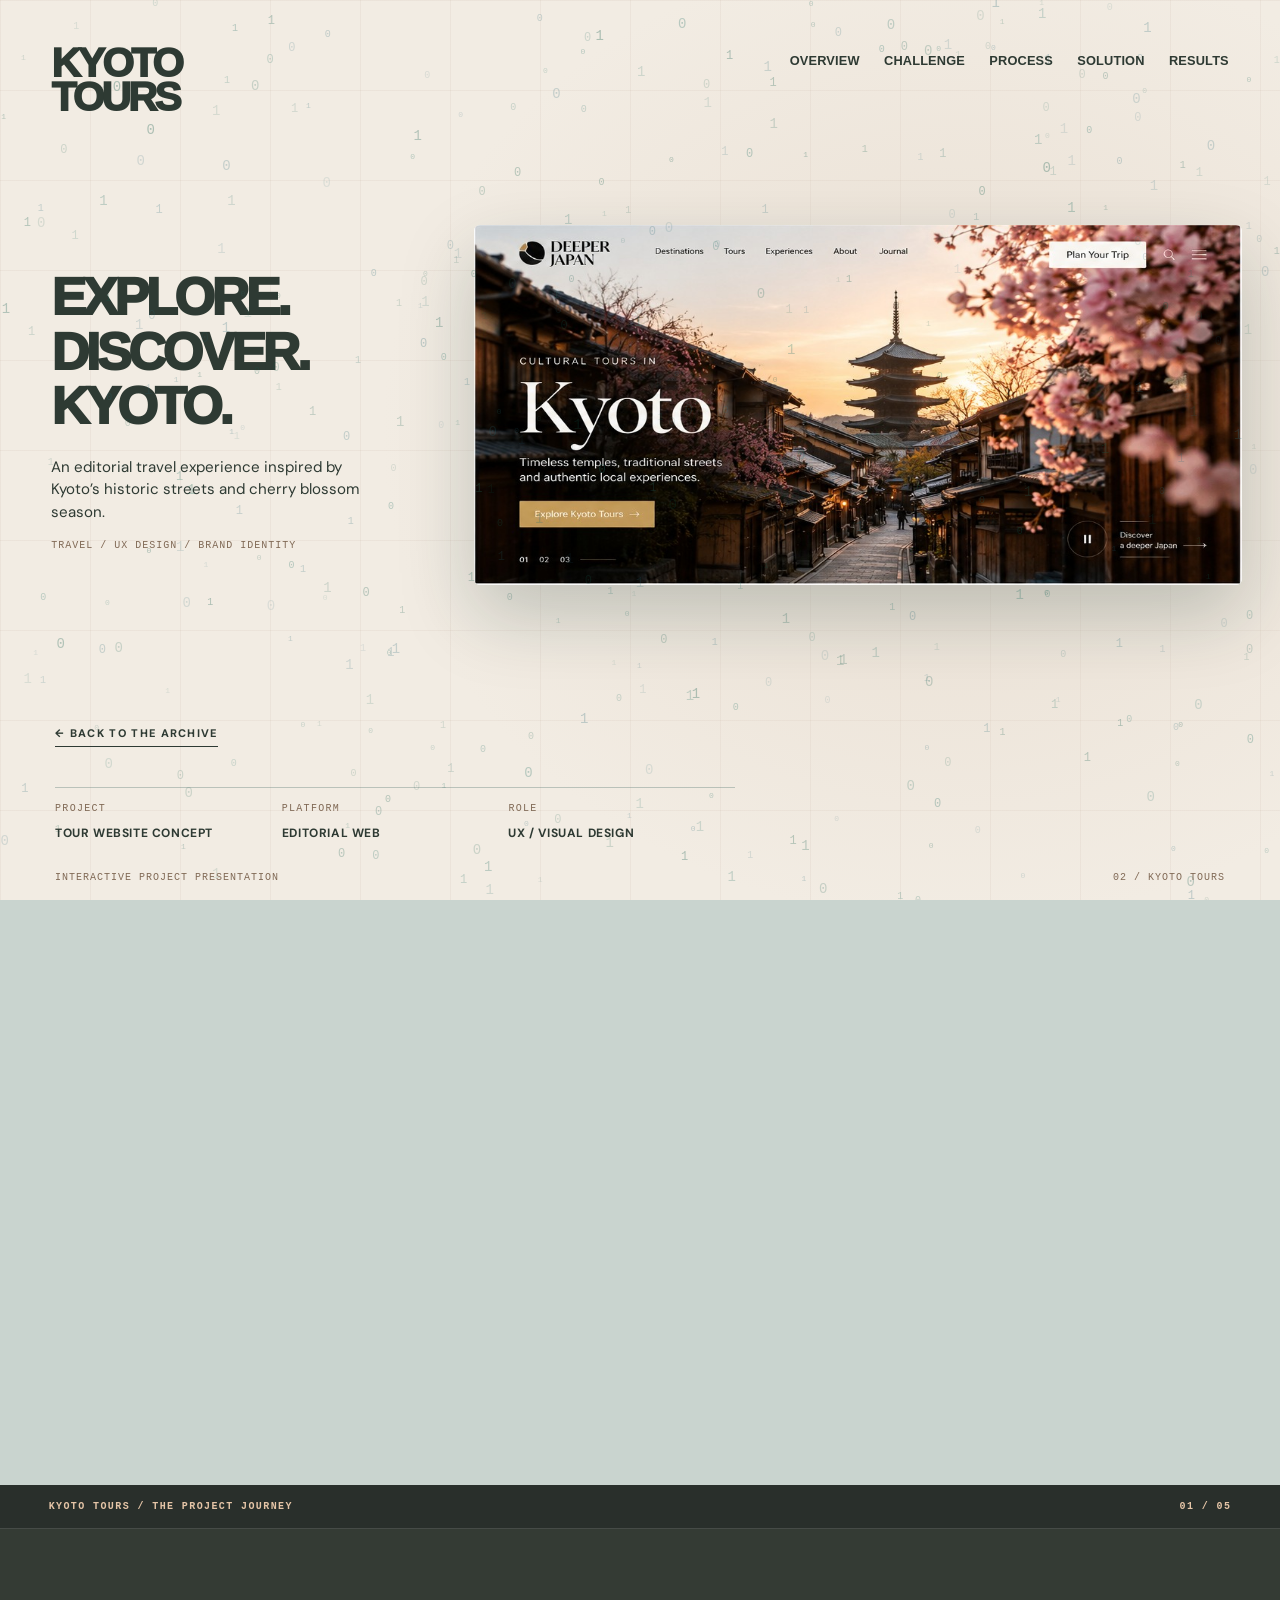
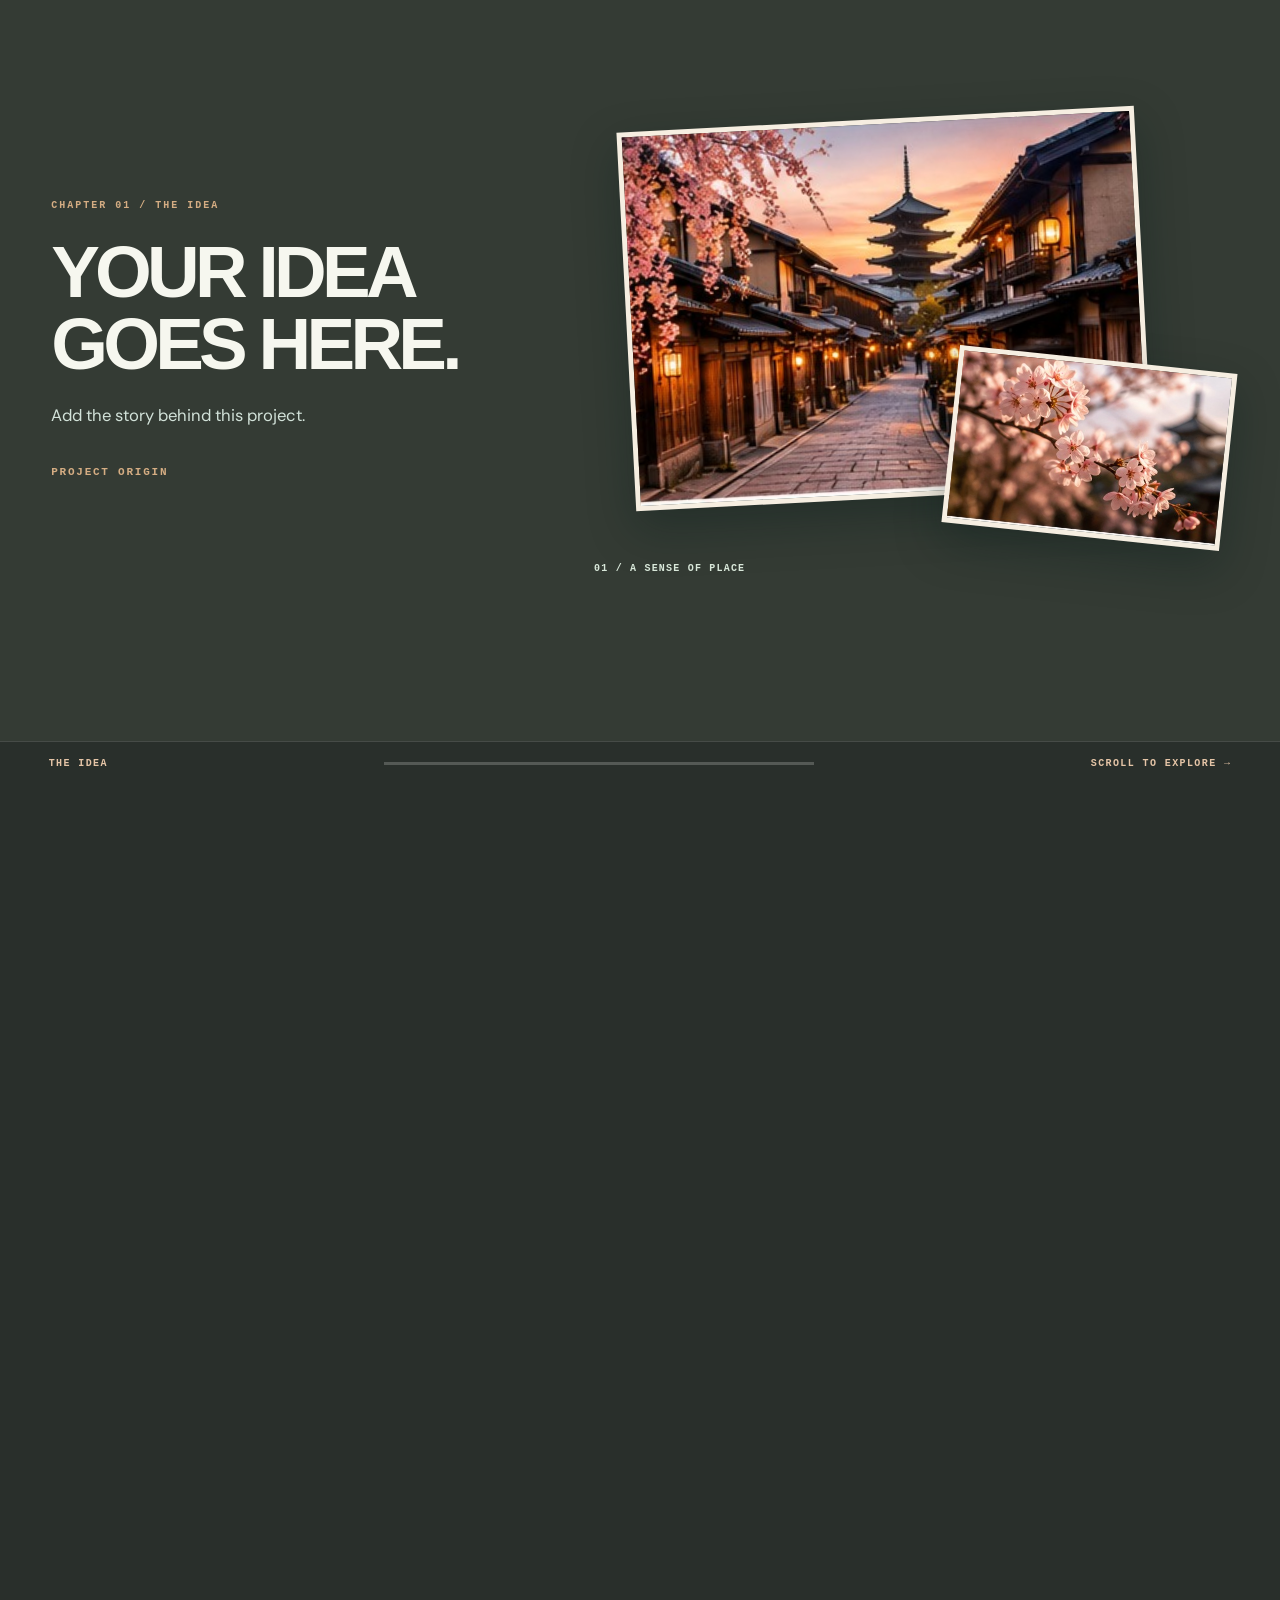
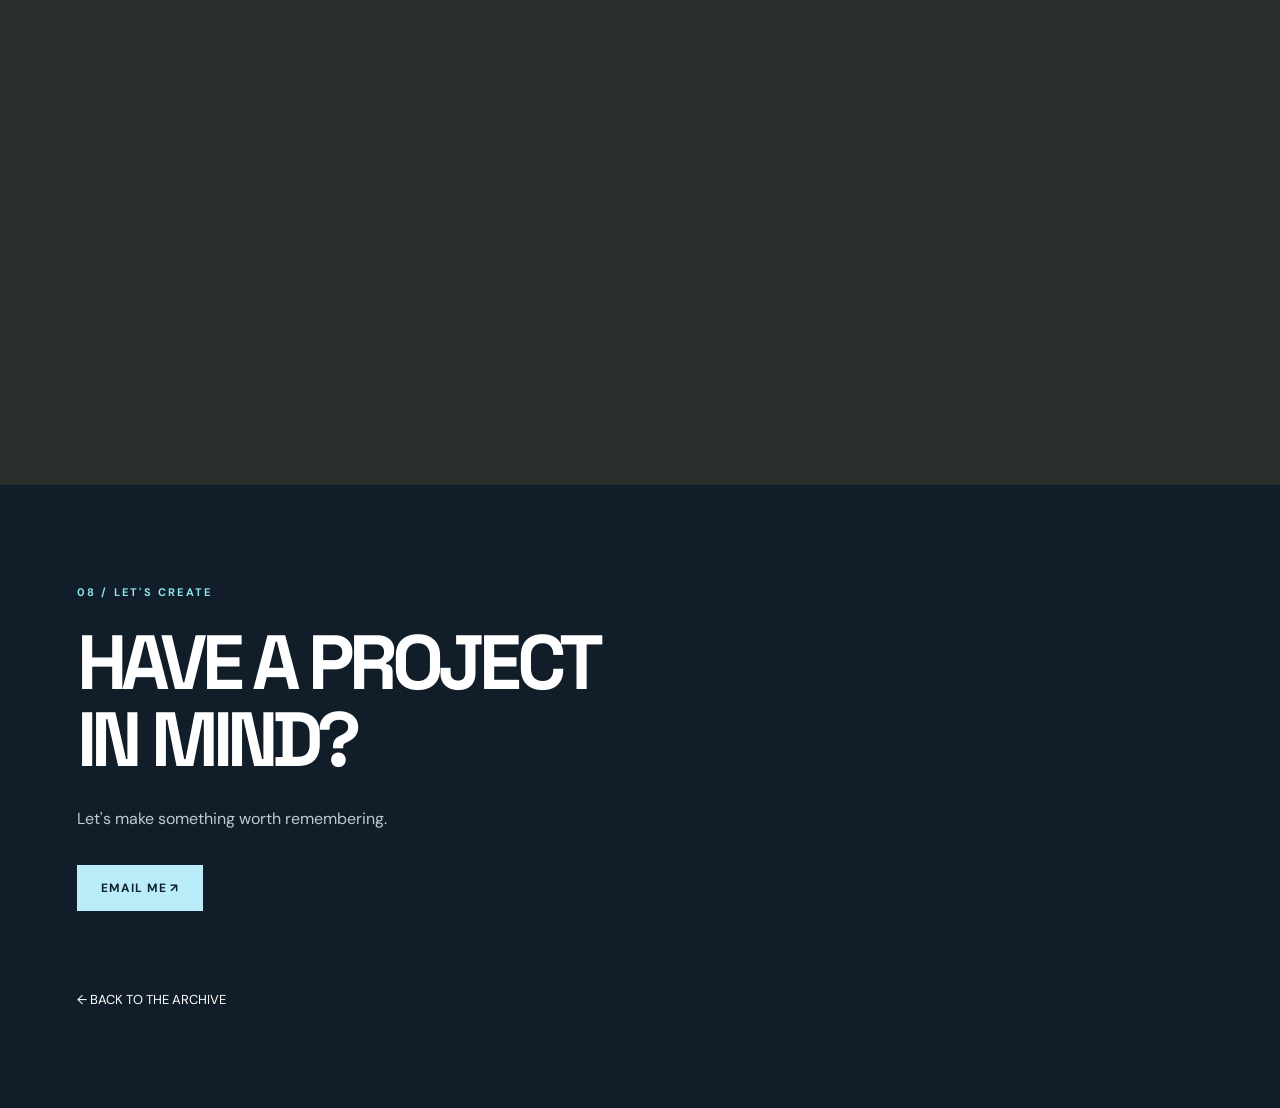
<file: work/project-02.html>
<!DOCTYPE html>
<html lang="en"><head><meta charset="utf-8"/><meta content="width=device-width,initial-scale=1" name="viewport"/><meta content="#111e29" name="theme-color"/><title>Kyoto Tours | Travel Website Design Case Study — Jack Moxey</title><link rel="icon" type="image/x-icon" href="../favicon.ico"><link rel="icon" type="image/png" sizes="128x128" href="../favicon.png"><meta property="og:type" content="article"><meta property="og:title" content="Kyoto Tours | Travel Website Design Case Study — Jack Moxey"><meta property="og:description" content="Explore the Kyoto Tours concept: an editorial travel website inspired by Kyoto’s streets, cultural heritage and cherry blossoms."><meta property="og:image" content="https://jackmoxey.com/assets/og-cover.jpg"><meta property="og:image:width" content="1200"><meta property="og:image:height" content="630"><meta name="twitter:card" content="summary_large_image"><meta name="description" content="Explore the Kyoto Tours concept: an editorial travel website inspired by Kyoto’s streets, cultural heritage and cherry blossoms."><link href="paw.css" rel="stylesheet"/><link href="project-02.css" rel="stylesheet"/><style>.sr-only-seo{position:absolute;width:1px;height:1px;padding:0;margin:-1px;overflow:hidden;clip:rect(0,0,0,0);white-space:nowrap;border:0}</style><link rel="canonical" href="https://jackmoxey.com/work/project-02.html"><meta property="og:url" content="https://jackmoxey.com/work/project-02.html"></head><body><main><h1 class="sr-only-seo">Kyoto Tours — Travel Website Design Case Study</h1><div class="hero-scroll-shell" id="heroScrollShell"><section aria-label="Project 02 case study template" class="case-hero" id="caseHero">
<header class="case-topbar"><a class="case-brand" href="../index.html#work">KYOTO<br/>TOURS</a><nav aria-label="Case study sections" class="case-nav"><a href="#chapter-1">OVERVIEW</a><a href="#chapter-2">CHALLENGE</a><a href="#chapter-3">PROCESS</a><a href="#chapter-4">SOLUTION</a><a href="#chapter-5">RESULTS</a></nav></header>
<div class="case-copy"><div class="case-headline"><span>EXPLORE.</span><span>DISCOVER.</span><span>KYOTO.</span></div><p class="case-intro">An editorial travel experience inspired by Kyoto’s historic streets and cherry blossom season.</p><div class="case-subtitle">TRAVEL / UX DESIGN / BRAND IDENTITY</div></div><a class="case-archive-link" href="../index.html#work">← BACK TO THE ARCHIVE</a>
<div class="case-stage" id="caseStage"><div class="stage-motion" id="stageMotion"><img class="kyoto-hero-image" src="../assets/kyoto-homepage.jpg" alt="Kyoto tours homepage design concept showing historic Kyoto streets and cherry blossoms"/><img class="case-wire-source kyoto-wire-source" id="caseWire" src="../assets/kyoto-hero-wireframe.svg" alt="" aria-hidden="true"/></div></div>
<canvas aria-hidden="true" id="inkCanvas"></canvas><canvas aria-hidden="true" id="caseBinary"></canvas>
<div class="case-hero-bottom"><span>INTERACTIVE PROJECT PRESENTATION</span><span>02 / KYOTO TOURS</span></div><div class="case-meta"><div><small>PROJECT</small><strong>TOUR WEBSITE CONCEPT</strong></div><div><small>PLATFORM</small><strong>EDITORIAL WEB</strong></div><div><small>ROLE</small><strong>UX / VISUAL DESIGN</strong></div></div>

</section></div>
<section aria-label="Project 02 journey template" class="album-shell" id="albumShell">
<div class="album-sticky" id="albumSticky">
<div class="album-top"><span>KYOTO TOURS / THE PROJECT JOURNEY</span><span id="albumCount">01 / 05</span></div>
<div class="album-viewport" id="albumViewport"><div class="album-track" id="albumTrack">
<article class="album-panel template-panel" data-label="THE IDEA" id="chapter-1"><div class="album-panel-copy"><span class="chapter-num">CHAPTER 01 / THE IDEA</span><h2>YOUR IDEA<br/>GOES HERE.</h2><p>Add the story behind this project.</p><span class="album-kicker">PROJECT ORIGIN</span></div><div class="template-art kyoto-visual kyoto-idea"><img class="kyoto-image kyoto-main-image" src="../assets/kyoto-streets.jpg" alt="Kyoto old-town street at dusk"/><img class="kyoto-image kyoto-float-image" src="../assets/kyoto-sakura.jpg" alt="Pink cherry blossoms with Kyoto architecture in the background"/><span class="kyoto-visual-label">01 / A SENSE OF PLACE</span></div></article>
<article class="album-panel template-panel" data-label="THE CHALLENGE" id="chapter-2"><div class="album-panel-copy"><span class="chapter-num">CHAPTER 02 / THE CHALLENGE</span><h2>THE PROBLEM<br/>TO SOLVE.</h2><p>Describe the challenge and your objectives.</p><span class="album-kicker">PROJECT CHALLENGE</span></div><div class="template-art kyoto-visual kyoto-challenge"><div class="kyoto-three-card kyoto-card-a"><img src="../assets/kyoto-streets.jpg" alt="Historic streets as the destination inspiration"/><span>01 / DESTINATION</span></div><div class="kyoto-three-card kyoto-card-b"><img src="../assets/kyoto-wireframe.jpg" alt="Homepage information architecture wireframe"/><span>02 / CLARITY</span></div><div class="kyoto-three-card kyoto-card-c"><img src="../assets/kyoto-sakura.jpg" alt="Cherry blossom imagery supporting the brand mood"/><span>03 / ATMOSPHERE</span></div></div></article>
<article class="album-panel template-panel" data-label="THE PROCESS" id="chapter-3"><div class="album-panel-copy"><span class="chapter-num">CHAPTER 03 / THE PROCESS</span><h2>BEHIND<br/>THE DESIGN.</h2><p>Add your research, sketches, wireframes and design decisions.</p><span class="album-kicker">YOUR DESIGN PROCESS</span></div><div class="template-art kyoto-visual kyoto-process"><img class="kyoto-image kyoto-process-wireframe" src="../assets/kyoto-wireframe.jpg" alt="Grayscale wireframe of the Kyoto tours homepage"/><img class="kyoto-image kyoto-process-palette" src="../assets/kyoto-palette-full.svg" alt="Kyoto design colour palette: ivory, sand, warm grey, vermilion, forest, charcoal and gold"/><span class="kyoto-visual-label">03 / STRUCTURE &amp; PALETTE</span></div></article>
<article class="album-panel template-panel" data-label="THE BUILD" id="chapter-4"><div class="album-panel-copy"><span class="chapter-num">CHAPTER 04 / THE BUILD</span><h2>FROM IDEA<br/>TO REALITY.</h2><p>Show the implementation and key design details.</p><span class="album-kicker">DESIGN / DEVELOPMENT</span></div><div class="template-art kyoto-visual kyoto-build"><img class="kyoto-image kyoto-build-screen" src="../assets/kyoto-homepage.jpg" alt="Designed Kyoto tours homepage with cherry blossoms and call to action"/><img class="kyoto-image kyoto-build-detail" src="../assets/kyoto-sakura.jpg" alt="Cherry blossom photography used for the design atmosphere"/><span class="kyoto-visual-label">04 / FROM WIREFRAME TO SCREEN</span></div></article>
<article class="album-panel template-panel" data-label="THE RESULT" id="chapter-5"><div class="album-panel-copy"><span class="chapter-num">CHAPTER 05 / THE RESULT</span><h2>THE FINAL<br/>OUTCOME.</h2><p>Add final desktop and mobile designs and your reflections.</p><span class="album-kicker">PROJECT OUTCOME</span></div><div class="template-art kyoto-visual kyoto-result"><img class="kyoto-image kyoto-result-screen" src="../assets/kyoto-homepage.jpg" alt="Kyoto tours website desktop homepage design concept"/><img class="kyoto-image kyoto-result-brand" src="../assets/kyoto-brand-art.jpg" alt="Kyoto brand artwork featuring cherry blossoms and a vermilion sun"/><img class="kyoto-image kyoto-result-palette" src="../assets/kyoto-palette-full.svg" alt="Final Kyoto website colour palette"/><span class="kyoto-visual-label">05 / THE DESIGN CONCEPT</span></div></article>
</div></div>
<div class="album-bottom"><span id="albumLabel">THE IDEA</span><div aria-hidden="true" class="album-progress"><div id="albumProgressFill"></div></div><span>SCROLL TO EXPLORE →</span></div>
</div>
</section>
<div class="mobile-album-note">SWIPE SIDEWAYS TO EXPLORE THE FIVE CHAPTERS →</div>
</main><footer class="end"><div class="eyebrow">08 / LET'S CREATE</div><h2>HAVE A PROJECT<br/>IN MIND?</h2><p>Let's make something worth remembering.</p><a class="link" href="mailto:Jackmoxey.jp@gmail.com?subject=Project%20enquiry">EMAIL ME ↗</a><a class="return" href="../index.html#work">← BACK TO THE ARCHIVE</a></footer><script defer="" src="project-02-fluid.js"></script><script defer="" src="paw-hero.js"></script><script defer="" src="paw-binary.js"></script><script defer="" src="project-02-album.js"></script></body></html>
</file>
<file: work/paw.css>
@import url('https://fonts.googleapis.com/css2?family=DM+Sans:wght@400;500;600;700&family=Space+Grotesk:wght@400;500;600;700&display=swap');
:root{--dark:#111e29;--green:#234d40}*{box-sizing:border-box}html{scroll-behavior:smooth}body{margin:0;background:#f5f5f2;color:#14232c;font-family:'DM Sans',Arial,sans-serif}a{color:inherit}header{height:72px;background:var(--dark);color:white;display:flex;justify-content:space-between;align-items:center;padding:0 5vw}header a{text-decoration:none;font-weight:700;font-size:13px;letter-spacing:.07em}header .brand{font-size:22px;letter-spacing:-.06em;font-family:'Space Grotesk'}header nav{display:flex;gap:25px}.hero{background:var(--dark);color:white;padding:60px 5vw 90px}.eyebrow{font-size:11px;font-weight:700;letter-spacing:.2em;color:#8ce4f1;text-transform:uppercase}.hero h1{font-family:'Space Grotesk';font-size:clamp(65px,11vw,160px);letter-spacing:-.09em;line-height:.85;margin:28px 0}.hero-lead{display:flex;justify-content:space-between;align-items:end;gap:30px;margin-bottom:30px}.hero-lead p{font-size:19px;color:#bac8cf;line-height:1.5;max-width:600px}.hero-lead small{font-size:11px;letter-spacing:.1em;color:#8ce4f1}.compare{width:100%;aspect-ratio:2.15;position:relative;overflow:hidden;background:#e1e8e4;cursor:crosshair;isolation:isolate}.compare img{width:100%;height:100%;position:absolute;inset:0;object-fit:cover;object-position:top center}.compare .wire{clip-path:circle(var(--r,0px) at var(--x,50%) var(--y,50%));will-change:clip-path}.compare .tag{position:absolute;left:20px;bottom:20px;z-index:2;background:#10222ddd;color:white;font-size:11px;padding:12px 16px;letter-spacing:.09em}.toggle{display:none;position:absolute;right:12px;bottom:14px;z-index:3;background:#b7eeff;border:0;padding:12px;font-weight:700;font-size:11px}.wrap{max-width:1180px;padding:0 28px;margin:auto}.section{padding:clamp(70px,9vw,130px) 0;border-bottom:1px solid #d9dedc}.section .number{font-size:12px;color:var(--green);font-weight:700;letter-spacing:.2em}.section h2,.end h2{font-family:'Space Grotesk';font-size:clamp(43px,6vw,84px);line-height:1;letter-spacing:-.075em;margin:25px 0 30px}.lead{font-size:clamp(20px,2.4vw,29px);line-height:1.5;max-width:900px}.section p{line-height:1.8;color:#4e5b5e}.cols{display:grid;grid-template-columns:1fr 1fr;gap:55px}.facts{display:grid;grid-template-columns:repeat(3,1fr);gap:30px;border-top:1px solid #cbd3d0;padding-top:30px;margin-top:45px}.facts b{display:block;color:var(--green);font-size:11px;letter-spacing:.15em;margin-bottom:12px}.facts span{font-weight:600}.phases{display:grid;grid-template-columns:repeat(3,1fr);gap:14px}.phase{background:white;border:1px solid #d9dfdc;padding:28px}.phase b{color:var(--green);font-size:12px}.phase h3{font-family:'Space Grotesk';font-size:28px;letter-spacing:-.05em}.visual{background:#e5ebe7;padding:clamp(16px,4vw,44px);margin:40px 0}.visual img{width:100%;max-height:700px;object-fit:contain;box-shadow:0 18px 40px #111d2924}.note{font-size:12px!important;background:#e9efec;padding:15px}.link{display:inline-block;text-decoration:none;background:var(--green);color:white;padding:15px 24px;font-weight:700;font-size:12px;letter-spacing:.08em;margin-top:20px}.end{background:var(--dark);color:white;padding:100px 6vw}.end p{color:#bccbd0}.end .link{background:#b9edfa;color:#10222c}.end .return{display:block;margin-top:80px;text-decoration:none;font-size:13px}h3{font-family:'Space Grotesk';letter-spacing:-.04em;font-size:26px}@media(max-width:700px){header{height:62px;padding:0 18px}header .brand{font-size:17px}header nav{gap:12px}header a{font-size:10px}.hero{padding:48px 18px 65px}.hero h1{font-size:clamp(55px,15vw,100px)}.hero-lead{display:block}.hero-lead small{display:none}.compare{aspect-ratio:1.1}.toggle{display:block}.compare .tag{font-size:9px;left:10px;bottom:16px;max-width:48%}.wrap{padding:0 20px}.cols,.phases{grid-template-columns:1fr;gap:14px}.facts{grid-template-columns:repeat(2,1fr);gap:25px}.section{padding:70px 0}.end{padding:75px 20px}}@media(prefers-reduced-motion:reduce){html{scroll-behavior:auto}}

/* V7.1: homepage-aligned case-study hero. Other sections remain untouched. */
.case-hero{height:100svh;min-height:620px;position:relative;isolation:isolate;overflow:hidden;background:#f7f8f6;color:#15191f}
.case-topbar{position:absolute;z-index:30;top:clamp(18px,2.6vw,38px);left:clamp(20px,3vw,48px);right:clamp(20px,3vw,48px);display:flex;align-items:flex-start;justify-content:space-between;pointer-events:none}
.case-topbar a{pointer-events:auto;text-decoration:none;color:#15191f}
.case-brand{font-family:Arial,Helvetica,sans-serif;font-size:clamp(26px,3.1vw,52px);font-weight:950;letter-spacing:-.075em;line-height:.84}
.case-nav{display:flex;flex-direction:column;align-items:flex-end;gap:1px}.case-nav a{font-family:Arial,Helvetica,sans-serif;font-size:clamp(14px,1.6vw,24px);font-weight:900;letter-spacing:-.045em;line-height:1.05;transition:opacity .2s}.case-nav a:hover{opacity:.42}
.case-headline{position:absolute;left:1.2vw;top:32%;z-index:2;font-family:Arial,Helvetica,sans-serif;font-size:clamp(48px,7.7vw,132px);font-weight:950;line-height:.82;letter-spacing:-.085em;color:#565b5e;pointer-events:none}.case-headline span{display:block}
.case-subtitle{position:absolute;left:3vw;top:53%;font:11px monospace;letter-spacing:.14em;color:#626d73;z-index:2;pointer-events:none}
.case-stage{position:absolute;z-index:5;left:50%;bottom:9%;width:min(65vw,860px);height:min(67svh,610px);transform:translateX(-50%);pointer-events:none;border-radius:8px;box-shadow:0 28px 70px #13283128;overflow:hidden;background:#f0f1ed}
.case-final,.case-wire-source{position:absolute;inset:0;width:100%;height:100%;object-fit:cover;object-position:center top}.case-wire-source{visibility:hidden}
.case-hero #inkCanvas{position:absolute;inset:0;width:100%;height:100%;z-index:12;pointer-events:none;display:block}
.case-hero-bottom{position:absolute;z-index:15;bottom:20px;left:3vw;right:3vw;display:flex;justify-content:space-between;gap:20px;font:10px monospace;letter-spacing:.1em;color:#626d73;pointer-events:none}.case-hero-bottom span:last-child{text-align:right}
.case-mobile-toggle{display:none;position:absolute;z-index:31;bottom:65px;right:5vw;border:1px solid #263e48;border-radius:3px;background:#151f28;color:#fff;padding:12px 14px;font:700 11px Arial;letter-spacing:.05em}
@media(max-width:767px){.case-hero{min-height:560px}.case-topbar{top:20px;left:5vw;right:5vw}.case-brand{font-size:clamp(23px,7vw,35px)}.case-nav{gap:5px}.case-nav a{font-size:clamp(12px,3.5vw,16px)}.case-headline{top:27%;left:4vw;font-size:clamp(45px,11vw,78px)}.case-subtitle{left:5vw;top:42%;font-size:9px}.case-stage{width:94vw;height:46svh;bottom:14%;box-shadow:0 14px 36px #13283125}.case-hero-bottom{left:5vw;right:5vw;bottom:max(15px,env(safe-area-inset-bottom));font-size:8px}.case-mobile-toggle{display:block}.case-hero.wireframe-on .case-wire-source{visibility:visible;z-index:2}.case-hero.wireframe-on #inkCanvas{display:none}}
@media(prefers-reduced-motion:reduce){.case-hero #inkCanvas{display:none}.case-mobile-toggle{display:block}.case-hero.wireframe-on .case-wire-source{visibility:visible;z-index:2}}

/* Override legacy generic header rules only inside the new hero. */
.case-hero header.case-topbar{height:auto;background:transparent;color:#15191f;display:flex;justify-content:space-between;align-items:flex-start;padding:0}
.case-hero header.case-topbar a.case-brand{font-size:clamp(26px,3.1vw,52px);letter-spacing:-.075em;font-weight:950;line-height:.84}
.case-hero header.case-topbar nav.case-nav{display:flex;flex-direction:column;gap:1px;align-items:flex-end}
.case-hero header.case-topbar nav.case-nav a{font-size:clamp(14px,1.6vw,24px);font-weight:900;letter-spacing:-.045em;line-height:1.05}
@media(max-width:767px){.case-hero header.case-topbar a.case-brand{font-size:clamp(23px,7vw,35px)}.case-hero header.case-topbar nav.case-nav{gap:5px}.case-hero header.case-topbar nav.case-nav a{font-size:clamp(12px,3.5vw,16px)}}

/* V7.2 — focused hero revision. Remove the duplicate dark header; keep the project
   typography in its own column, separate from the preview. */
.case-hero{background:#e1e7e5;color:#13272a;min-height:670px}
.case-hero header.case-topbar{top:clamp(28px,3.6vw,56px);left:clamp(26px,4vw,66px);right:clamp(26px,4vw,66px)}
.case-hero header.case-topbar a.case-brand{color:#14252c}
.case-hero header.case-topbar nav.case-nav a{color:#14252c}
.case-headline{left:4.1%;top:43%;font-size:clamp(56px,7.4vw,115px);line-height:.89;color:#203c3b;max-width:42%;z-index:6}
.case-subtitle{left:4.3%;top:65%;font-size:11px;letter-spacing:.1em;color:#45605e;z-index:6}
.case-archive-link{position:absolute;z-index:17;bottom:9.5%;left:4.3%;font-size:11px;font-weight:800;letter-spacing:.12em;text-decoration:none;color:#1d4542;border-bottom:1px solid currentColor;padding-bottom:6px}
.case-stage{left:auto;right:4%;top:25%;bottom:auto;width:53%;height:59%;transform:none;border-radius:5px;box-shadow:0 25px 55px #102b2928}
.case-hero-bottom{bottom:22px;left:4.3%;right:4.3%;color:#526a67}
@media(max-width:767px){
 .case-hero{min-height:710px;height:100svh}
 .case-hero header.case-topbar{left:5%;right:5%;top:22px}
 .case-headline{top:27%;left:5%;font-size:clamp(53px,12vw,78px);max-width:90%}
 .case-subtitle{top:43%;left:5%;font-size:9px}
 .case-stage{left:5%;right:5%;top:51%;bottom:auto;width:90%;height:32%;transform:none}
 .case-archive-link{bottom:9%;left:5%}
 .case-hero-bottom{left:5%;right:5%;bottom:18px;font-size:8px}
 .case-mobile-toggle{bottom:9%;right:5%;padding:11px;font-size:10px}
}
@media(min-width:768px) and (max-width:1000px){.case-headline{font-size:7.1vw}.case-subtitle{top:62%}}

/* V7.3: Preserve the full Paw & Solve screenshot and align the reveal exactly. */
@media(min-width:768px){
 .case-stage{height:auto;aspect-ratio:1350 / 633;overflow:hidden}
}
.case-final,.case-wire-source{object-fit:fill;object-position:0 0}
@media(max-width:767px){
 .case-stage{height:auto;aspect-ratio:1350 / 633;top:51%}
}

/* V7.4 — project-first hero with full-area double-layer reveal */
.case-hero{background:#dce4e1;min-height:780px;height:100svh;overflow:hidden}
.case-hero:before{content:"";position:absolute;inset:0;pointer-events:none;background:radial-gradient(ellipse 58% 65% at 76% 46%,#b8cbc755,transparent 75%),linear-gradient(90deg,#ffffff19 1px,transparent 1px),linear-gradient(#ffffff19 1px,transparent 1px);background-size:auto,90px 90px,90px 90px}
.case-hero header.case-topbar{z-index:24}
.case-hero header.case-topbar a.case-brand{font-size:clamp(29px,3.2vw,52px);color:#173c37}
.case-headline{top:32%;left:4.2%;font-size:clamp(42px,5.5vw,87px);max-width:43%;line-height:.98;color:#1c403c;z-index:6}
.case-headline span{display:block}
.case-intro{position:absolute;z-index:6;left:4.4%;top:57%;max-width:390px;font-size:clamp(15px,1.4vw,20px);line-height:1.45;color:#385d57;margin:0}
.case-subtitle{top:65%;left:4.4%;font-size:10px;color:#4e6c65}
.case-stage{right:3.5%;top:26%;width:57%;aspect-ratio:1350/633;height:auto;z-index:5;box-shadow:0 28px 65px #0e2a2a32}
.case-meta{position:absolute;left:4.3%;right:4.3%;bottom:6%;z-index:18;display:flex;gap:0;max-width:700px;border-top:1px solid #4c706b55;padding-top:15px}
.case-meta>div{min-width:0;flex:1;padding-right:16px}.case-meta small{display:block;font:10px monospace;letter-spacing:.13em;color:#56746f;margin-bottom:7px}.case-meta strong{font-size:12px;letter-spacing:.05em;color:#21463f}
.case-archive-link{bottom:17%;z-index:18}
.case-hero-bottom{bottom:15px;z-index:18}
.case-hero #inkCanvas{z-index:12}
.case-hero #caseBinary{position:absolute;inset:0;width:100%;height:100%;pointer-events:none;z-index:14;opacity:.65}
@media(max-width:767px){
 .case-hero{height:100svh;min-height:740px}
 .case-headline{left:5%;top:23%;font-size:clamp(40px,10vw,72px);max-width:95%}
 .case-intro{top:40%;left:5%;right:5%;font-size:15px}
 .case-subtitle{top:48%;left:5%;font-size:9px}
 .case-stage{top:54%;left:5%;right:5%;width:90%;height:auto;aspect-ratio:1350/633}
 .case-meta{left:5%;right:5%;bottom:8%;max-width:none;padding-top:10px}
 .case-meta small{font-size:8px}.case-meta strong{font-size:9px}
 .case-archive-link{bottom:17%;left:5%;font-size:10px}
 .case-hero-bottom{bottom:12px}
 .case-mobile-toggle{bottom:16%;right:5%;z-index:22}
}

/* V7.5 — unify ink colours and keep the copy in a real vertical flow */
.case-hero{--hero-ink:#183c36;--hero-muted:#476a62}
.case-copy{position:absolute;z-index:6;left:4.3%;top:34%;width:36%;display:flex;flex-direction:column;align-items:flex-start;gap:0;pointer-events:none}
.case-copy .case-headline{position:static;left:auto;top:auto;width:100%;max-width:none;margin:0;font-size:clamp(41px,5.1vw,77px);line-height:1.01;letter-spacing:-.068em;color:var(--hero-ink)}
.case-copy .case-intro{position:static;left:auto;top:auto;right:auto;max-width:380px;margin:clamp(19px,3vh,30px) 0 0;font-size:clamp(15px,1.35vw,19px);line-height:1.5;color:var(--hero-ink)}
.case-copy .case-subtitle{position:static;left:auto;top:auto;margin-top:16px;font-size:10px;line-height:1.5;color:var(--hero-muted)}
.case-hero header.case-topbar a.case-brand,
.case-hero header.case-topbar nav.case-nav a,
.case-archive-link,
.case-meta strong{color:var(--hero-ink)}
.case-meta small,.case-hero-bottom{color:var(--hero-muted)}
.case-stage{right:3.5%;width:57%;top:26%}
@media(min-width:768px) and (max-height:760px){
 .case-copy{top:32%}
 .case-copy .case-headline{font-size:clamp(39px,4.65vw,68px)}
 .case-copy .case-intro{margin-top:17px}
}
@media(max-width:767px){
 .case-hero{min-height:770px}
 .case-copy{left:5%;right:5%;width:90%;top:22%;gap:0}
 .case-copy .case-headline{font-size:clamp(37px,9vw,64px);line-height:.98}
 .case-copy .case-intro{margin-top:14px;font-size:14px;max-width:320px}
 .case-copy .case-subtitle{margin-top:9px;font-size:8px}
 .case-stage{top:55%;width:90%;left:5%;right:5%}
}

/* V7.6: Sage + evergreen palette; horizontal navigation; high-density binary. */
.case-hero{background:#c9d4cf;--hero-ink:#193d35;--hero-muted:#45685c}
.case-hero:before{background:radial-gradient(ellipse 60% 70% at 72% 45%,#e0e8dd90,transparent 77%),linear-gradient(90deg,#ffffff14 1px,transparent 1px),linear-gradient(#ffffff14 1px,transparent 1px);background-size:auto,92px 92px,92px 92px}
.case-hero header.case-topbar{align-items:flex-start}
.case-hero header.case-topbar nav.case-nav{display:flex;flex-direction:row;align-items:center;justify-content:flex-end;gap:clamp(14px,1.9vw,32px);padding-top:7px;flex-wrap:wrap;max-width:76%}
.case-hero header.case-topbar nav.case-nav a{font-size:clamp(11px,1vw,15px);font-weight:850;line-height:1.3;letter-spacing:.012em;color:var(--hero-ink);white-space:nowrap}
.case-hero header.case-topbar nav.case-nav a:hover{text-decoration:underline;text-underline-offset:7px;opacity:1}
.case-hero #caseBinary{opacity:1;z-index:14}
@media(max-width:767px){
 .case-hero header.case-topbar{align-items:flex-start}
 .case-hero header.case-topbar nav.case-nav{max-width:61%;gap:6px 12px;padding-top:0;justify-content:flex-end;align-content:flex-start}
 .case-hero header.case-topbar nav.case-nav a{font-size:10px;letter-spacing:0;line-height:1.25}
 .case-copy{top:23%}
}
@media(max-width:390px){.case-hero header.case-topbar nav.case-nav{max-width:60%;gap:5px 8px}.case-hero header.case-topbar nav.case-nav a{font-size:9px}}

/* V7.7: keep the revealed text on the same ink layer as the dark background. */
.case-hero #inkCanvas{z-index:35;pointer-events:none}

/* V8.0 — Living Case Study. Keep V7.7's fluid reveal, binary and palette. */
.hero-scroll-shell{position:relative;height:180svh;background:#c9d4cf}
.hero-scroll-shell .case-hero{position:sticky;top:0;height:100svh;min-height:0}
.case-hero .case-stage{right:2.5%;top:23%;width:64%;z-index:5;overflow:visible;box-shadow:none;background:transparent;perspective:1200px}
.stage-motion{width:100%;height:100%;position:relative;transform-style:preserve-3d;will-change:transform;box-shadow:0 30px 75px #102d2936;border-radius:6px;overflow:hidden;background:#e7eae4}
.stage-motion .case-final,.stage-motion .case-wire-source{position:absolute;inset:0;width:100%;height:100%;object-fit:fill}
.case-copy{left:4%;width:32%;top:34%}.case-copy .case-headline{font-size:clamp(40px,4.65vw,76px)}
.case-hero-bottom{bottom:17px}.case-hero-bottom span:last-child{font-size:10px}
.case-meta{bottom:6.5%}
.album-shell{height:600svh;position:relative;background:#142c28;color:#f3f6f2}
.album-sticky{height:100svh;position:sticky;top:0;overflow:hidden;display:flex;flex-direction:column;background:#142c28}
.album-top,.album-bottom{flex:0 0 auto;display:flex;align-items:center;justify-content:space-between;gap:22px;padding:22px clamp(20px,3.8vw,65px);font:700 10px/1.3 monospace;letter-spacing:.14em;color:#a9c9bd}
.album-top{border-bottom:1px solid #ffffff22}.album-bottom{border-top:1px solid #ffffff22}
.album-viewport{flex:1;min-height:0;overflow:hidden}.album-track{height:100%;display:flex;will-change:transform}
.album-panel{position:relative;flex:0 0 100vw;width:100vw;height:100%;display:grid;grid-template-columns:43% 57%;align-items:center;gap:0;overflow:hidden;padding:clamp(25px,5vw,80px);isolation:isolate}
.album-panel-copy{z-index:2;position:relative;max-width:620px}.chapter-num{font:700 11px monospace;letter-spacing:.2em;color:#b3ddc8}
.album-panel h2{font-family:Arial,Helvetica,sans-serif;font-weight:900;font-size:clamp(52px,6.5vw,114px);line-height:.93;letter-spacing:-.07em;margin:26px 0 28px;color:#f6f7ef}
.album-panel p{font-size:clamp(15px,1.35vw,20px);line-height:1.6;max-width:450px;color:#d2e2d9}
.album-panel-art{width:100%;height:75%;display:flex;align-items:center;justify-content:center;position:relative;padding:20px}
.album-panel-art img{max-width:100%;max-height:100%;object-fit:contain;box-shadow:0 30px 80px #07171355}
.art-tag{position:absolute;bottom:-8px;right:5%;font:700 10px monospace;letter-spacing:.13em;color:#c7d9d1}
.album-kicker{display:block;margin-top:38px;font:700 11px monospace;letter-spacing:.16em;color:#b4d6c6}
.panel-intro{background:radial-gradient(circle at 75% 55%,#31564b 0,#172f2a 58%,#122622 100%)}
.panel-challenge{background:#e0e7e0;color:#193d35}.panel-challenge h2{color:#193d35}.panel-challenge p{color:#47645b}.panel-challenge .chapter-num{color:#40685a}.album-big-number{position:absolute;right:5%;top:50%;transform:translateY(-50%);font-size:min(47vw,640px);font-weight:900;line-height:1;letter-spacing:-.14em;color:#a6bfb13d;pointer-events:none}
.micro-list{display:flex;flex-direction:column;gap:12px;margin-top:30px;font:700 12px monospace;letter-spacing:.1em;color:#608174}.panel-build .micro-list{color:#a6d2bc}
.panel-process{background:#244b40}.panel-process .blueprint img{background:#f3f6f5;padding:12px}
.panel-build{background:#172e35}.panel-build .build-art img{transform:rotate(-3deg);box-shadow:25px 40px 70px #0006}
.panel-result{background:radial-gradient(circle at 75% 45%,#3a705d,#15382f 62%,#112923)}
.album-result-mark{font-size:clamp(130px,22vw,400px);font-weight:900;letter-spacing:-.12em;color:#ffffff17;white-space:nowrap;text-align:center}.album-result-mark span{display:block;font:700 15px monospace;letter-spacing:.2em;color:#c4dfd1}
.album-actions{display:flex;gap:12px;flex-wrap:wrap;margin-top:32px}.album-actions a{border:1px solid #a4c7b8;padding:15px 18px;text-decoration:none;font:700 11px monospace;letter-spacing:.08em;color:#eaf6ec}.album-actions a:first-child{background:#d6eddb;color:#183d32}
.album-progress{height:3px;max-width:430px;flex:1;background:#ffffff33}.album-progress>div{height:100%;width:0;background:#bcebd1}
.mobile-album-note{display:none}.end{position:relative}
@media(max-width:767px){
 .hero-scroll-shell{height:100svh}.hero-scroll-shell .case-hero{position:relative}
 .case-hero .case-stage{top:55%;left:4%;right:4%;width:92%;perspective:none}
 .case-copy{left:5%;top:23%;width:90%}.case-copy .case-headline{font-size:clamp(37px,9vw,65px)}
 .album-shell{height:auto}.album-sticky{position:relative;height:82svh;min-height:610px}.album-viewport{overflow-x:auto;scroll-snap-type:x mandatory;overscroll-behavior-x:contain;-webkit-overflow-scrolling:touch}.album-track{transform:none!important}.album-panel{flex:0 0 88vw;width:88vw;grid-template-columns:1fr;grid-template-rows:auto minmax(0,1fr);padding:25px 22px;scroll-snap-align:start}.album-panel h2{font-size:clamp(43px,10vw,75px);margin:16px 0}.album-panel p{font-size:14px;line-height:1.45}.album-panel-art{height:100%;max-height:280px;padding:5px}.album-panel-art img{max-height:95%}.album-big-number{font-size:68vw;top:65%}.album-result-mark{font-size:25vw}.album-top,.album-bottom{padding:15px 18px;font-size:9px}.album-bottom span:last-child{display:none}.mobile-album-note{display:block;background:#142c28;color:#d5e4da;padding:13px 20px;font:700 10px monospace;letter-spacing:.1em}
}
@media(prefers-reduced-motion:reduce){.stage-motion,.album-track{transition:none!important;will-change:auto}}

/* V8.1 — layout and scroll-transition repairs */
.hero-scroll-shell{height:165svh}
.hero-scroll-shell .case-hero{--transition:0;min-height:0;isolation:isolate}
.case-hero .case-copy{left:4%;top:30%;width:31%;z-index:8;transform:translate3d(0,calc(var(--transition)*-35px),0);opacity:calc(1 - var(--transition)*1.45);transition:none}
.case-hero .case-copy .case-headline{font-size:clamp(37px,4.1vw,64px);line-height:1.04;letter-spacing:-.068em;overflow-wrap:normal}
.case-hero .case-copy .case-intro{margin-top:22px;max-width:330px;font-size:clamp(14px,1.18vw,18px);line-height:1.5}
.case-hero .case-copy .case-subtitle{margin-top:14px}
.case-hero .case-stage{left:auto;right:3%;top:25%;width:60%;height:auto;aspect-ratio:1350/633;transform:none;z-index:5}
.case-hero .case-topbar{opacity:calc(1 - var(--transition)*1.4);transform:translateY(calc(var(--transition)*-30px))}
.case-hero .case-archive-link,.case-hero .case-meta,.case-hero .case-hero-bottom{opacity:calc(1 - var(--transition)*1.6)}
.case-hero::after{content:"";position:absolute;inset:0;background:#142c28;opacity:clamp(0,calc((var(--transition) - .48)*1.93),1);z-index:20;pointer-events:none}
.case-hero .case-meta{max-width:680px}
.album-panel{grid-template-columns:minmax(0,45%) minmax(0,55%);padding:clamp(28px,4vw,60px);min-width:0}
.album-panel-copy{max-width:100%;align-self:center;min-width:0}
.album-panel h2{font-size:clamp(38px,min(5.7vw,9.4vh),88px);line-height:.99;letter-spacing:-.065em;margin:clamp(12px,2.5vh,25px) 0 clamp(12px,2.5vh,25px);overflow-wrap:normal}
.album-panel p{font-size:clamp(14px,min(1.3vw,2.2vh),19px);line-height:1.5;max-width:440px;margin:0}
.album-panel .micro-list{gap:8px;margin-top:18px;font-size:10px}
.album-panel-art{min-width:0;height:min(70%,520px)}
.album-panel .chapter-num{font-size:10px}
.album-top,.album-bottom{padding-top:15px;padding-bottom:15px}
.panel-challenge .album-big-number{right:6%;font-size:min(39vw,62vh)}
@media(min-width:768px) and (max-width:1100px){
 .case-hero .case-copy{width:34%;top:30%}
 .case-hero .case-copy .case-headline{font-size:clamp(35px,4vw,55px)}
 .case-hero .case-stage{width:59%;right:2%}
 .album-panel{grid-template-columns:50% 50%;padding:30px}
 .album-panel h2{font-size:clamp(37px,5vw,65px)}
}
@media(max-height:740px) and (min-width:768px){
 .case-hero .case-copy{top:30%}
 .case-hero .case-copy .case-headline{font-size:clamp(35px,4vw,58px)}
 .case-hero .case-copy .case-intro{margin-top:12px}
 .case-hero .case-copy .case-subtitle{margin-top:8px}
 .case-hero .case-stage{top:23%}
 .album-panel h2{font-size:clamp(36px,min(5vw,9vh),68px)}
 .album-panel .micro-list{margin-top:12px}
}
@media(max-width:767px){
 .hero-scroll-shell{height:100svh}
 .case-hero .case-copy{top:23%;left:5%;width:90%;opacity:1;transform:none}
 .case-hero .case-copy .case-headline{font-size:clamp(35px,9vw,60px)}
 .case-hero .case-copy .case-intro{margin-top:12px;font-size:14px}
 .case-hero .case-stage{top:57%;left:5%;right:5%;width:90%}
 .case-hero::after{display:none}
 .album-panel{grid-template-columns:1fr;grid-template-rows:auto minmax(0,1fr);padding:20px}
 .album-panel h2{font-size:clamp(38px,9vw,64px)}
 .album-panel p{font-size:13px;line-height:1.45}
 .album-panel-art{height:100%;max-height:240px}
}

/* V8.2 — challenge cards and identity showcase; no changes to hero or scroll engine */
.panel-challenge .challenge-deck{position:relative;z-index:3;width:min(100%,650px);height:min(65vh,470px);justify-self:center;align-self:center}
.challenge-card{position:absolute;width:76%;min-height:31%;padding:15px 18px;background:#f8f9f2;border:1px solid #9db7a8;box-shadow:0 18px 38px #183b3325;border-radius:10px;display:flex;flex-direction:column;gap:9px;transition:transform .45s cubic-bezier(.2,.8,.2,1),box-shadow .45s}
.challenge-card-top{display:flex;justify-content:space-between;gap:8px;color:#42685a;font:700 9px/1.2 monospace;letter-spacing:.09em}
.challenge-card small{font:600 10px/1.3 Arial,sans-serif;color:#527265}
.card-clarity{top:0;left:0;transform:rotate(-5deg)}
.card-trust{top:30%;right:0;transform:rotate(4deg);background:#f2efe5}
.card-navigation{bottom:0;left:3%;transform:rotate(-2deg)}
.challenge-deck:hover .card-clarity{transform:translate(-10px,-12px) rotate(-7deg)}
.challenge-deck:hover .card-trust{transform:translate(10px,0) rotate(6deg)}
.challenge-deck:hover .card-navigation{transform:translate(-6px,12px) rotate(-4deg)}
.mini-wireframe{display:flex;gap:12px;height:62px}.mini-photo{width:40%;display:grid;place-items:center;background:#d5e0d8;border:1px dashed #83a094;font:700 8px monospace;color:#527568}.mini-details{flex:1;display:flex;flex-direction:column;gap:5px}.mini-details i{display:block;width:92%;height:6px;background:#d5dfd7}.mini-details i.short{width:55%}.mini-details b{margin-top:auto;background:#1b473b;color:#fff;padding:5px;font:700 8px monospace;text-align:center}
.brand-swatches{display:flex;gap:5px;height:26px}.brand-swatches span{flex:1;border-radius:2px}.brand-swatches span:nth-child(1){background:#193d35}.brand-swatches span:nth-child(2){background:#45685c}.brand-swatches span:nth-child(3){background:#e1e7df}.brand-swatches span:nth-child(4){background:#f7f3e8}
.trust-wordmark{font:bold 22px/1.2 Arial,sans-serif;color:#193d35}.trust-paw{color:#789c65}
.journey-flow{display:flex;align-items:center;gap:5px}.journey-flow span{flex:1;text-align:center;padding:10px 2px;border:1px solid #9ab6a5;border-radius:4px;background:#e9efe9;color:#1c4539;font:700 clamp(7px,.72vw,10px) monospace}.journey-flow b{font-size:13px;color:#477360}
.challenge-note{position:absolute;bottom:-18px;right:0;font:700 8px monospace;letter-spacing:.12em;color:#6b8b7e}
.panel-result .identity-showcase{z-index:2;min-width:0;justify-self:center;width:min(100%,720px);display:flex;flex-direction:column;align-items:center;gap:13px}
.identity-wordmark{display:flex;align-items:center;gap:10px;color:#f7f3e8;font:bold clamp(24px,2.5vw,38px)/1 Arial,sans-serif;letter-spacing:-.06em}.identity-wordmark em{font-style:normal;color:#a5c9a5}.identity-symbol{width:44px;height:44px;display:grid;place-items:center;border:2px solid #bdd9ba;border-radius:50%;color:#cce4b9;font-size:33px}
.identity-devices{position:relative;width:100%;height:clamp(210px,31vh,360px);display:flex;align-items:flex-end;justify-content:flex-start;padding-right:13%}
.identity-desktop{width:85%;background:#f4f6f1;border:5px solid #1a2927;border-radius:9px;overflow:hidden;box-shadow:0 25px 45px #0007;transform:rotate(-2deg)}
.identity-browser{height:22px;background:#e7e9e2;display:flex;align-items:center;gap:4px;padding:0 10px}.identity-browser>span{width:5px;height:5px;border-radius:50%;background:#9caf9e}.identity-browser small{margin-left:auto;color:#557467;font:700 7px monospace;letter-spacing:.08em}
.identity-desktop img{width:100%;height:auto;display:block}
.identity-phone{position:absolute;right:3%;bottom:-4%;width:25%;height:82%;background:#142923;border:5px solid #13241f;border-radius:22px;padding:9px 5px 5px;box-shadow:0 16px 38px #0009;transform:rotate(6deg);overflow:hidden}
.identity-notch{position:absolute;top:6px;left:34%;width:32%;height:7px;background:#07150f;border-radius:0 0 7px 7px;z-index:2}
.identity-mobile-screen{width:100%;height:100%;overflow:hidden;border-radius:13px;background:#193d35}.identity-mobile-screen img{display:block;width:auto;max-width:none;height:100%;object-fit:cover;object-position:48% center;transform:translateX(-18%)}
.identity-caption{width:100%;display:flex;justify-content:space-between;color:#c0d8c9;font:700 9px monospace;letter-spacing:.09em}
.identity-colours{display:flex;align-items:center;gap:7px}.identity-colours i{display:block;width:24px;height:13px;border:1px solid #ffffff40;border-radius:3px}.identity-colours i:nth-child(1){background:#193d35}.identity-colours i:nth-child(2){background:#45685c}.identity-colours i:nth-child(3){background:#e1e7df}.identity-colours i:nth-child(4){background:#f7f3e8}.identity-colours span{color:#c0d8c9;font:700 9px monospace;margin-left:8px}
.identity-disclaimer{color:#b4cfc2;font:500 8px/1.4 monospace;text-align:center}
@media(max-height:740px) and (min-width:768px){.panel-challenge .challenge-deck{height:min(58vh,380px)}.challenge-card{padding:10px 13px;gap:5px}.identity-devices{height:clamp(170px,29vh,270px)}.identity-showcase{gap:7px!important}.identity-wordmark{font-size:25px}}
@media(max-width:767px){
 .panel-challenge .challenge-deck{height:clamp(235px,34vh,310px);width:100%;margin-top:10px}
 .challenge-card{width:85%;min-height:28%;padding:9px 11px;gap:5px}
 .challenge-card-top{font-size:7px}.challenge-card small{font-size:8px}
 .mini-wireframe{height:38px}.brand-swatches{height:17px}.trust-wordmark{font-size:15px}
 .journey-flow span{font-size:6px;padding:7px 1px}.journey-flow{gap:3px}
 .panel-result .identity-showcase{gap:7px;width:100%;margin-top:8px}
 .identity-wordmark{font-size:23px}.identity-symbol{width:32px;height:32px;font-size:24px}
 .identity-devices{height:clamp(145px,22vh,210px)}
 .identity-desktop{width:89%;border-width:3px}.identity-phone{width:28%;height:85%;border-width:3px;border-radius:13px;padding:6px 3px 3px}
 .identity-mobile-screen{border-radius:8px}.identity-browser{height:13px}.identity-browser small{font-size:5px}
 .identity-caption,.identity-disclaimer{font-size:7px}.identity-colours i{width:17px;height:11px}.identity-colours span{font-size:7px}
}
@media(prefers-reduced-motion:reduce){.challenge-card{transition:none}}

/* V8.3 — richer compositions in chapters 01, 03 and 04 only */
.panel-intro .idea-scene,.panel-process .process-scene,.panel-build .build-scene{position:relative;isolation:isolate;justify-self:center;align-self:center;width:min(100%,700px);height:min(66vh,480px);min-width:0}
/* IDEA */
.idea-orbit{position:absolute;width:75%;aspect-ratio:1;right:1%;top:0;border:1px solid #a6c6b34d;border-radius:50%;box-shadow:0 0 0 35px #7fa68b0b,0 0 0 75px #7fa68b08}
.idea-photo{position:absolute;top:9%;left:4%;width:80%;height:65%;overflow:hidden;border:7px solid #e5ede3;border-radius:5px;box-shadow:0 25px 65px #07181288;transform:rotate(-4deg);transition:transform .55s cubic-bezier(.2,.8,.2,1)}
.idea-photo img{width:100%;height:100%;object-fit:cover;object-position:center 33%}.idea-photo>span{position:absolute;left:12px;bottom:12px;color:#fff;background:#183d35d9;padding:7px 10px;font:700 9px monospace;letter-spacing:.12em}
.idea-note{position:absolute;right:0;bottom:8%;width:49%;padding:20px 22px;background:#f7f3e8;color:#193d35;box-shadow:0 20px 45px #0005;transform:rotate(4deg);display:flex;flex-direction:column;gap:12px;transition:transform .55s cubic-bezier(.2,.8,.2,1)}
.idea-note>span,.idea-note small{font:700 9px/1.5 monospace;letter-spacing:.1em}.idea-note strong{font:bold clamp(24px,2.8vw,40px)/1.02 Arial,sans-serif;letter-spacing:-.05em}.idea-note small{color:#5e806f}
.idea-palette{position:absolute;left:1%;bottom:5%;display:flex;gap:5px;align-items:center;transform:rotate(-4deg)}.idea-palette i{display:block;width:26px;height:24px;border:1px solid #ffffff45}.idea-palette i:nth-child(1){background:#193d35}.idea-palette i:nth-child(2){background:#45685c}.idea-palette i:nth-child(3){background:#c9d4cf}.idea-palette i:nth-child(4){background:#f7f3e8}.idea-palette span{font:700 8px monospace;color:#b8d4c4;margin-left:8px}.idea-edge{position:absolute;top:0;right:0;font:700 9px monospace;letter-spacing:.13em;color:#b5d4c1}
.idea-scene:hover .idea-photo{transform:translate(-8px,-7px) rotate(-6deg)}.idea-scene:hover .idea-note{transform:translate(7px,8px) rotate(6deg)}
/* PROCESS */
.process-grid{position:absolute;inset:0;background-image:linear-gradient(#d1e2d013 1px,transparent 1px),linear-gradient(90deg,#d1e2d013 1px,transparent 1px);background-size:25px 25px;border:1px solid #b4d1be20}
.process-main{position:absolute;top:8%;left:3%;width:82%;padding:11px;background:#f3f6f5;box-shadow:0 20px 50px #061f1c88;transform:rotate(-3deg);transition:transform .5s}
.process-card-header{display:flex;justify-content:space-between;color:#587569;font:700 9px monospace;letter-spacing:.1em;padding:0 2px 9px}.process-main img{width:100%;height:auto;display:block;box-shadow:none!important;padding:0!important}
.process-type{position:absolute;right:0;top:0;width:30%;background:#f7f3e8;padding:14px 17px;box-shadow:0 15px 35px #0b292b66;transform:rotate(6deg);display:flex;flex-direction:column;color:#193d35;transition:transform .5s}.process-type>span,.process-palette>span{font:700 9px monospace;letter-spacing:.06em}.process-type strong{font:bold clamp(48px,5.5vw,85px)/1 Arial,sans-serif;letter-spacing:-.08em}.process-type small,.process-palette small{font:700 8px/1.5 monospace;color:#5b806e}
.process-palette{position:absolute;left:0;bottom:7%;width:55%;background:#f7f3e8;padding:13px 17px;box-shadow:0 15px 35px #0b292b66;transform:rotate(4deg);display:flex;flex-direction:column;gap:9px;color:#193d35;transition:transform .5s}.process-palette div{display:flex;gap:4px;height:25px}.process-palette i{flex:1}.process-palette i:nth-child(1){background:#193d35}.process-palette i:nth-child(2){background:#45685c}.process-palette i:nth-child(3){background:#c9d4cf}.process-palette i:nth-child(4){background:#f7f3e8;border:1px solid #c8d2c7}
.process-annotation{position:absolute;font:700 9px monospace;color:#d5e5d8;letter-spacing:.07em}.annotation-one{right:2%;bottom:27%}.annotation-two{right:0;bottom:13%}.process-footer{position:absolute;bottom:0;right:0;font:700 8px monospace;letter-spacing:.07em;color:#a6c7b6;text-align:right}
.process-scene:hover .process-main{transform:translate(-8px,-7px) rotate(-5deg)}.process-scene:hover .process-type{transform:translate(8px,-8px) rotate(9deg)}.process-scene:hover .process-palette{transform:translate(-5px,8px) rotate(6deg)}
/* BUILD */
.build-backplate{position:absolute;inset:5% 0 6% 7%;background:repeating-linear-gradient(0deg,#d7eee70b 0 1px,transparent 1px 24px),#102b2f;border:1px solid #80b0a33d;color:#78a99b4f;font:700 clamp(16px,2vw,27px)/1.7 monospace;padding:18px}
.build-browser{position:absolute;top:10%;left:0;width:84%;background:#e7eee9;border:6px solid #dbe6e0;border-radius:8px;box-shadow:0 26px 60px #0009;transform:rotate(-3deg);overflow:hidden;transition:transform .5s}
.build-browser-bar{height:24px;display:flex;align-items:center;justify-content:space-between;padding:0 10px;background:#dbe4de;color:#426759;font:700 9px monospace}.build-browser-bar small{font:700 8px monospace;letter-spacing:.08em}.build-browser img{display:block;width:100%;height:auto}
.build-detail{position:absolute;right:0;top:0;width:49%;background:#f7f3e8;color:#1c4237;padding:17px;box-shadow:0 15px 35px #0006;transform:rotate(5deg);display:flex;flex-direction:column;gap:11px;transition:transform .5s}.build-detail span,.build-detail small{font:700 8px/1.4 monospace;letter-spacing:.08em}.build-detail strong{font:bold clamp(18px,2.1vw,30px)/1.04 Arial,sans-serif;letter-spacing:-.045em}.build-detail small{color:#6d8b7a}
.build-mobile{position:absolute;right:3%;bottom:5%;width:28%;height:53%;padding:10px;background:#f7f3e8;color:#1c4237;box-shadow:0 20px 40px #0007;transform:rotate(6deg);display:flex;flex-direction:column;gap:7px;transition:transform .5s}.build-mobile>span,.build-mobile>small{font:700 8px/1.2 monospace}.build-mobile-screen{min-height:0;flex:1;overflow:hidden;background:#193d35}.build-mobile-screen img{height:100%;max-width:none;width:auto;transform:translateX(-20%)}.build-footer{position:absolute;bottom:0;left:0;color:#b8d4c7;font:700 9px monospace;letter-spacing:.09em}.build-footer b{color:#f0ead5;margin:0 8px}
.build-scene:hover .build-browser{transform:translate(-7px,-5px) rotate(-5deg)}.build-scene:hover .build-detail{transform:translate(6px,-7px) rotate(7deg)}.build-scene:hover .build-mobile{transform:translate(5px,7px) rotate(8deg)}
@media(max-height:740px) and (min-width:768px){.panel-intro .idea-scene,.panel-process .process-scene,.panel-build .build-scene{height:min(59vh,385px)}.idea-note{padding:13px 16px;gap:6px}.process-type{padding:10px}.process-palette{padding:9px}.build-detail{padding:11px;gap:6px}}
@media(max-width:767px){.panel-intro .idea-scene,.panel-process .process-scene,.panel-build .build-scene{height:clamp(205px,32vh,300px);width:100%;margin-top:12px}.idea-photo{border-width:4px}.idea-note{padding:10px;gap:5px}.idea-note strong{font-size:19px}.idea-note>span,.idea-note small,.idea-palette span,.idea-edge{font-size:6px}.idea-palette i{width:14px;height:15px}.process-main{padding:5px}.process-card-header{font-size:6px;padding-bottom:4px}.process-type{padding:7px}.process-type strong{font-size:38px}.process-type>span,.process-type small,.process-palette>span,.process-palette small{font-size:6px}.process-palette{padding:7px;gap:4px}.process-palette div{height:13px}.process-annotation{font-size:6px}.process-footer{font-size:6px}.build-browser{border-width:3px}.build-browser-bar{height:13px;font-size:6px}.build-browser-bar small{font-size:6px}.build-detail{padding:8px;gap:5px}.build-detail strong{font-size:15px}.build-detail span,.build-detail small,.build-mobile>span,.build-mobile>small{font-size:6px}.build-mobile{padding:5px;gap:3px}.build-footer{font-size:6px}.build-footer b{margin:0 3px}}
@media(prefers-reduced-motion:reduce){.idea-photo,.idea-note,.process-main,.process-type,.process-palette,.build-browser,.build-detail,.build-mobile{transition:none}}
</file>
<file: work/project-02.css>
/* Blank Project 02 template — same core layout and scroll as Project 01 */
.template-stage-placeholder{width:100%;height:100%;aspect-ratio:1350/633;display:grid;place-items:center;background:linear-gradient(135deg,#d6e0da,#b9cbc0);border:1px solid #72918480;color:#47675c;font:700 clamp(11px,1.1vw,16px)/1.3 monospace;letter-spacing:.15em;box-shadow:inset 0 0 0 14px #ffffff22}
.template-stage-placeholder span{padding:16px;border:1px dashed #6d8c7b}
.template-panel .template-art{width:min(100%,650px);height:min(64vh,480px);position:relative;align-self:center;justify-self:center;min-width:0}
.template-frame{position:absolute;inset:8% 6%;border:2px dashed #91ae9e90;background:#dce9de12;display:grid;place-items:center;transform:rotate(-2deg)}
.template-frame span{font:700 clamp(10px,1vw,15px) monospace;letter-spacing:.12em;color:#b0cdbd}
.template-card{position:absolute;width:70%;height:36%;border:2px dashed #91ae9e90;background:#dce9de12;display:grid;place-items:center;transform:rotate(-3deg);transition:transform .3s ease}
.template-card span{font:700 clamp(10px,1vw,15px) monospace;letter-spacing:.12em;color:#b0cdbd}
.template-card-1{top:0;left:0}.template-card-2{top:31%;right:0;transform:rotate(4deg)}.template-card-3{bottom:0;left:5%;transform:rotate(-2deg)}
.template-art:hover .template-card-1{transform:translate(-7px,-8px) rotate(-5deg)}.template-art:hover .template-card-2{transform:translate(8px,0) rotate(6deg)}.template-art:hover .template-card-3{transform:translate(-6px,8px) rotate(-4deg)}
@media(max-width:767px){.template-panel .template-art{width:100%;height:clamp(220px,35vh,300px);margin-top:10px}.template-stage-placeholder{box-shadow:none}.template-frame{inset:4%}}
@media(prefers-reduced-motion:reduce){.template-card{transition:none}}

/* V8.5 — visual assets from the user-approved Kyoto concept board */
.kyoto-hero-image{display:block;width:100%;height:100%;object-fit:cover;aspect-ratio:1350/633}
.template-panel .kyoto-visual{isolation:isolate}
.kyoto-image{position:absolute;display:block;object-fit:cover;border:5px solid #f6eee1;box-shadow:0 18px 45px #091d195c;transition:transform .45s ease}
.kyoto-visual-label{position:absolute;bottom:0;left:2%;font:700 10px/1.3 monospace;letter-spacing:.12em;color:#d9e8da}
.kyoto-idea .kyoto-main-image{width:80%;height:79%;left:7%;top:5%;transform:rotate(-3deg)}
.kyoto-idea .kyoto-float-image{width:43%;height:37%;right:0;bottom:8%;transform:rotate(6deg)}
.kyoto-idea:hover .kyoto-main-image{transform:rotate(-1deg) translateY(-8px)}
.kyoto-idea:hover .kyoto-float-image{transform:rotate(3deg) translateY(5px)}
.kyoto-three-card{position:absolute;width:71%;height:38%;overflow:hidden;background:#eee8df;border:5px solid #f6eee1;box-shadow:0 18px 45px #091d195c;transition:transform .4s}
.kyoto-three-card img{width:100%;height:100%;object-fit:cover}
.kyoto-three-card span{position:absolute;bottom:0;left:0;right:0;padding:9px 12px;background:#20392fdb;color:#fff4e5;font:700 9px monospace;letter-spacing:.1em}
.kyoto-card-a{left:0;top:0;transform:rotate(-5deg)}
.kyoto-card-b{right:0;top:31%;transform:rotate(4deg)}
.kyoto-card-c{left:5%;bottom:0;transform:rotate(-3deg)}
.kyoto-challenge:hover .kyoto-card-a{transform:rotate(-7deg) translate(-8px,-9px)}
.kyoto-challenge:hover .kyoto-card-b{transform:rotate(6deg) translate(9px,0)}
.kyoto-challenge:hover .kyoto-card-c{transform:rotate(-5deg) translate(-7px,8px)}
.kyoto-process-wireframe{width:78%;height:75%;left:4%;top:2%;object-position:top;transform:rotate(-3deg)}
.kyoto-process-palette{width:68%;height:29%;right:0;bottom:7%;object-position:center;transform:rotate(5deg)}
.kyoto-build-screen{width:90%;height:76%;top:4%;left:0;object-position:top;transform:rotate(-2deg)}
.kyoto-build-detail{width:39%;height:43%;right:0;bottom:5%;transform:rotate(6deg)}
.kyoto-result-screen{width:84%;height:69%;left:4%;top:2%;transform:rotate(-3deg)}
.kyoto-result-brand{width:37%;height:48%;right:0;bottom:8%;transform:rotate(6deg)}
.kyoto-result-palette{width:48%;height:18%;left:2%;bottom:8%;transform:rotate(-2deg)}
@media(max-width:767px){.kyoto-image{border-width:3px}.kyoto-three-card{border-width:3px}.kyoto-visual-label{font-size:8px}}
@media(prefers-reduced-motion:reduce){.kyoto-image,.kyoto-three-card{transition:none}}

/* V8.6 / Kyoto-only palette, complete swatches and enhanced pointer parallax */
body:has(.template-panel){background:#f9f7f2}
body:has(.template-panel) .case-hero{background:#f2ece3;--hero-ink:#2e3a33;--hero-muted:#826f5c}
body:has(.template-panel) .case-hero:before{background:radial-gradient(ellipse 58% 70% at 75% 48%,#e2d4c58c,transparent 78%),linear-gradient(90deg,#bba99720 1px,transparent 1px),linear-gradient(#bba99720 1px,transparent 1px);background-size:auto,90px 90px,90px 90px}
body:has(.template-panel) .case-hero::after{background:#382d29}
body:has(.template-panel) .album-shell,body:has(.template-panel) .album-sticky{background:#292f2b}
body:has(.template-panel) .album-top,body:has(.template-panel) .album-bottom{background:#292f2b;color:#e5c5a7}
body:has(.template-panel) .album-progress>div{background:#c9a96a}
body:has(.template-panel) .template-panel:nth-child(1){background:#343b34}
body:has(.template-panel) .template-panel:nth-child(2){background:#eee6db;color:#2e3a33}
body:has(.template-panel) .template-panel:nth-child(2) h2{color:#2e3a33}
body:has(.template-panel) .template-panel:nth-child(2) p{color:#6e6155}
body:has(.template-panel) .template-panel:nth-child(2) .chapter-num,body:has(.template-panel) .template-panel:nth-child(2) .album-kicker{color:#9b533f}
body:has(.template-panel) .template-panel:nth-child(3){background:#403f36}
body:has(.template-panel) .template-panel:nth-child(4){background:#343b34}
body:has(.template-panel) .template-panel:nth-child(5){background:#48382f}
body:has(.template-panel) .template-panel .chapter-num,body:has(.template-panel) .template-panel .album-kicker{color:#d5ad83}
.kyoto-process-palette,.kyoto-result-palette{object-fit:contain!important;background:#f9f7f2;border:3px solid #f9f7f2;overflow:visible}
.kyoto-process-palette{width:91%;height:auto;max-height:none;right:-1%;bottom:3%;transform:rotate(3deg)}
.kyoto-result-palette{width:70%;height:auto;max-height:none;left:0;bottom:5%;transform:rotate(-2deg)}
.stage-motion .kyoto-wire-source{position:absolute;inset:0;width:100%;height:100%;object-fit:fill;visibility:hidden;pointer-events:none}
.stage-motion .kyoto-hero-image{position:relative;z-index:1}
@media(max-width:767px){.kyoto-process-palette{width:95%;right:0}.kyoto-result-palette{width:76%}}

/* V8.7 — Kyoto-only fluid reveal and correctly proportioned wireframe */
body:has(.template-panel) .case-hero{--hero-ink:#2e3a33;--hero-muted:#806955}
body:has(.template-panel) .case-hero .stage-motion{background:#f9f7f2}
body:has(.template-panel) .case-hero .stage-motion .kyoto-hero-image{position:absolute;inset:0;width:100%;height:100%;object-fit:fill}
body:has(.template-panel) .case-hero .stage-motion .kyoto-wire-source{position:absolute;inset:0;width:100%;height:100%;object-fit:fill}
</file>
